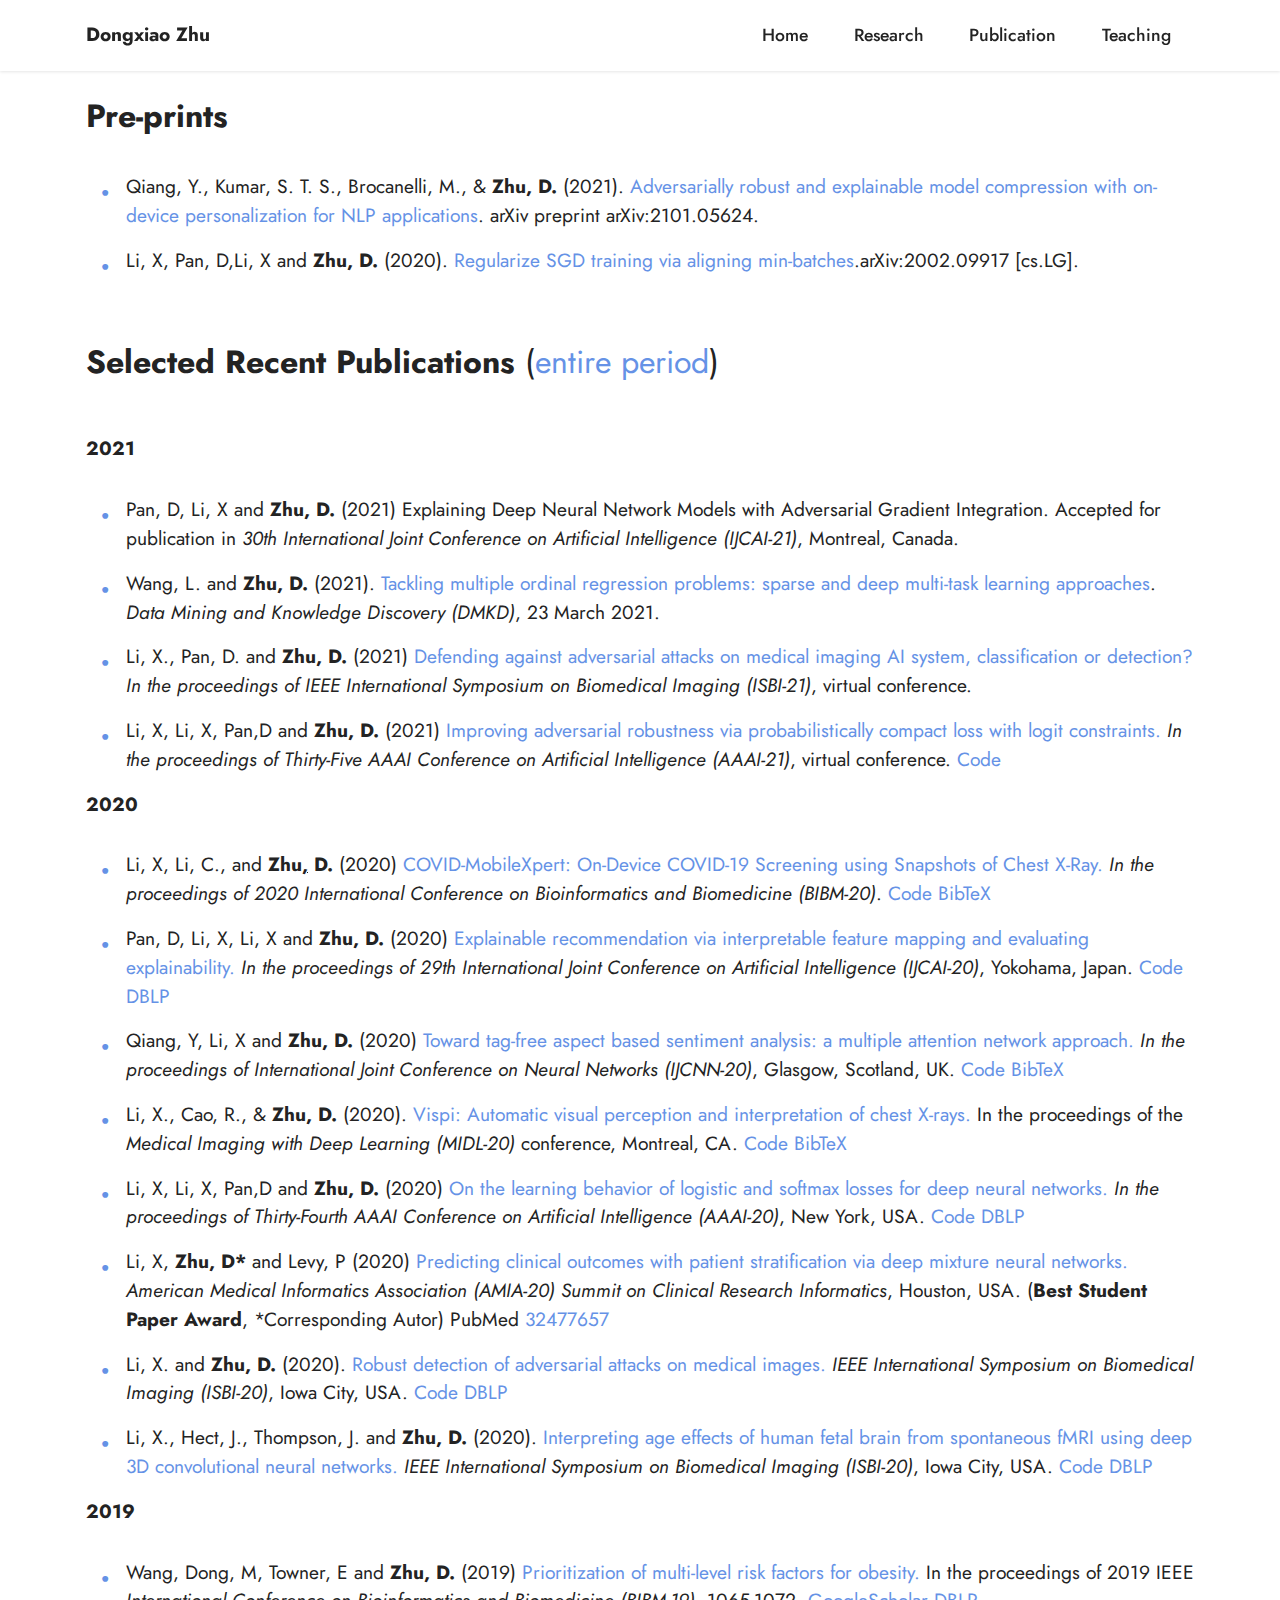
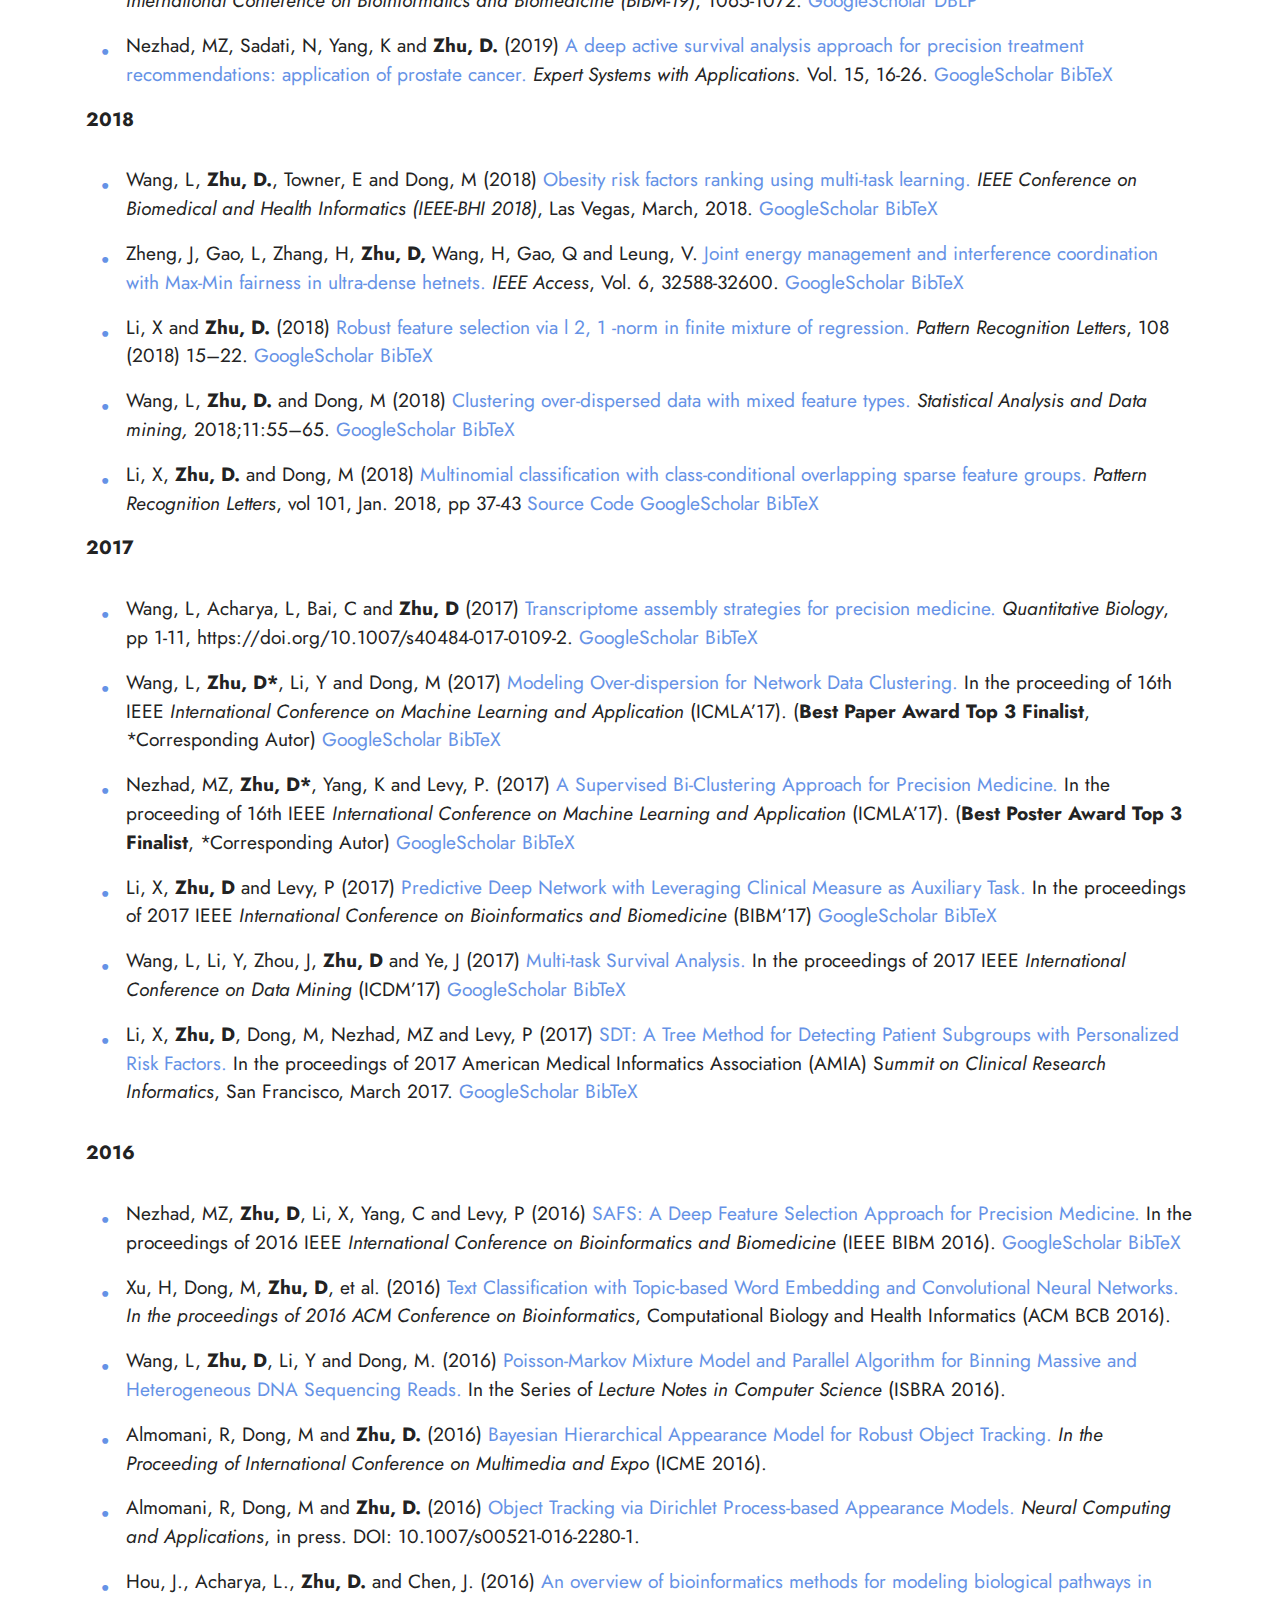
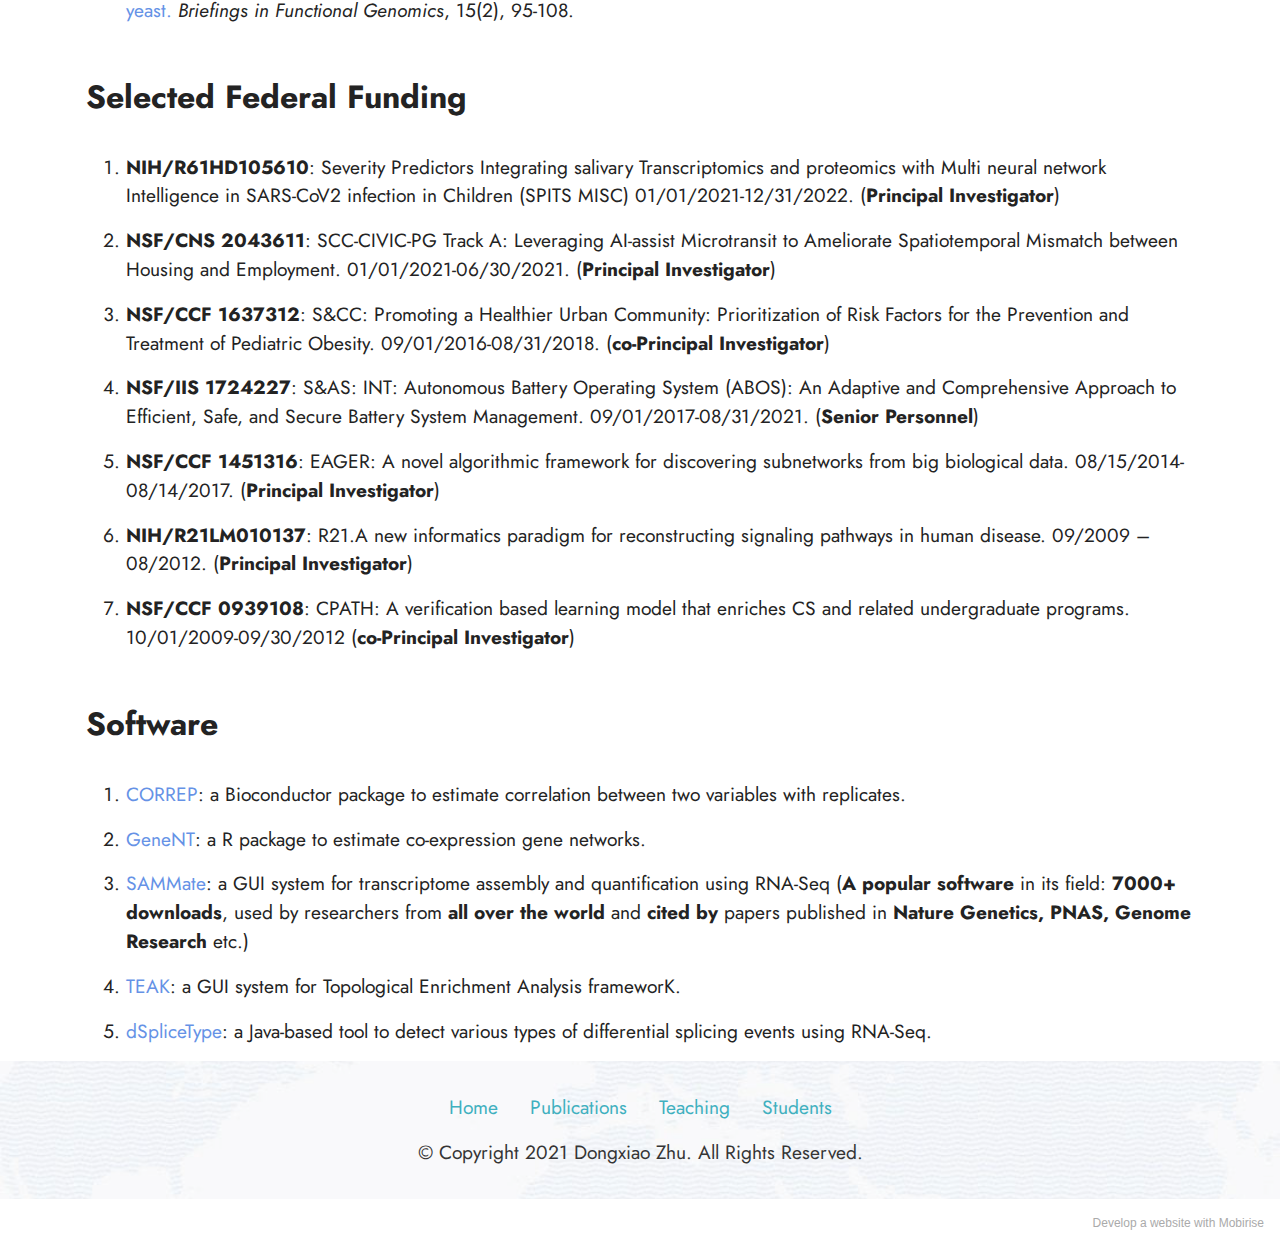
<file: publication.html>
<!DOCTYPE html>
<html  >
<head>
  <!-- Site made with Mobirise Website Builder v5.3.10, https://mobirise.com -->
  <meta charset="UTF-8">
  <meta http-equiv="X-UA-Compatible" content="IE=edge">
  <meta name="generator" content="Mobirise v5.3.10, mobirise.com">
  <meta name="viewport" content="width=device-width, initial-scale=1, minimum-scale=1">
  <link rel="shortcut icon" href="assets/images/logo.png" type="image/x-icon">
  <meta name="description" content="">
  
  
  <title>Publication</title>
  <link rel="stylesheet" href="assets/tether/tether.min.css">
  <link rel="stylesheet" href="assets/bootstrap/css/bootstrap.min.css">
  <link rel="stylesheet" href="assets/bootstrap/css/bootstrap-grid.min.css">
  <link rel="stylesheet" href="assets/bootstrap/css/bootstrap-reboot.min.css">
  <link rel="stylesheet" href="assets/dropdown/css/style.css">
  <link rel="stylesheet" href="assets/socicon/css/styles.css">
  <link rel="stylesheet" href="assets/theme/css/style.css">
  <link rel="preload" href="https://fonts.googleapis.com/css?family=Jost:100,200,300,400,500,600,700,800,900,100i,200i,300i,400i,500i,600i,700i,800i,900i&display=swap" as="style" onload="this.onload=null;this.rel='stylesheet'">
  <noscript><link rel="stylesheet" href="https://fonts.googleapis.com/css?family=Jost:100,200,300,400,500,600,700,800,900,100i,200i,300i,400i,500i,600i,700i,800i,900i&display=swap"></noscript>
  <link rel="preload" as="style" href="assets/mobirise/css/mbr-additional.css"><link rel="stylesheet" href="assets/mobirise/css/mbr-additional.css" type="text/css">
  
  
  
  
</head>
<body>
  
  <section class="menu menu1 cid-sDmoM1B40a" once="menu" id="menu1-9">
    

    <nav class="navbar navbar-dropdown navbar-fixed-top navbar-expand-lg">
        <div class="container">
            <div class="navbar-brand">
                
                <span class="navbar-caption-wrap"><a class="navbar-caption text-black text-primary display-7" href="index.html">Dongxiao Zhu</a></span>
            </div>
            <button class="navbar-toggler" type="button" data-toggle="collapse" data-target="#navbarSupportedContent" aria-controls="navbarNavAltMarkup" aria-expanded="false" aria-label="Toggle navigation">
                <div class="hamburger">
                    <span></span>
                    <span></span>
                    <span></span>
                    <span></span>
                </div>
            </button>
            <div class="collapse navbar-collapse" id="navbarSupportedContent">
                <ul class="navbar-nav nav-dropdown nav-right" data-app-modern-menu="true"><li class="nav-item"><a class="nav-link link text-black text-primary display-4" href="index.html#header11-6">Home</a></li><li class="nav-item"><a class="nav-link link text-black text-primary display-4" href="research.html">Research</a></li><li class="nav-item"><a class="nav-link link text-black text-primary display-4" href="publication.html">Publication</a></li>
                    <li class="nav-item"><a class="nav-link link text-black text-primary display-4" href="teaching.html">Teaching</a></li></ul>
                
                
            </div>
        </div>
    </nav>
</section>

<section class="content14 cid-sEd0S6bIpr" id="content14-c">
    
    
    
    <div class="container">
        <div class="row justify-content-center">
            <div class="col-md-12 col-lg-12">
                    <h3 class="mbr-section-title mbr-fonts-style mb-4 display-5">
                        <strong>Pre-prints</strong></h3>
                <ul class="list mbr-fonts-style display-7">
                    <li>Qiang, Y., Kumar, S. T. S., Brocanelli, M., &amp; <strong>Zhu, D.</strong>&nbsp;(2021). <a href="https://arxiv.org/pdf/2101.05624.pdf" class="text-primary">Adversarially robust and explainable model compression with on-device personalization for NLP applications</a>. arXiv preprint arXiv:2101.05624.</li><li>Li, X, Pan, D,Li, X and <strong>Zhu, D.</strong> (2020).<a href="https://dongxiaozhu.github.io/RegularizeMiniBatches.pdf" class="text-primary"> Regularize SGD training via aligning min-batches</a>.arXiv:2002.09917 [cs.LG].</li>
                </ul>
            </div>
        </div>
    </div>
</section>

<section class="content4 cid-sEeC349Mpv" id="content4-v">
    
    
    <div class="container">
        <div class="row justify-content-center">
            <div class="title col-md-12 col-lg-12">
                
                <h4 class="mbr-section-subtitle align-center mbr-fonts-style mb-4 display-5"><strong>Selected Recent Publications </strong>(<a href="https://dongxiaozhu.github.io/pubs.html" class="text-primary">entire period</a>)</h4>
                
            </div>
        </div>
    </div>
</section>

<section class="content14 cid-sEd1B7afTa" id="content14-d">
    
    
    
    <div class="container">
        <div class="row justify-content-center">
            <div class="col-md-12 col-lg-12">
                    <h3 class="mbr-section-title mbr-fonts-style mb-4 display-7"><strong>2021</strong></h3>
                <ul class="list mbr-fonts-style display-7">
                    <li>Pan, D, Li, X and <strong>Zhu, D.</strong> (2021) Explaining Deep Neural Network Models with Adversarial Gradient Integration. Accepted for publication in <em>30th International Joint Conference on Artificial Intelligence (IJCAI-21)</em>, Montreal, Canada.</li><li>Wang, L. and <strong>Zhu, D.</strong> (2021). <a href="https://link.springer.com/article/10.1007/s10618-021-00746-8?wt_mc=Internal.Event.1.SEM.ArticleAuthorOnlineFirst&utm_source=ArticleAuthorOnlineFirst&utm_medium=email&utm_content=AA_en_06082018&ArticleAuthorOnlineFirst_20210324" class="text-primary">Tackling multiple ordinal regression problems: sparse and deep multi-task learning approaches</a>.<em> Data Mining and Knowledge Discovery (DMKD)</em>, 23 March 2021.</li><li>Li, X., Pan, D. and <strong>Zhu, D.</strong>&nbsp;(2021) <a href="https://arxiv.org/pdf/2006.13555.pdf" class="text-primary">Defending against adversarial attacks on medical imaging AI system, classification or detection?</a> <em>In the proceedings of IEEE International Symposium on Biomedical Imaging (ISBI-21)</em>, virtual conference.</li><li>Li, X, Li, X, Pan,D and <strong>Zhu, D.</strong> (2021) <a href="https://arxiv.org/pdf/2012.07688.pdf" class="text-primary">Improving adversarial robustness via probabilistically compact loss with logit constraints.</a> <em>In the proceedings of Thirty-Five AAAI Conference on Artificial Intelligence (AAAI-21)</em>, virtual conference. <a href="https://github.com/xinli0928/PC-LC" class="text-primary">Code</a></li>
                </ul>
            </div>
        </div>
    </div>
</section>

<section class="content14 cid-sEd1FSCZhe" id="content14-e">
    
    
    
    <div class="container">
        <div class="row justify-content-center">
            <div class="col-md-12 col-lg-12">
                    <h3 class="mbr-section-title mbr-fonts-style mb-4 display-7">
                        <strong>2020</strong></h3>
                <ul class="list mbr-fonts-style display-7">
                    <li><span style="font-size: 1.2rem;">Li, X, Li, C., and <strong>Zhu<u>,</u> D.</strong> (2020) <a href="https://arxiv.org/abs/2004.03042" class="text-primary">COVID-MobileXpert: On-Device COVID-19 Screening using Snapshots of Chest X-Ray.</a> <em>In the proceedings of 2020 International Conference on Bioinformatics and Biomedicine (BIBM-20)</em>. <a href="https://github.com/xinli0928/COVID-Xray" class="text-primary">Code</a> <a href="https://arxiv.org/abs/2004.03042" class="text-primary">BibTeX</a></span><br></li><li>Pan, D, Li, X, Li, X and <strong>Zhu, D.</strong> (2020)<a href="https://www.ijcai.org/Proceedings/2020/0373.pdf" class="text-primary"> Explainable recommendation via interpretable feature mapping and evaluating explainability.</a> <em>In the proceedings of 29th International Joint Conference on Artificial Intelligence (IJCAI-20)</em>, Yokohama, Japan. <a href="https://github.com/pd90506/AMCF" class="text-primary">Code</a> <a href="https://dblp.org/rec/conf/ijcai/PanLLZ20.html?view=bibtex" class="text-primary">DBLP</a> 
</li><li>Qiang, Y, Li, X and <strong>Zhu, D.</strong> (2020) <a href="https://dongxiaozhu.github.io/IJCNN20-ABSA.pdf" class="text-primary">Toward tag-free aspect based sentiment analysis: a multiple attention network approach.</a>&nbsp;<em>In the proceedings of International Joint Conference on Neural Networks (IJCNN-20)</em>, Glasgow, Scotland, UK. <a href="https://github.com/qiangyao1988/Toward-tag-free-ABSA" class="text-primary">Code</a> <a href="https://scholar.googleusercontent.com/scholar.bib?q=info:va7jZJLJNgYJ:scholar.google.com/&output=citation&scisdr=CgWZAe5wELzGkK3sStg:AAGBfm0AAAAAX1TpUtgzmFpn2J7dr-L0tLAlepRBZ8hK&scisig=AAGBfm0AAAAAX1TpUoEgmuoYLpoXZrGUBKh6s4qMKbei&scisf=4&ct=citation&cd=-1&hl=en&scfhb=1" class="text-primary">BibTeX</a>
</li><li>Li, X., Cao, R., &amp; <strong>Zhu, D.</strong> (2020). <a href="https://arxiv.org/abs/1906.05190" class="text-primary">Vispi: Automatic visual perception and interpretation of chest X-rays.</a> In the proceedings of the <em>Medical Imaging with Deep Learning (MIDL-20)</em> conference, Montreal, CA. <a href="https://github.com/xinli0928/COVID-Xray" class="text-primary">Code </a><a href="https://openreview.net/forum?id=otswIbmgYA" class="text-primary">BibTeX</a>
</li><li>Li, X, Li, X, Pan,D and <strong>Zhu, D.</strong> (2020) <a href="https://aaai.org/ojs/index.php/AAAI/article/view/5907" class="text-primary">On the learning behavior of logistic and softmax losses for deep neural networks.</a> <em>In the proceedings of Thirty-Fourth AAAI Conference on Artificial Intelligence (AAAI-20)</em>, New York, USA. <a href="https://github.com/Dichoto/LGL-INR" class="text-primary">Code </a><a href="https://dblp.org/rec/conf/aaai/LiLPZ20.html?view=bibtex" class="text-primary">DBLP</a>
</li><li>Li, X,<strong> Zhu, D*</strong> and Levy, P (2020) <a href="https://www.ncbi.nlm.nih.gov/pmc/articles/PMC7233047/" class="text-primary">Predicting clinical outcomes with patient stratification via deep mixture neural networks.</a> <em>American Medical Informatics Association (AMIA-20) Summit on Clinical Research Informatics</em>, Houston, USA. (<strong>Best Student Paper Award</strong>, *Corresponding Autor) PubMed <a href="https://www.ncbi.nlm.nih.gov/pmc/articles/PMC7233047/" class="text-primary">32477657</a>
</li><li>Li, X. and <strong>Zhu, D.</strong> (2020). <a href="https://dongxiaozhu.github.io/ISBI_adversarial.pdf" class="text-primary">Robust detection of adversarial attacks on medical images.</a> <em>IEEE International Symposium on Biomedical Imaging (ISBI-20)</em>, Iowa City, USA. <a href="https://github.com/xinli0928/COVID-Xray" class="text-primary">Code </a><a href="https://dblp.org/rec/conf/isbi/LiZ20.html?view=bibtex" class="text-primary">DBLP</a>
</li><li>Li, X., Hect, J., Thompson, J. and <strong>Zhu, D.</strong> (2020). <a href="https://arxiv.org/abs/1906.03691" class="text-primary">Interpreting age effects of human fetal brain from spontaneous fMRI using deep 3D convolutional neural networks.</a> <em>IEEE International Symposium on Biomedical Imaging (ISBI-20)</em>, Iowa City, USA. <a href="https://github.com/xinli0928/COVID-Xray" class="text-primary">Code </a><a href="https://dblp.org/rec/conf/isbi/LiHTZ20.html?view=bibtex" class="text-primary">DBLP</a></li>
                </ul>
            </div>
        </div>
    </div>
</section>

<section class="content14 cid-sEd3ulAPso" id="content14-f">
    
    
    
    <div class="container">
        <div class="row justify-content-center">
            <div class="col-md-12 col-lg-12">
                    <h3 class="mbr-section-title mbr-fonts-style mb-4 display-7">
                        <strong>2019</strong></h3>
                <ul class="list mbr-fonts-style display-7">
                    <li>Wang, Dong, M, Towner, E and <strong>Zhu, D.</strong> (2019) <a href="https://dongxiaozhu.github.io/BIBM19-ObesityRiskFactors.pdf" class="text-primary">Prioritization of multi-level risk factors for obesity.</a> In the proceedings of 2019 IEEE <em>International Conference on Bioinformatics and Biomedicine (BIBM-19)</em>, 1065-1072. <a href="https://scholar.google.com/scholar?hl=en&as_sdt=0%2C23&q=Prioritization+of+Multi-Level+Risk+Factors+for+Obesity&btnG=" class="text-primary">GoogleScholar </a><a href="https://dblp.org/rec/conf/bibm/WangDTZ19.html?view=bibtex" class="text-primary">DBLP</a>
</li><li>Nezhad, MZ, Sadati, N, Yang, K and <strong>Zhu, D.</strong> (2019) <a href="https://dongxiaozhu.github.io/ESA19-ActiveLearningSurvival.pdf" class="text-primary">A deep active survival analysis approach for precision treatment recommendations: application of prostate cancer.</a> <em>Expert Systems with Applications.</em> Vol. 15, 16-26. <a href="https://scholar.google.com/scholar?hl=en&as_sdt=0%2C23&q=A+deep+active+survival+analysis+approach+for+precision+treatment+recommendations%3A+application+of+prostate+cancer&btnG=" class="text-primary">GoogleScholar </a><a href="https://scholar.googleusercontent.com/scholar.bib?q=info:QaKAP0cguOsJ:scholar.google.com/&output=citation&scisdr=CgWZAe5wEN2Bt7do2ZI:AAGBfm0AAAAAXkdtwZJAmBxJXIWwg9uV8pWA3n5S4y-0&scisig=AAGBfm0AAAAAXkdtwYUZrZyPsJ9-5GzpZsUPzZMoZ4W3&scisf=4&ct=citation&cd=-1&hl=en" class="text-primary">BibTeX</a></li>
                </ul>
            </div>
        </div>
    </div>
</section>

<section class="content14 cid-sEd3uKAesC" id="content14-g">
    
    
    
    <div class="container">
        <div class="row justify-content-center">
            <div class="col-md-12 col-lg-12">
                    <h3 class="mbr-section-title mbr-fonts-style mb-4 display-7">
                        <strong>2018</strong></h3>
                <ul class="list mbr-fonts-style display-7">
                    <li><span style="font-size: 1.2rem;">Wang, L, <strong>Zhu, D.</strong>, Towner, E and Dong, M (2018) <a href="https://dongxiaozhu.github.io/BHI18-ObesityRiskFactors.pdf" class="text-primary">Obesity risk factors ranking using multi-task learning.</a> <em>IEEE Conference on Biomedical and Health Informatics (IEEE-BHI 2018)</em>, Las Vegas, March, 2018. <a href="https://scholar.google.com/scholar?hl=en&as_sdt=0%2C23&q=Obesity+risk+factors+ranking+using+multi-task+learning&btnG=" class="text-primary">GoogleScholar </a><a href="https://scholar.googleusercontent.com/scholar.bib?q=info:ACsBTE4-lU8J:scholar.google.com/&output=citation&scisdr=CgWZAe5wEN2Bt7fx-wY:AAGBfm0AAAAAXkf04wb2ilcC0p9SvEn4bN-pRfDj05lq&scisig=AAGBfm0AAAAAXkf046ueDNYXxwlZF3sQRD-dukeTqO4U&scisf=4&ct=citation&cd=-1&hl=en" class="text-primary">BibTeX</a></span><br></li><li>Zheng, J, Gao, L, Zhang, H,<strong> Zhu, D,</strong> Wang, H, Gao, Q and Leung, V. <a href="https://dongxiaozhu.github.io/AccessMaxMin.pdf" class="text-primary">Joint energy management and interference coordination with Max-Min fairness in ultra-dense hetnets.</a> <em>IEEE Access</em>, Vol. 6, 32588-32600. <a href="https://scholar.google.com/scholar?hl=en&as_sdt=0%2C23&q=Joint+Energy+Management+and+Interference+Coordination+With+Max-Min+Fairness+in+Ultra-Dense+HetNets&btnG=" class="text-primary">GoogleScholar </a><a href="https://scholar.googleusercontent.com/scholar.bib?q=info:cHKtwhsJhqoJ:scholar.google.com/&output=citation&scisdr=CgWZAe5wEN2Bt7fwRkM:AAGBfm0AAAAAXkf1XkPDUfLYxIOj0FEDfzVO4IKXIopp&scisig=AAGBfm0AAAAAXkf1Xq8SgrpyvqpLZOQhbmohpK6HMaJI&scisf=4&ct=citation&cd=-1&hl=en" class="text-primary">BibTeX</a>
</li><li>Li, X and <strong>Zhu, D.</strong> (2018) <a href="https://dongxiaozhu.github.io/PRL18-FMR.pdf" class="text-primary">Robust feature selection via l 2, 1 -norm in finite mixture of regression.</a> <em>Pattern Recognition Letters</em>, 108 (2018) 15–22. <a href="https://scholar.google.com/scholar?q=Robust+feature+selection+via+l2%2C+1-norm+in+finite+mixture+of+regression." class="text-primary">GoogleScholar </a><a href="https://scholar.googleusercontent.com/scholar.bib?q=info:PHcJN0o5J2IJ:scholar.google.com/&output=citation&scisdr=CgWZAe5wEN2Bt7fyCJQ:AAGBfm0AAAAAXkf3EJSBQcMd8w1aKglahs4ffbnmxhMd&scisig=AAGBfm0AAAAAXkf3EEnN_xZOE4VtQE2RBF2N1TanNjxd&scisf=4&ct=citation&cd=-1&hl=en" class="text-primary">BibTeX</a>
</li><li>Wang, L, <strong>Zhu, D.</strong> and Dong, M (2018) <a href="https://dongxiaozhu.github.io/SAM18-Clustering.pdf" class="text-primary">Clustering over-dispersed data with mixed feature types.</a> <em>Statistical Analysis and Data mining,</em> 2018;11:55–65. <a href="https://scholar.google.com/scholar?hl=en&as_sdt=0%2C23&q=Clustering+over-dispersed+data+with+mixed+feature+types&btnG=" class="text-primary">GoogleScholar</a> <a href="https://scholar.googleusercontent.com/scholar.bib?q=info:Dea4eW0YruoJ:scholar.google.com/&output=citation&scisdr=CgWZAe5wEN2Bt7fy1cw:AAGBfm0AAAAAXkf3zcwRYLOnBNyOKQFPs3Ldok9l9xDo&scisig=AAGBfm0AAAAAXkf3zXcnUz5QVpLCA7aLwbNu7MbxtvUp&scisf=4&ct=citation&cd=-1&hl=en" class="text-primary">BibTeX</a>
</li><li>Li, X, <strong>Zhu, D.</strong> and Dong, M (2018) <a href="https://dongxiaozhu.github.io/PRL18-OverlappingLasso.pdf" class="text-primary">Multinomial classification with class-conditional overlapping sparse feature groups.</a> <em>Pattern Recognition Letters</em>, vol 101, Jan. 2018, pp 37-43 <a href="https://dongxiaozhu.github.io/CCSOGL%20Package.zip" class="text-primary">Source Code</a> <a href="https://scholar.google.com/scholar?hl=en&as_sdt=0%2C23&q=Multinomial+classification+with+class-conditional+overlapping+sparse+feature+groups.&btnG=" class="text-primary">GoogleScholar </a><a href="https://scholar.googleusercontent.com/scholar.bib?q=info:4hI6fSCpDaQJ:scholar.google.com/&output=citation&scisdr=CgWZAe5wEN2Bt7f9J3s:AAGBfm0AAAAAXkf4P3s8Yqykz_H8dcIJcjQuHPDDSF09&scisig=AAGBfm0AAAAAXkf4P9qRNPp800ioxHiKf4JYK62wJ9lD&scisf=4&ct=citation&cd=-1&hl=en" class="text-primary">BibTeX</a></li>
                </ul>
            </div>
        </div>
    </div>
</section>

<section class="content14 cid-sEd3PlQjRW" id="content14-h">
    
    
    
    <div class="container">
        <div class="row justify-content-center">
            <div class="col-md-12 col-lg-12">
                    <h3 class="mbr-section-title mbr-fonts-style mb-4 display-7">
                        <strong>2017</strong></h3>
                <ul class="list mbr-fonts-style display-7">
                    <li>Wang, L, Acharya, L, Bai, C and <strong>Zhu, D</strong> (2017) <a href="https://dongxiaozhu.github.io/QB17-TranscriptomeAssembly.pdf" class="text-primary">Transcriptome assembly strategies for precision medicine.</a> <em>Quantitative Biology</em>, pp 1-11, https://doi.org/10.1007/s40484-017-0109-2. <a href="https://scholar.google.com/scholar?hl=en&as_sdt=0%2C23&q=Transcriptome+assembly+strategies+for+precision+medicine&btnG=" class="text-primary">GoogleScholar </a><a href="https://scholar.googleusercontent.com/scholar.bib?q=info:CFwZcKv5ABEJ:scholar.google.com/&output=citation&scisdr=CgWZAe5wEN2Bt7f9tPo:AAGBfm0AAAAAXkf4rPrO2It-apsyUNEtWVXyF4fnioty&scisig=AAGBfm0AAAAAXkf4rJIzlD4KaM4omh0LL1vmJhyr6Mc0&scisf=4&ct=citation&cd=-1&hl=en" class="text-primary">BibTeX</a>
</li><li>Wang, L,<strong> Zhu, D*</strong>, Li, Y and Dong, M (2017) <a href="https://dongxiaozhu.github.io/ICMLA17.pdf" class="text-primary">Modeling Over-dispersion for Network Data Clustering.</a> In the proceeding of 16th IEEE <em>International Conference on Machine Learning and Application</em> (ICMLA’17). (<strong>Best Paper Award Top 3 Finalist</strong>, *Corresponding Autor) <a href="https://scholar.google.com/scholar?hl=en&as_sdt=0%2C23&q=Modeling+Over-dispersion+for+Network+Data+Clustering&btnG=" class="text-primary">GoogleScholar </a><a href="https://scholar.googleusercontent.com/scholar.bib?q=info:bueQ6sqXYEcJ:scholar.google.com/&output=citation&scisdr=CgWZAe5wEN2Bt7f8L0E:AAGBfm0AAAAAXkf5N0F95TrDTjtfo2A_zMs3f5bNVq0I&scisig=AAGBfm0AAAAAXkf5N5QbajERkitEESjgoWYGOrL7eyvM&scisf=4&ct=citation&cd=-1&hl=en" class="text-primary">BibTeX</a>
</li><li>Nezhad, MZ, <strong>Zhu, D*</strong>, Yang, K and Levy, P. (2017) <a href="https://dongxiaozhu.github.io/ICMLA17b.pdf" class="text-primary">A Supervised Bi-Clustering Approach for Precision Medicine.</a> In the proceeding of 16th IEEE <em>International Conference on Machine Learning and Application</em> (ICMLA’17).  (<strong>Best Poster Award Top 3 Finalist</strong>, *Corresponding Autor) <a href="https://scholar.google.com/scholar?hl=en&as_sdt=0%2C23&q=A+Supervised+Bi-Clustering+Approach+for+Precision+Medicine&btnG=" class="text-primary">GoogleScholar </a><a href="https://scholar.googleusercontent.com/scholar.bib?q=info:h_a6BP8NkUcJ:scholar.google.com/&output=citation&scisdr=CgWZAe5wEN2Bt7f_WxU:AAGBfm0AAAAAXkf6QxXgzQwYUZEI7WfMCjInLx1n6uXD&scisig=AAGBfm0AAAAAXkf6Q7RD8WUwjRLDjy4Ab4QSSlGVWZec&scisf=4&ct=citation&cd=-1&hl=en" class="text-primary">BibTeX</a>
</li><li>Li, X, <strong>Zhu, D</strong> and Levy, P (2017) <a href="https://dongxiaozhu.github.io/BIBM2017-AuxillaryRegularization.pdf" class="text-primary">Predictive Deep Network with Leveraging Clinical Measure as Auxiliary Task.</a> In the proceedings of 2017 IEEE <em>International Conference on Bioinformatics and Biomedicine</em> (BIBM’17) <a href="https://scholar.google.com/scholar?hl=en&as_sdt=0%2C23&q=Predictive+Deep+Network+with+Leveraging+Clinical+Measure+as+Auxiliary+Task&btnG=" class="text-primary">GoogleScholar </a><a href="https://scholar.googleusercontent.com/scholar.bib?q=info:WHmdSZk2pmEJ:scholar.google.com/&output=citation&scisdr=CgWZAe5wEN2Bt7f_ov0:AAGBfm0AAAAAXkf6uv0rkQqWw73c_QQ1sGwNHMXJzBRf&scisig=AAGBfm0AAAAAXkf6umrBRYTwbzHXD1KfeyqYea1ALS2z&scisf=4&ct=citation&cd=-1&hl=en" class="text-primary">BibTeX</a>
</li><li>Wang, L, Li, Y, Zhou, J, <strong>Zhu, D</strong> and Ye, J (2017) <a href="https://dongxiaozhu.github.io/ICDM17-Survival.pdf" class="text-primary">Multi-task Survival Analysis.</a> In the proceedings of 2017 IEEE <em>International Conference on Data Mining</em> (ICDM’17) <a href="https://scholar.google.com/scholar?cluster=1662190289556401335&hl=en&as_sdt=0,23" class="text-primary">GoogleScholar </a><a href="https://scholar.googleusercontent.com/scholar.bib?q=info:t-wc_kJJERcJ:scholar.google.com/&output=citation&scisdr=CgWZAe5wEN2Bt7f-WNM:AAGBfm0AAAAAXkf7QNOQMiegqfP007_QOG2M20j5yx8u&scisig=AAGBfm0AAAAAXkf7QDE1aaPCZHoHXPTeySdZtghqhbj7&scisf=4&ct=citation&cd=-1&hl=en&scfhb=1" class="text-primary">BibTeX</a>
</li><li>Li, X, <strong>Zhu, D</strong>, Dong, M, Nezhad, MZ and Levy, P (2017) <a href="https://www.ncbi.nlm.nih.gov/pubmed/28815129" class="text-primary">SDT: A Tree Method for Detecting Patient Subgroups with Personalized Risk Factors.</a> In the proceedings of 2017 American Medical Informatics Association (AMIA) S<em>ummit on Clinical Research Informatics</em>, San Francisco, March 2017. <a href="https://scholar.google.com/scholar?hl=en&as_sdt=0%2C23&q=SDT%3A+A+Tree+Method+for+Detecting+Patient+Subgroups+with+Personalized+Risk+Factors&btnG=" class="text-primary">GoogleScholar </a><a href="https://scholar.googleusercontent.com/scholar.bib?q=info:PZD4nIQ51a8J:scholar.google.com/&output=citation&scisdr=CgWZAe5wEN2Bt7f-kVI:AAGBfm0AAAAAXkf7iVL-KkAOmu-yKgtwoBzppVC4HZ_1&scisig=AAGBfm0AAAAAXkf7iRMK8v4QB50tvvRKZ86hPdrrBNM8&scisf=4&ct=citation&cd=-1&hl=en" class="text-primary">BibTeX</a></li>
                </ul>
            </div>
        </div>
    </div>
</section>

<section class="content14 cid-sEd3V5ksGi" id="content14-i">
    
    
    
    <div class="container">
        <div class="row justify-content-center">
            <div class="col-md-12 col-lg-12">
                    <h3 class="mbr-section-title mbr-fonts-style mb-4 display-7">
                        <strong>2016</strong></h3>
                <ul class="list mbr-fonts-style display-7">
                    <li>Nezhad, MZ, <strong>Zhu, D</strong>, Li, X, Yang, C and Levy, P (2016)  <a href="https://dongxiaozhu.github.io/BIBM16-SAFS.pdf" class="text-primary">SAFS: A Deep Feature Selection Approach for Precision Medicine.</a> In the proceedings of 2016 IEEE <em>International Conference on Bioinformatics and Biomedicine</em> (IEEE BIBM 2016). <a href="https://scholar.google.com/scholar?hl=en&as_sdt=0%2C23&q=SAFS%3A+A+Deep+Feature+Selection+Approach+for+Precision+Medicine&btnG=" class="text-primary">GoogleScholar </a><a href="https://scholar.googleusercontent.com/scholar.bib?q=info:RGb6qQzdsywJ:scholar.google.com/&output=citation&scisdr=CgWZAe5wEN2Bt7f5HtU:AAGBfm0AAAAAXkf8BtU91O0BTXm28QoPxj9ycZ3o426N&scisig=AAGBfm0AAAAAXkf8BkFtIQdKI8yrPiGGJurK9B9qM_nI&scisf=4&ct=citation&cd=-1&hl=en" class="text-primary">BibTeX</a>
</li><li>Xu, H, Dong, M, <strong>Zhu, D</strong>, et al. (2016) <a href="https://www.researchgate.net/publication/305773577_Text_Classification_with_Topic-based_Word_Embedding_and_Convolutional_Neural_Networks" class="text-primary">Text Classification with Topic-based Word Embedding and Convolutional Neural Networks.</a> <em>In the proceedings of 2016 ACM Conference on Bioinformatics</em>, Computational Biology and Health Informatics (ACM BCB 2016).
</li><li>Wang, L, <strong>Zhu, D</strong>, Li, Y and Dong, M. (2016) <a href="http://link.springer.com/chapter/10.1007%2F978-3-319-38782-6_2" class="text-primary">Poisson-Markov Mixture Model and Parallel Algorithm for Binning Massive and Heterogeneous DNA Sequencing Reads.</a> In the Series of <em>Lecture Notes in Computer Science</em> (ISBRA 2016).
</li><li>Almomani, R, Dong, M and <strong>Zhu, D.</strong> (2016) <a href="http://ieeexplore.ieee.org/document/7552909/" class="text-primary">Bayesian Hierarchical Appearance Model for Robust Object Tracking.</a> <em>In the Proceeding of International Conference on Multimedia and Expo</em> (ICME 2016).
</li><li>Almomani, R, Dong, M and <strong>Zhu, D.</strong> (2016) <a href="http://link.springer.com/article/10.1007/s00521-016-2280-1" class="text-primary">Object Tracking via Dirichlet Process-based Appearance Models.</a> <em>Neural Computing and Applications</em>, in press. DOI: 10.1007/s00521-016-2280-1.
</li><li>Hou, J., Acharya, L., <strong>Zhu, D.</strong> and Chen, J. (2016) <a href="https://academic.oup.com/bfg/article-abstract/15/2/95/2450501?redirectedFrom=PDF" class="text-primary">An overview of bioinformatics methods for modeling biological pathways in yeast.</a> <em>Briefings in Functional Genomics</em>, 15(2), 95-108.&nbsp;</li>
                </ul>
            </div>
        </div>
    </div>
</section>

<section class="content9 cid-sEeDxnp7co" id="content9-x">
    

    <div class="container">
        <div class="row justify-content-center">
            <div class="counter-container col-md-12 col-lg-12">
                <h4 class="mbr-section-title mbr-fonts-style mb-4 display-5"><strong>Selected Federal Funding</strong></h4>
                <div class="mbr-text mbr-fonts-style display-7">
                    <ol><li><strong>NIH/R61HD105610</strong>: Severity Predictors Integrating salivary Transcriptomics and proteomics with Multi neural network Intelligence in SARS-CoV2 infection in Children (SPITS MISC) 01/01/2021-12/31/2022. (<strong>Principal Investigator</strong>)
</li><li><strong>NSF/CNS 2043611</strong>: SCC-CIVIC-PG Track A: Leveraging AI-assist Microtransit to Ameliorate Spatiotemporal Mismatch between Housing and Employment. 01/01/2021-06/30/2021. (<strong>Principal Investigator</strong>)
</li><li><strong>NSF/CCF 1637312</strong>: S&amp;CC: Promoting a Healthier Urban Community: Prioritization of Risk Factors for the Prevention and Treatment of Pediatric Obesity. 09/01/2016-08/31/2018. (<strong>co-Principal Investigator</strong>)
</li><li><strong>NSF/IIS 1724227</strong>: S&amp;AS: INT: Autonomous Battery Operating System (ABOS): An Adaptive and Comprehensive Approach to Efficient, Safe, and Secure Battery System Management. 09/01/2017-08/31/2021. (<strong>Senior Personnel</strong>)
</li><li><strong>NSF/CCF 1451316</strong>: EAGER: A novel algorithmic framework for discovering subnetworks from big biological data. 08/15/2014-08/14/2017. (<strong>Principal Investigator</strong>)
</li><li><strong>NIH/R21LM010137</strong>: R21.A new informatics paradigm for reconstructing signaling pathways in human disease. 09/2009 – 08/2012. (<strong>Principal Investigator</strong>)
</li><li><strong>NSF/CCF 0939108</strong>: CPATH: A verification based learning model that enriches CS and related undergraduate programs. 10/01/2009-09/30/2012 (<strong>co-Principal Investigator</strong>)</li>
                    </ol>
                </div>
            </div>
        </div>
    </div>
</section>

<section class="content9 cid-sEeERsbCgQ" id="content9-y">
    

    <div class="container">
        <div class="row justify-content-center">
            <div class="counter-container col-md-12 col-lg-12">
                <h4 class="mbr-section-title mbr-fonts-style mb-4 display-5"><strong>Software</strong></h4>
                <div class="mbr-text mbr-fonts-style display-7">
                    <ol><li><a href="http://bioconductor.org/packages/devel/bioc/html/CORREP.html" class="text-primary">CORREP</a>: a Bioconductor package to estimate correlation between two variables with replicates.
</li><li><a href="http://cran.r-project.org/src/contrib/Archive/GeneNT/" class="text-primary">GeneNT</a>: a R package to estimate co-expression gene networks.
</li><li><a href="http://sammate.sourceforge.net/" class="text-primary">SAMMate</a>: a GUI system for transcriptome assembly and quantification using RNA-Seq (<strong>A popular software</strong> in its field: <strong>7000+ downloads</strong>, used by researchers from <strong>all over the world</strong> and <strong>cited by</strong> papers published in <strong>Nature Genetics, PNAS, Genome Research</strong> etc.)
</li><li><a href="http://code.google.com/p/teak/" class="text-primary">TEAK</a>: a GUI system for Topological Enrichment Analysis frameworK.
</li><li><a href="http://dsplicetype.sourceforge.net/" class="text-primary">dSpliceType</a>: a Java-based tool to detect various types of differential splicing events using RNA-Seq.</li>
                    </ol>
                </div>
            </div>
        </div>
    </div>
</section>

<section class="footer3 cid-sEd9n64OAA" once="footers" id="footer3-s">

    

    <div class="mbr-overlay" style="opacity: 0.4; background-color: rgb(255, 255, 255);"></div>

    <div class="container">
        <div class="media-container-row align-center mbr-white">
            <div class="row row-links">
                <ul class="foot-menu">
                    
                    
                    
                    
                    
                <li class="foot-menu-item mbr-fonts-style display-7"><a href="index.html" class="text-success">Home</a></li><li class="foot-menu-item mbr-fonts-style display-7"><a href="publications.html" class="text-success text-primary">Publications</a></li><li class="foot-menu-item mbr-fonts-style display-7"><a href="teaching.html" class="text-success text-primary">Teaching</a></li><li class="foot-menu-item mbr-fonts-style display-7"><a href="students.html" class="text-success text-primary">Students</a></li></ul>
            </div>
            
            <div class="row row-copirayt">
                <p class="mbr-text mb-0 mbr-fonts-style mbr-white align-center display-7">
                    © Copyright 2021 Dongxiao Zhu. All Rights Reserved.
                </p>
            </div>
        </div>
    </div>
</section><section style="background-color: #fff; font-family: -apple-system, BlinkMacSystemFont, 'Segoe UI', 'Roboto', 'Helvetica Neue', Arial, sans-serif; color:#aaa; font-size:12px; padding: 0; align-items: center; display: flex;"><a href="https://mobirise.site/t" style="flex: 1 1; height: 3rem; padding-left: 1rem;"></a><p style="flex: 0 0 auto; margin:0; padding-right:1rem;">Develop a <a href="https://mobirise.site/y" style="color:#aaa;">website</a> with Mobirise</p></section><script src="assets/web/assets/jquery/jquery.min.js"></script>  <script src="assets/popper/popper.min.js"></script>  <script src="assets/tether/tether.min.js"></script>  <script src="assets/bootstrap/js/bootstrap.min.js"></script>  <script src="assets/smoothscroll/smooth-scroll.js"></script>  <script src="assets/dropdown/js/nav-dropdown.js"></script>  <script src="assets/dropdown/js/navbar-dropdown.js"></script>  <script src="assets/touchswipe/jquery.touch-swipe.min.js"></script>  <script src="assets/theme/js/script.js"></script>  
  
  
</body>
</html>
</file>
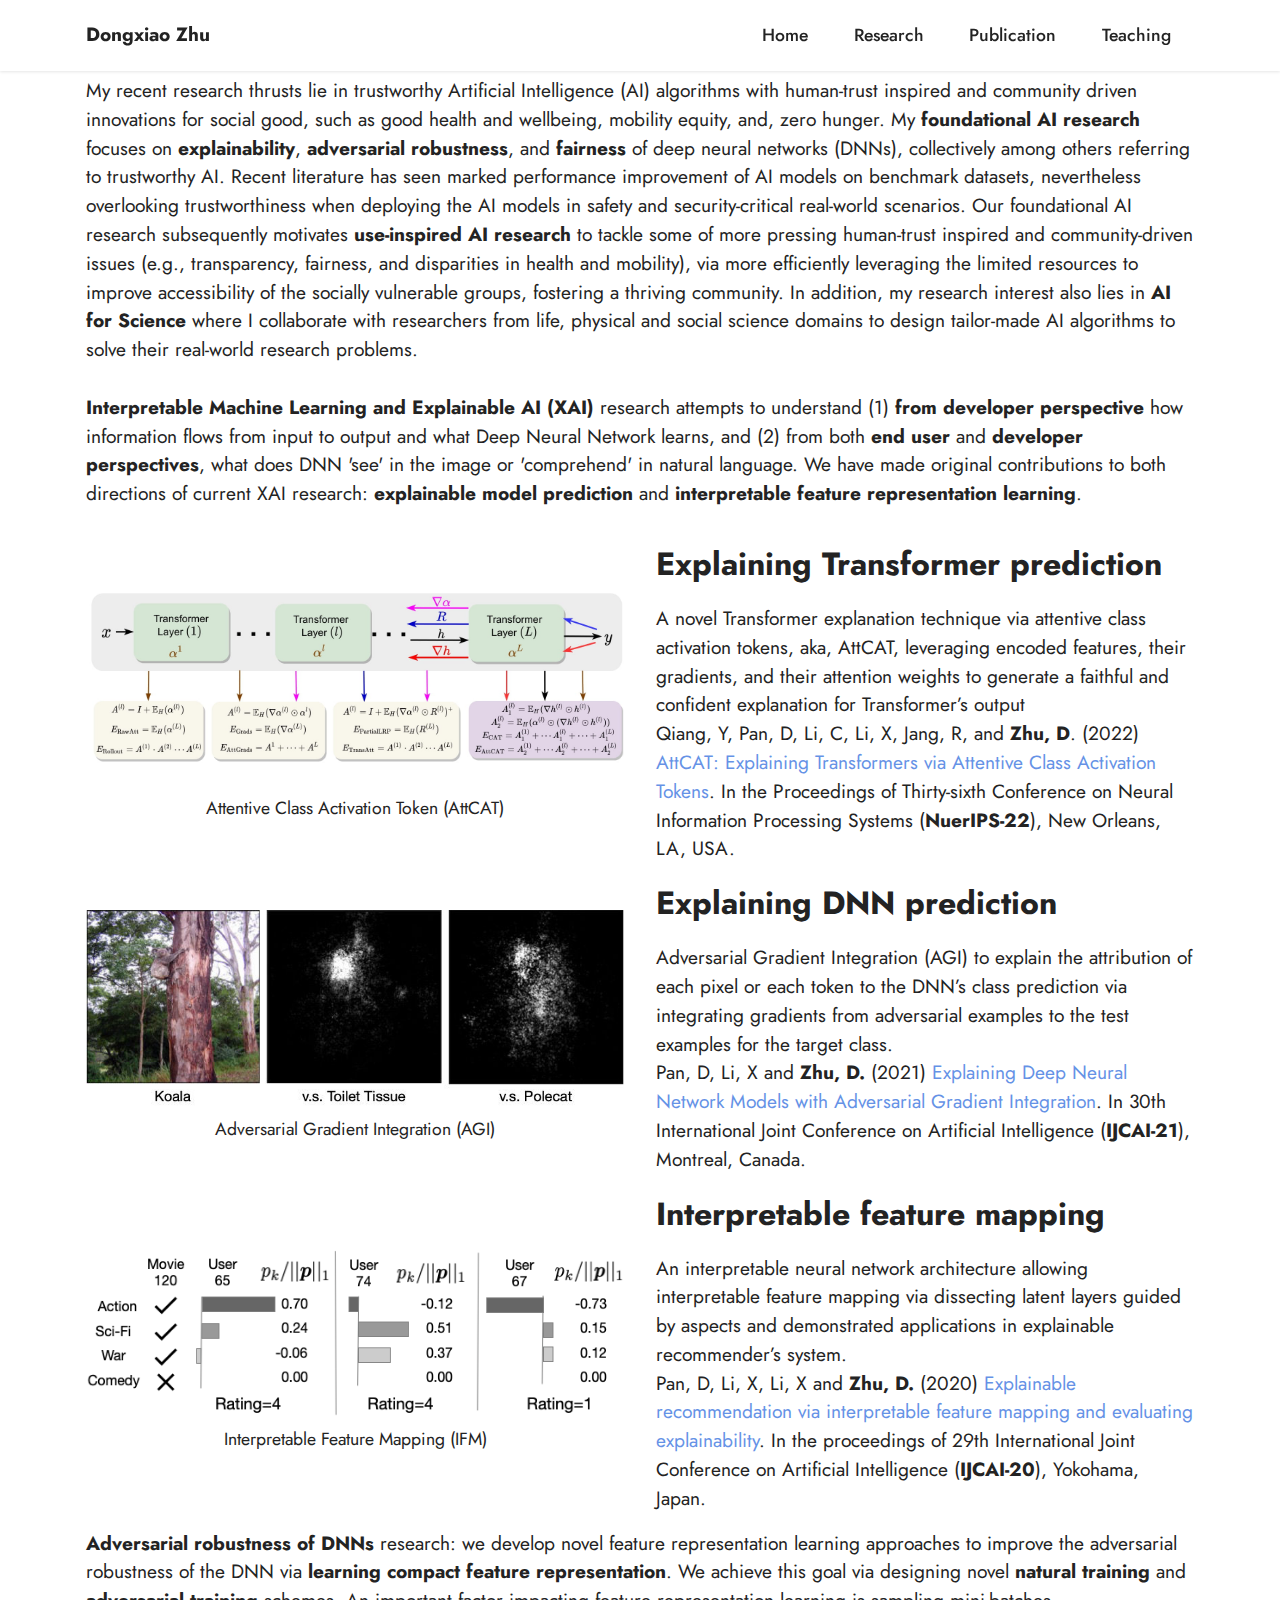
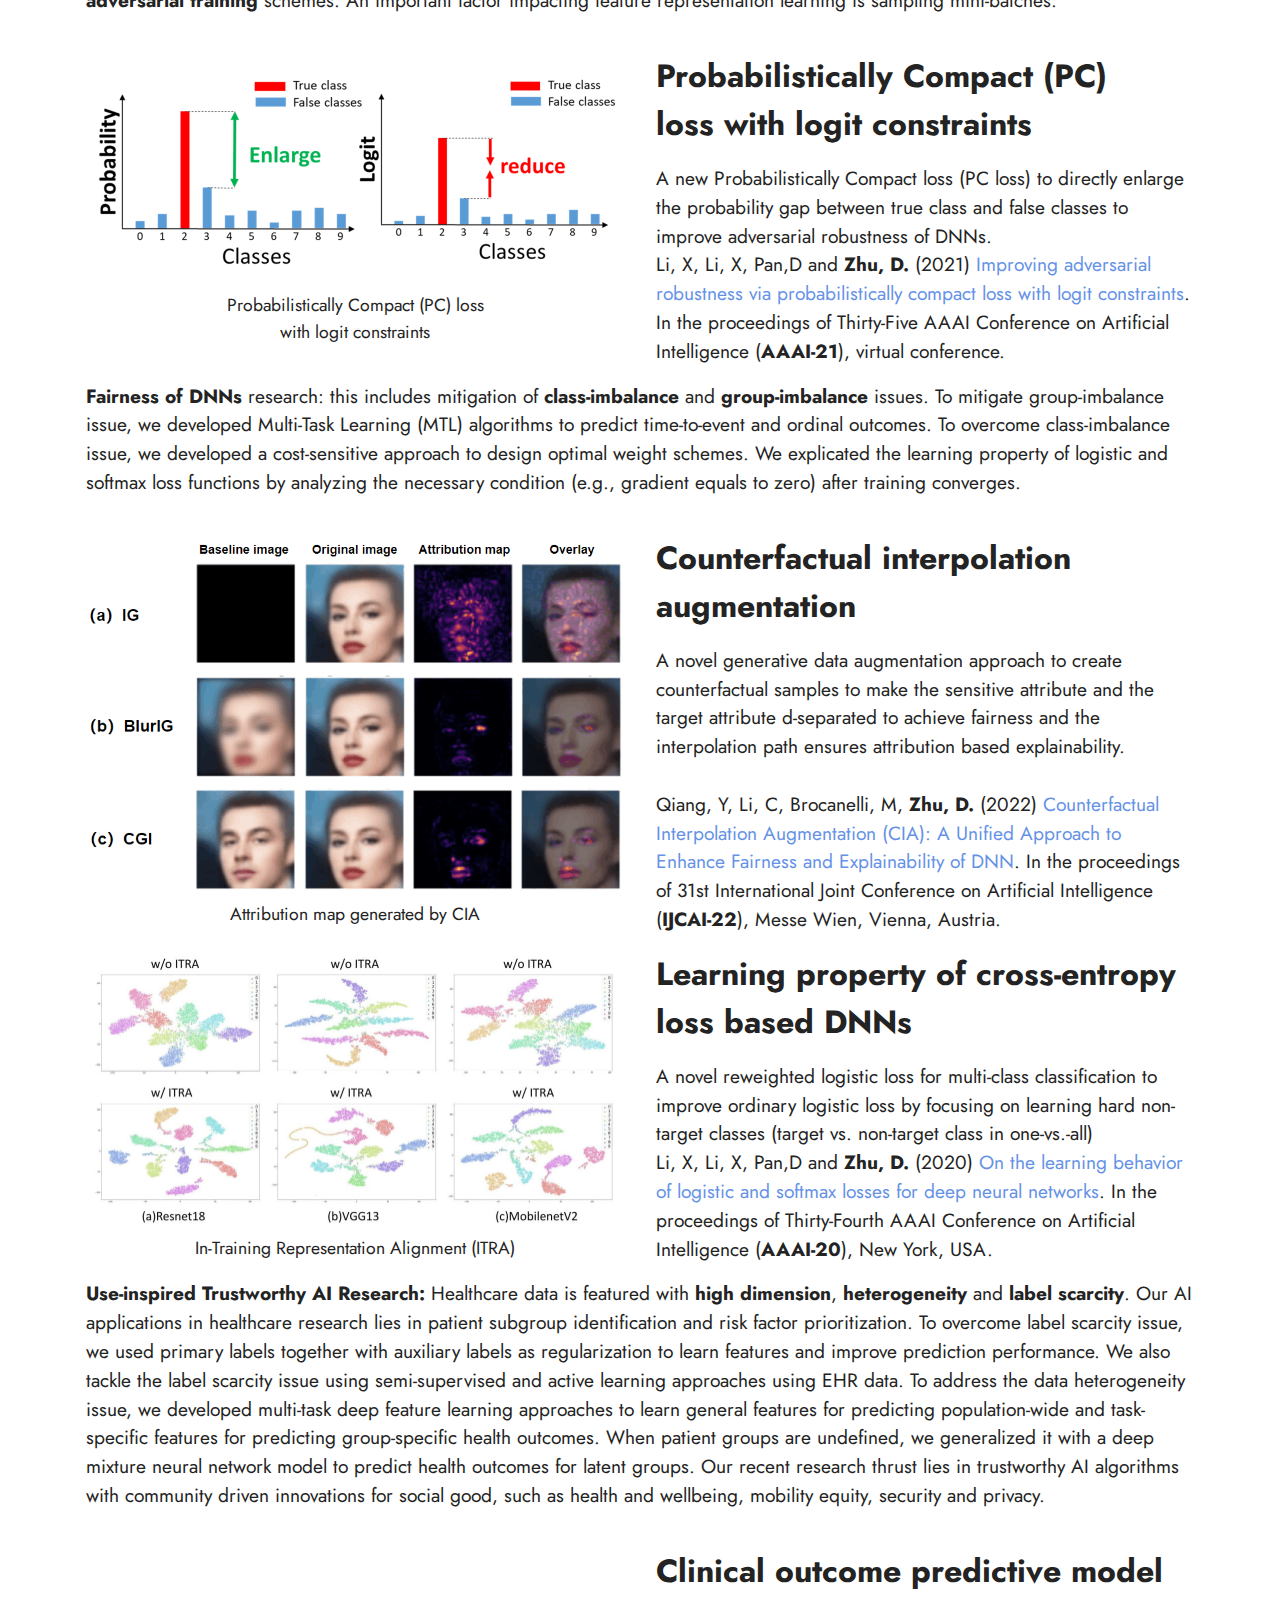
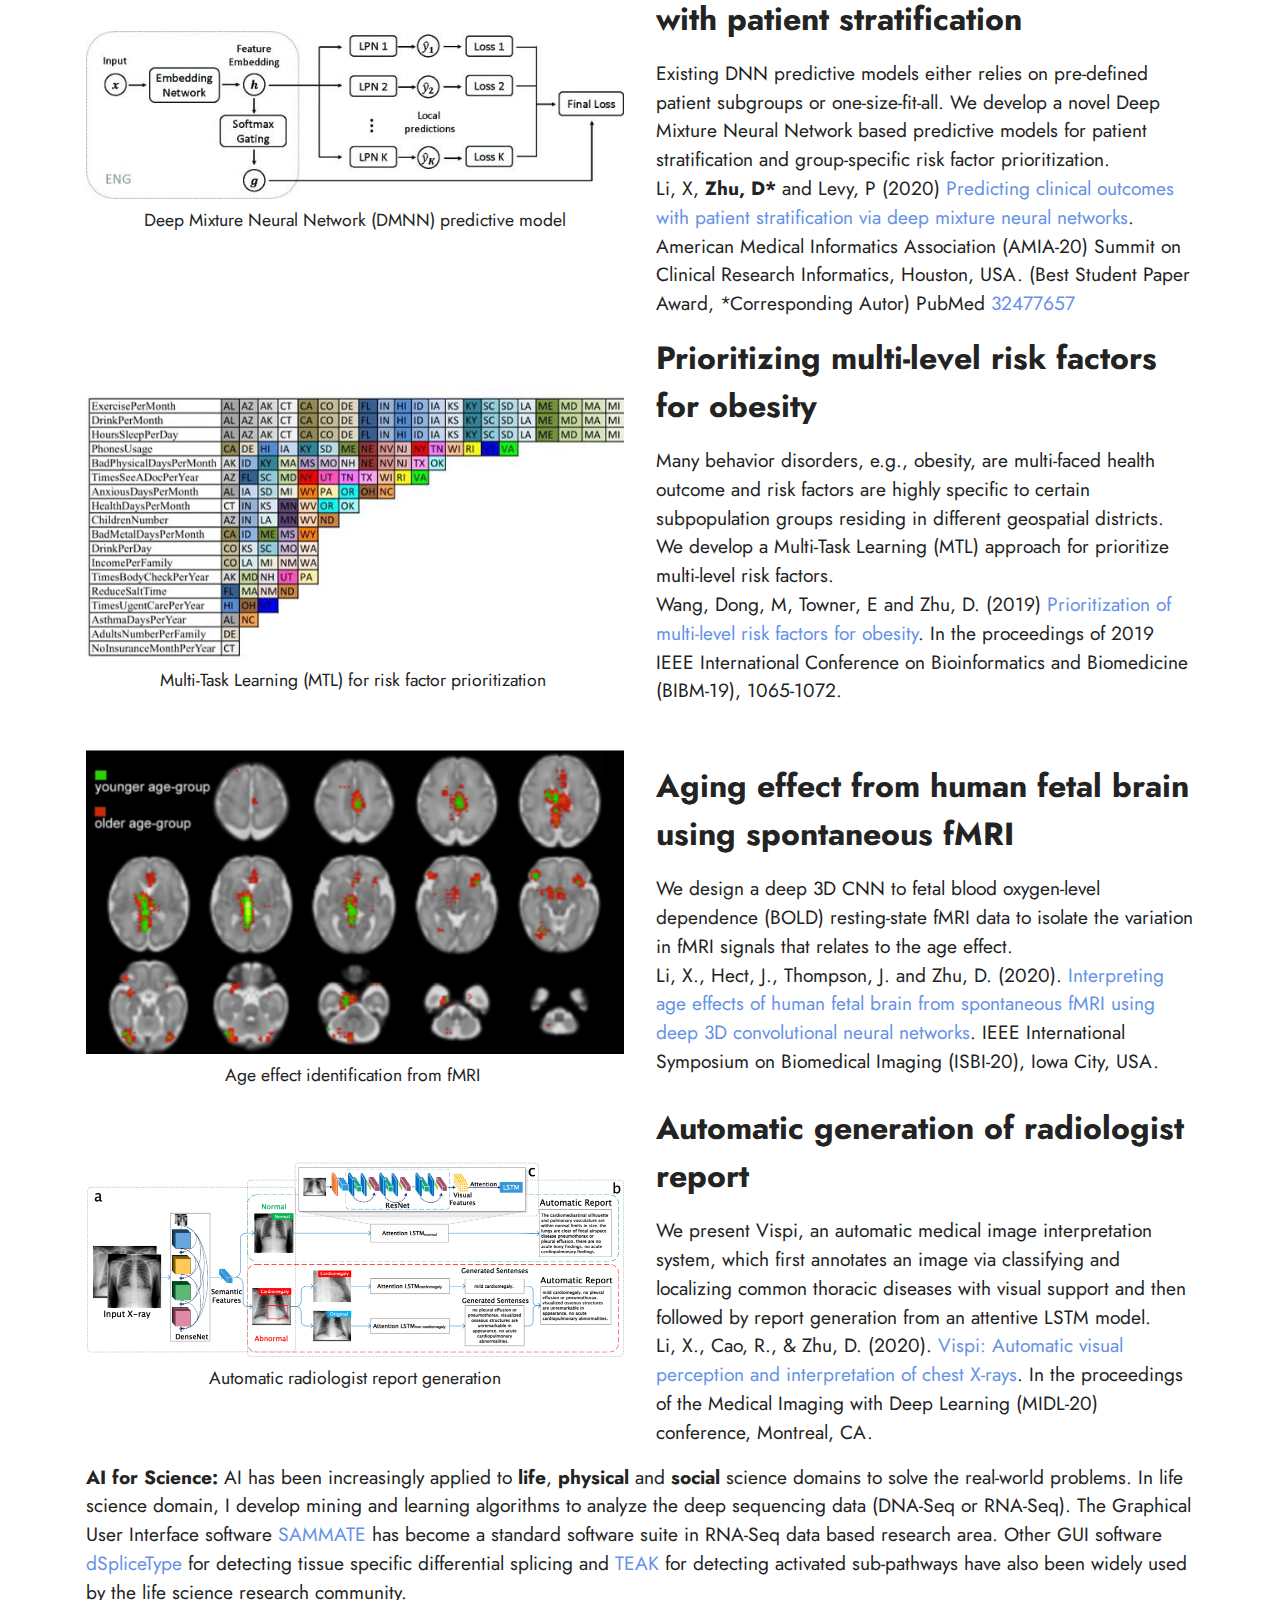
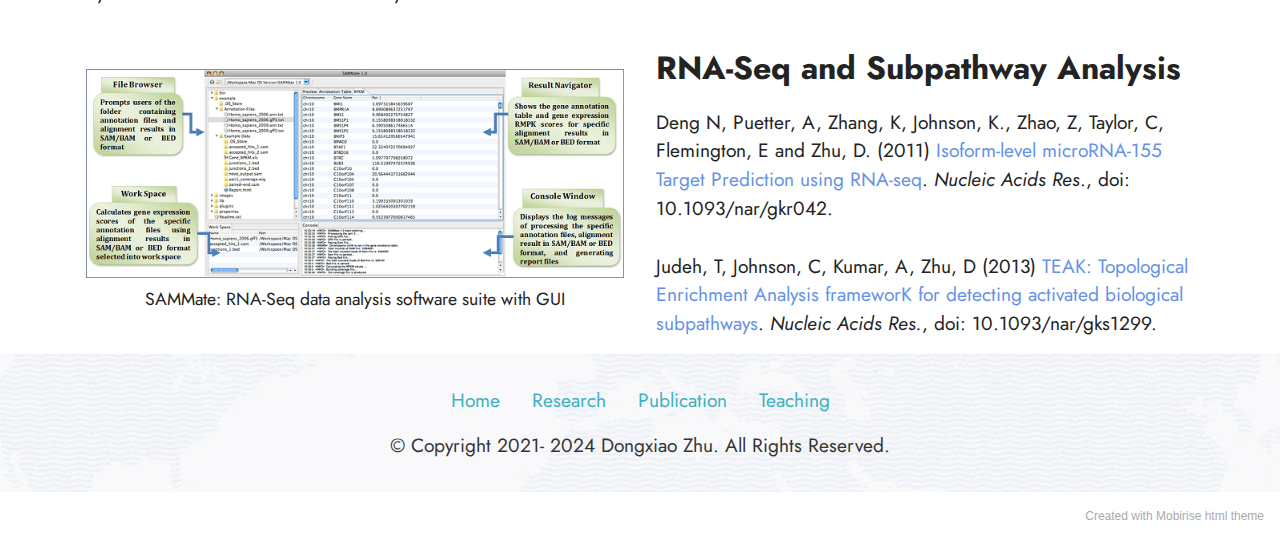
<file: research.html>
<!DOCTYPE html>
<html  >
<head>
  <!-- Site made with Mobirise Website Builder v5.3.10, https://mobirise.com -->
  <meta charset="UTF-8">
  <meta http-equiv="X-UA-Compatible" content="IE=edge">
  <meta name="generator" content="Mobirise v5.3.10, mobirise.com">
  <meta name="viewport" content="width=device-width, initial-scale=1, minimum-scale=1">
  <link rel="shortcut icon" href="assets/images/logo.png" type="image/x-icon">
  <meta name="description" content="">
  
  
  <title>Research</title>
  <link rel="stylesheet" href="assets/tether/tether.min.css">
  <link rel="stylesheet" href="assets/bootstrap/css/bootstrap.min.css">
  <link rel="stylesheet" href="assets/bootstrap/css/bootstrap-grid.min.css">
  <link rel="stylesheet" href="assets/bootstrap/css/bootstrap-reboot.min.css">
  <link rel="stylesheet" href="assets/dropdown/css/style.css">
  <link rel="stylesheet" href="assets/socicon/css/styles.css">
  <link rel="stylesheet" href="assets/theme/css/style.css">
  <link rel="preload" href="https://fonts.googleapis.com/css?family=Jost:100,200,300,400,500,600,700,800,900,100i,200i,300i,400i,500i,600i,700i,800i,900i&display=swap" as="style" onload="this.onload=null;this.rel='stylesheet'">
  <noscript><link rel="stylesheet" href="https://fonts.googleapis.com/css?family=Jost:100,200,300,400,500,600,700,800,900,100i,200i,300i,400i,500i,600i,700i,800i,900i&display=swap"></noscript>
  <link rel="preload" as="style" href="assets/mobirise/css/mbr-additional.css"><link rel="stylesheet" href="assets/mobirise/css/mbr-additional.css" type="text/css">
  
  
  
  
</head>
<body>
  
  <section class="menu menu1 cid-sDmoM1B40a" once="menu" id="menu1-b">
    

    <nav class="navbar navbar-dropdown navbar-fixed-top navbar-expand-lg">
        <div class="container">
            <div class="navbar-brand">
                
                <span class="navbar-caption-wrap"><a class="navbar-caption text-black text-primary display-7" href="index.html">Dongxiao Zhu</a></span>
            </div>
            <button class="navbar-toggler" type="button" data-toggle="collapse" data-target="#navbarSupportedContent" aria-controls="navbarNavAltMarkup" aria-expanded="false" aria-label="Toggle navigation">
                <div class="hamburger">
                    <span></span>
                    <span></span>
                    <span></span>
                    <span></span>
                </div>
            </button>
            <div class="collapse navbar-collapse" id="navbarSupportedContent">
                <ul class="navbar-nav nav-dropdown nav-right" data-app-modern-menu="true"><li class="nav-item"><a class="nav-link link text-black text-primary display-4" href="index.html#header11-6">Home</a></li><li class="nav-item"><a class="nav-link link text-black text-primary display-4" href="research.html">Research</a></li>
                    <li class="nav-item"><a class="nav-link link text-black text-primary display-4" href="publications.html">Publication</a></li>
                    <li class="nav-item"><a class="nav-link link text-black text-primary display-4" href="teaching.html">Teaching</a>
                    </li></ul>
                
                
            </div>
        </div>
    </nav>
</section>

<section class="content14 cid-sEd6OGNHu7" id="content14-p">
    
    
    
    <div class="container">
        <div class="row justify-content-center">
            <div class="col-md-12 col-lg-12">
                    <h3 class="mbr-section-title mbr-fonts-style mb-4 display-7">My recent research thrusts lie in trustworthy Artificial Intelligence (AI) algorithms with human-trust inspired and community driven innovations for social good, such as good health and wellbeing, mobility equity, and, zero hunger. My&nbsp;<strong>foundational AI research</strong> focuses on <strong>explainability</strong>, <strong>adversarial robustness</strong>, and <strong>fairness</strong> of deep neural networks (DNNs), collectively among others referring to trustworthy AI. Recent literature has seen marked performance improvement of AI models on benchmark datasets, nevertheless overlooking trustworthiness when deploying the AI models in safety and security-critical real-world scenarios. Our foundational AI research subsequently motivates&nbsp;<strong>use-inspired AI research</strong> to tackle some of more pressing human-trust inspired and community-driven issues (e.g., transparency, fairness, and disparities in health and mobility), via more efficiently leveraging the limited resources to improve accessibility of the socially vulnerable groups, fostering a thriving community. In addition, my research interest also lies in <strong>AI for Science</strong> where I collaborate with researchers from life, physical and social science domains to design tailor-made AI algorithms to solve their real-world research problems.&nbsp; &nbsp;<br><strong><br></strong><span style="font-size: 19.2px;"><strong>Interpretable Machine Learning and</strong></span><strong>&nbsp;Explainable AI (XAI)</strong> research attempts to understand (1)&nbsp;<strong>from developer perspective</strong> how information flows from input to output and what Deep Neural Network learns, and (2) from both <strong>end user</strong> and <strong>developer perspectives</strong>, what does DNN 'see' in the image or 'comprehend' in natural language. We have made original contributions to both directions of current XAI research: <strong>explainable model prediction</strong><span style="font-size: 1.2rem;"> and&nbsp;</span><strong>interpretable feature representation learning</strong><span style="font-size: 1.2rem;">.</span><div>
</div></h3>
                <ul class="list mbr-fonts-style display-4"></ul>
            </div>
        </div>
    </div>
</section>

<section class="image1 cid-thvtDTDnCV" id="image1-1y">
    

    

    <div class="container">
        <div class="row align-items-center">
            <div class="col-12 col-lg-6">
                <div class="image-wrapper">
                    <img src="assets/images/methods-1076x409.jpg" alt="Mobirise">
                    <p class="mbr-description mbr-fonts-style pt-2 align-center display-4">Attentive Class Activation Token (AttCAT)</p>
                </div>
            </div>
            <div class="col-12 col-lg">
                <div class="text-wrapper">
                    <h3 class="mbr-section-title mbr-fonts-style mb-3 display-5"><strong>Explaining Transformer prediction</strong></h3>
                    <p class="mbr-text mbr-fonts-style display-7">A novel Transformer explanation technique via attentive&nbsp;class activation tokens, aka, AttCAT, leveraging encoded features, their gradients, and their attention weights to generate a faithful and confident explanation for Transformer’s output<br>Qiang, Y, Pan, D, Li, C, Li, X, Jang, R, and <strong>Zhu, D</strong>. (2022) <a href="https://openreview.net/pdf?id=cA8Zor8wFr5" class="text-primary">AttCAT: Explaining Transformers via Attentive Class Activation Tokens</a>. In the Proceedings of Thirty-sixth Conference on Neural Information Processing Systems (<strong>NuerIPS-22</strong>), New Orleans, LA, USA.<br></p>
                </div>
            </div>
        </div>
    </div>
</section>

<section class="image1 cid-sEoldobSNS" id="image1-17">
    

    

    <div class="container">
        <div class="row align-items-center">
            <div class="col-12 col-lg-6">
                <div class="image-wrapper">
                    <a href="assets/files/ijcai21_CRC.pdf"><img src="assets/images/discrimnating-793x292.jpg" alt="Mobirise"></a>
                    <p class="mbr-description mbr-fonts-style pt-2 align-center display-4">Adversarial Gradient Integration (AGI)</p>
                </div>
            </div>
            <div class="col-12 col-lg">
                <div class="text-wrapper">
                    <h3 class="mbr-section-title mbr-fonts-style mb-3 display-5"><strong>Explaining DNN prediction</strong></h3>
                    <p class="mbr-text mbr-fonts-style display-7">Adversarial Gradient Integration (AGI) to explain the attribution of each pixel or each token to the DNN’s class prediction via integrating gradients from adversarial examples to the test examples for the target class.<br>Pan, D, Li, X and <strong>Zhu, D. </strong>(2021) <a href="assets/files/ijcai21_CRC.pdf" class="text-primary">Explaining Deep Neural Network Models with Adversarial Gradient Integration</a>. In 30th International Joint Conference on Artificial Intelligence (<strong>IJCAI-21</strong>), Montreal, Canada.<br></p>
                </div>
            </div>
        </div>
    </div>
</section>

<section class="image1 cid-sEoj0IDD8I" id="image1-16">
    

    

    <div class="container">
        <div class="row align-items-center">
            <div class="col-12 col-lg-6">
                <div class="image-wrapper">
                    <a href="https://www.ijcai.org/proceedings/2020/373"><img src="assets/images/explain-ex-625x195.png" alt="Mobirise"></a>
                    <p class="mbr-description mbr-fonts-style pt-2 align-center display-4">Interpretable Feature Mapping (IFM)</p>
                </div>
            </div>
            <div class="col-12 col-lg">
                <div class="text-wrapper">
                    <h3 class="mbr-section-title mbr-fonts-style mb-3 display-5"><strong>Interpretable feature mapping</strong></h3>
                    <p class="mbr-text mbr-fonts-style display-7">An interpretable neural network architecture allowing interpretable feature mapping via dissecting latent layers guided by aspects and demonstrated applications in explainable recommender’s system.<br>Pan, D, Li, X, Li, X and <strong>Zhu, D.</strong> (2020) <a href="https://www.ijcai.org/Proceedings/2020/0373.pdf" class="text-primary">Explainable recommendation via interpretable feature mapping and evaluating explainability</a>. In the proceedings of 29th International Joint Conference on Artificial Intelligence (<strong>IJCAI-20</strong>), Yokohama, Japan.&nbsp;<br></p>
                </div>
            </div>
        </div>
    </div>
</section>

<section class="content14 cid-sEooiDLZnC" id="content14-18">
    
    
    
    <div class="container">
        <div class="row justify-content-center">
            <div class="col-md-12 col-lg-12">
                    <h3 class="mbr-section-title mbr-fonts-style mb-4 display-7"><strong>Adversarial robustness of DNNs </strong>research: we develop novel feature representation learning approaches to improve the adversarial robustness of the DNN via <strong>learning compact feature representation</strong>. We achieve this goal via designing novel <strong>natural training</strong> and <strong>adversarial training</strong> schemes. An important factor impacting feature representation learning is sampling mini-batches.</h3>
                <ul class="list mbr-fonts-style display-4"></ul>
            </div>
        </div>
    </div>
</section>

<section class="image1 cid-sEopdyQtEz" id="image1-19">
    

    

    <div class="container">
        <div class="row align-items-center">
            <div class="col-12 col-lg-6">
                <div class="image-wrapper">
                    <a href="https://ojs.aaai.org/index.php/AAAI/article/view/17030/16837"><img src="assets/images/picture4-1076x424.png" alt="Mobirise"></a>
                    <p class="mbr-description mbr-fonts-style pt-2 align-center display-4">Probabilistically Compact (PC) loss
<br>with logit constraints</p>
                </div>
            </div>
            <div class="col-12 col-lg">
                <div class="text-wrapper">
                    <h3 class="mbr-section-title mbr-fonts-style mb-3 display-5"><strong>Probabilistically Compact (PC) loss&nbsp;</strong><strong>with logit constraints</strong></h3>
                    <p class="mbr-text mbr-fonts-style display-7">A new Probabilistically Compact loss (PC loss) to directly enlarge the probability gap between true class and false classes to improve adversarial robustness of DNNs.
<br>Li, X, Li, X, Pan,D and <strong>Zhu, D.</strong> (2021) <a href="https://ojs.aaai.org/index.php/AAAI/article/view/17030" class="text-primary">Improving adversarial robustness via probabilistically compact loss with logit constraints</a>. In the proceedings of Thirty-Five AAAI Conference on Artificial Intelligence (<strong>AAAI-21</strong>), virtual conference.&nbsp;<br></p>
                </div>
            </div>
        </div>
    </div>
</section>

<section class="content14 cid-sEoz0piasa" id="content14-1b">
    
    
    
    <div class="container">
        <div class="row justify-content-center">
            <div class="col-md-12 col-lg-12">
                    <h3 class="mbr-section-title mbr-fonts-style mb-4 display-7"><strong>Fairness of DNNs </strong>research: this includes mitigation of <strong>class-imbalance</strong> and <strong>group-imbalance</strong> issues. To mitigate group-imbalance issue, we developed Multi-Task Learning (MTL) algorithms to predict time-to-event and ordinal outcomes. To overcome class-imbalance issue, we developed a cost-sensitive approach to design optimal weight schemes. We explicated the learning property of logistic and softmax loss functions by analyzing the necessary condition (e.g., gradient equals to zero) after training converges.</h3>
                <ul class="list mbr-fonts-style display-4"></ul>
            </div>
        </div>
    </div>
</section>

<section class="image1 cid-t3JQn0HtFs" id="image1-1m">
    

    

    <div class="container">
        <div class="row align-items-center">
            <div class="col-12 col-lg-6">
                <div class="image-wrapper">
                    <img src="assets/images/celeba-787x516.png" alt="Mobirise">
                    <p class="mbr-description mbr-fonts-style pt-2 align-center display-4">Attribution map generated by CIA</p>
                </div>
            </div>
            <div class="col-12 col-lg">
                <div class="text-wrapper">
                    <h3 class="mbr-section-title mbr-fonts-style mb-3 display-5"><strong>Counterfactual interpolation augmentation&nbsp;</strong></h3>
                    <p class="mbr-text mbr-fonts-style display-7">A novel generative data augmentation approach to create counterfactual samples to make the sensitive attribute and the target attribute d-separated to achieve fairness and the interpolation path ensures attribution based explainability.&nbsp;<br><br>Qiang, Y, Li, C, Brocanelli, M, <strong>Zhu, D.</strong> (2022) <a href="https://www.ijcai.org/proceedings/2022/0103.pdf" class="text-primary">Counterfactual Interpolation Augmentation (CIA): A Unified Approach to Enhance Fairness and Explainability of DNN</a>. In the proceedings of 31st International Joint Conference on Artificial Intelligence (<strong>IJCAI-22</strong>), Messe Wien, Vienna, Austria.<br></p>
                </div>
            </div>
        </div>
    </div>
</section>

<section class="image1 cid-sEopevIV1t" id="image1-1a">
    

    

    <div class="container">
        <div class="row align-items-center">
            <div class="col-12 col-lg-6">
                <div class="image-wrapper">
                    <a href="https://ojs.aaai.org//index.php/AAAI/article/view/5907"><img src="assets/images/cifartsne-1-1076x551.jpg" alt="Mobirise"></a>
                    <p class="mbr-description mbr-fonts-style pt-2 align-center display-4">In-Training Representation Alignment (ITRA)</p>
                </div>
            </div>
            <div class="col-12 col-lg">
                <div class="text-wrapper">
                    <h3 class="mbr-section-title mbr-fonts-style mb-3 display-5"><strong>Learning property of cross-entropy loss based DNNs</strong></h3>
                    <p class="mbr-text mbr-fonts-style display-7">A novel reweighted logistic loss for multi-class classification to improve ordinary logistic loss by focusing on learning hard non-target classes (target vs. non-target class in one-vs.-all) <br>Li, X, Li, X, Pan,D and <strong>Zhu, D.</strong> (2020) <a href="https://ojs.aaai.org//index.php/AAAI/article/view/5907" class="text-primary">On the learning behavior of logistic and softmax losses for deep neural networks</a>. In the proceedings of Thirty-Fourth AAAI Conference on Artificial Intelligence (<strong>AAAI-20</strong>), New York, USA.&nbsp;<br></p>
                </div>
            </div>
        </div>
    </div>
</section>

<section class="content14 cid-sEoeeScyM9" id="content14-13">
    
    
    
    <div class="container">
        <div class="row justify-content-center">
            <div class="col-md-12 col-lg-12">
                    <h3 class="mbr-section-title mbr-fonts-style mb-4 display-7"><strong>Use-inspired Trustworthy AI Research: </strong>Healthcare data is featured with <strong>high dimension</strong>, <strong>heterogeneity</strong> and <strong>label scarcity</strong>. Our AI applications in healthcare research lies in patient subgroup identification and risk factor prioritization. To overcome label scarcity issue, we used primary labels together with auxiliary labels as regularization to learn features and improve prediction performance. We also tackle the label scarcity issue using semi-supervised and active learning approaches using EHR data. To address the data heterogeneity issue, we developed multi-task deep feature learning approaches to learn general features for predicting population-wide and task-specific features for predicting group-specific health outcomes. When patient groups are undefined, we generalized it with a deep mixture neural network model to predict health outcomes for latent groups. Our recent research thrust lies in trustworthy AI algorithms with community driven innovations for social good, such as health and wellbeing, mobility equity, security and privacy.</h3>
                <ul class="list mbr-fonts-style display-4"></ul>
            </div>
        </div>
    </div>
</section>

<section class="image1 cid-sEunmEIQBF" id="image1-1c">
    

    

    <div class="container">
        <div class="row align-items-center">
            <div class="col-12 col-lg-6">
                <div class="image-wrapper">
                    <a href="https://www.ncbi.nlm.nih.gov/pmc/articles/PMC7233047/"><img src="assets/images/3269941f3-641x201.jpg" alt="Mobirise"></a>
                    <p class="mbr-description mbr-fonts-style pt-2 align-center display-4">Deep Mixture Neural Network (DMNN) predictive model</p>
                </div>
            </div>
            <div class="col-12 col-lg">
                <div class="text-wrapper">
                    <h3 class="mbr-section-title mbr-fonts-style mb-3 display-5"><strong>Clinical outcome predictive model with patient stratification</strong></h3>
                    <p class="mbr-text mbr-fonts-style display-7">Existing DNN predictive models either relies on pre-defined patient subgroups or one-size-fit-all. We develop a novel Deep Mixture Neural Network based predictive models for patient stratification and group-specific risk factor prioritization.&nbsp;<br>Li, X, <strong>Zhu, D*</strong> and Levy, P (2020) <a href="https://www.ncbi.nlm.nih.gov/pmc/articles/PMC7233047/" class="text-primary">Predicting clinical outcomes with patient stratification via deep mixture neural networks</a>. American Medical Informatics Association (AMIA-20) Summit on Clinical Research Informatics, Houston, USA. (Best Student Paper Award, *Corresponding Autor) PubMed <a href="https://www.ncbi.nlm.nih.gov/pmc/articles/PMC7233047/" class="text-primary">32477657</a><br></p>
                </div>
            </div>
        </div>
    </div>
</section>

<section class="image1 cid-sEunnrAxQ1" id="image1-1d">
    

    

    <div class="container">
        <div class="row align-items-center">
            <div class="col-12 col-lg-6">
                <div class="image-wrapper">
                    <a href="https://dongxiaozhu.github.io/BIBM19-ObesityRiskFactors.pdf"><img src="assets/images/picture1-647x342.jpg" alt="Mobirise"></a>
                    <p class="mbr-description mbr-fonts-style pt-2 align-center display-4">Multi-Task Learning (MTL) for risk factor prioritization&nbsp;</p>
                </div>
            </div>
            <div class="col-12 col-lg">
                <div class="text-wrapper">
                    <h3 class="mbr-section-title mbr-fonts-style mb-3 display-5"><strong>Prioritizing multi-level risk factors for obesity</strong></h3>
                    <p class="mbr-text mbr-fonts-style display-7">Many behavior disorders, e.g., obesity, are multi-faced health outcome and risk factors are highly specific to certain subpopulation groups residing in different geospatial districts. We develop a Multi-Task Learning (MTL) approach for prioritize multi-level risk factors.&nbsp;<br>Wang, Dong, M, Towner, E and Zhu, D. (2019) <a href="https://dongxiaozhu.github.io/BIBM19-ObesityRiskFactors.pdf" class="text-primary">Prioritization of multi-level risk factors for obesity</a>. In the proceedings of 2019 IEEE International Conference on Bioinformatics and Biomedicine (BIBM-19), 1065-1072.<br><br></p>
                </div>
            </div>
        </div>
    </div>
</section>

<section class="image1 cid-sEunoqMluM" id="image1-1e">
    

    

    <div class="container">
        <div class="row align-items-center">
            <div class="col-12 col-lg-6">
                <div class="image-wrapper">
                    <a href="https://arxiv.org/pdf/1906.03691.pdf"><img src="assets/images/picture2-623x352.png" alt="Mobirise"></a>
                    <p class="mbr-description mbr-fonts-style pt-2 align-center display-4">Age effect identification from fMRI&nbsp;</p>
                </div>
            </div>
            <div class="col-12 col-lg">
                <div class="text-wrapper">
                    <h3 class="mbr-section-title mbr-fonts-style mb-3 display-5"><strong>Aging effect from human fetal brain using spontaneous fMRI</strong></h3>
                    <p class="mbr-text mbr-fonts-style display-7">We design a deep 3D CNN to fetal blood oxygen-level dependence (BOLD) resting-state fMRI data to isolate the variation in fMRI signals that relates to the age effect.<br>Li, X., Hect, J., Thompson, J. and Zhu, D. (2020). <a href="https://arxiv.org/pdf/1906.03691.pdf" class="text-primary">Interpreting age effects of human fetal brain from spontaneous fMRI using deep 3D convolutional neural networks</a>. IEEE International Symposium on Biomedical Imaging (ISBI-20), Iowa City, USA.<br></p>
                </div>
            </div>
        </div>
    </div>
</section>

<section class="image1 cid-sEuE6mpyn9" id="image1-1f">
    

    

    <div class="container">
        <div class="row align-items-center">
            <div class="col-12 col-lg-6">
                <div class="image-wrapper">
                    <a href="https://openreview.net/forum?id=otswIbmgYA"><img src="assets/images/frameworkv6-1076x395.png" alt="Mobirise"></a>
                    <p class="mbr-description mbr-fonts-style pt-2 align-center display-4">Automatic radiologist report generation</p>
                </div>
            </div>
            <div class="col-12 col-lg">
                <div class="text-wrapper">
                    <h3 class="mbr-section-title mbr-fonts-style mb-3 display-5"><strong>Automatic generation of radiologist report</strong></h3>
                    <p class="mbr-text mbr-fonts-style display-7">We present Vispi, an automatic medical image interpretation system, which first annotates an image via classifying and localizing common thoracic diseases with visual support and then followed by report generation from an attentive LSTM model.  <br>Li, X., Cao, R., &amp; Zhu, D. (2020). <a href="https://openreview.net/forum?id=otswIbmgYA" class="text-primary">Vispi: Automatic visual perception and interpretation of chest X-rays</a>. In the proceedings of the Medical Imaging with Deep Learning (MIDL-20) conference, Montreal, CA.<br></p>
                </div>
            </div>
        </div>
    </div>
</section>

<section class="content14 cid-tdsxc3BTBY" id="content14-1r">
    
    
    
    <div class="container">
        <div class="row justify-content-center">
            <div class="col-md-12 col-lg-12">
                    <h3 class="mbr-section-title mbr-fonts-style mb-4 display-7"><strong>AI for Science: </strong>AI has been increasingly applied to <strong>life</strong>, <strong>physical</strong> and <strong>social</strong> science domains to solve the real-world problems. In life science domain, I develop mining and learning algorithms to analyze the deep sequencing data (DNA-Seq or RNA-Seq). The Graphical User Interface software <a href="http://sammate.sourceforge.net/" class="text-primary">SAMMATE</a> has become a standard software suite in RNA-Seq data based research area. Other GUI software <a href="http://dsplicetype.sourceforge.net/" class="text-primary">dSpliceType</a>&nbsp;for detecting tissue specific differential splicing and <a href="https://code.google.com/archive/p/teak/" class="text-primary">TEAK</a> for detecting activated sub-pathways have also been widely used by the life science research community.&nbsp; &nbsp; &nbsp;</h3>
                <ul class="list mbr-fonts-style display-4"></ul>
            </div>
        </div>
    </div>
</section>

<section class="image1 cid-tdsCMhhsbx" id="image1-1t">
    

    

    <div class="container">
        <div class="row align-items-center">
            <div class="col-12 col-lg-6">
                <div class="image-wrapper">
                    <a href="http://sammate.sourceforge.net/"><img src="assets/images/sammate-small-672x261.png" alt="Mobirise"></a>
                    <p class="mbr-description mbr-fonts-style pt-2 align-center display-4">SAMMate: RNA-Seq data analysis software suite with GUI</p>
                </div>
            </div>
            <div class="col-12 col-lg">
                <div class="text-wrapper">
                    <h3 class="mbr-section-title mbr-fonts-style mb-3 display-5"><strong>RNA-Seq and Subpathway Analysis</strong></h3>
                    <p class="mbr-text mbr-fonts-style display-7">Deng N, Puetter, A, Zhang, K, Johnson, K., Zhao, Z, Taylor, C, Flemington, E and Zhu, D. (2011) <a href="https://academic.oup.com/nar/article/39/9/e61/1254609?login=false" class="text-primary">Isoform-level microRNA-155 Target Prediction using RNA-seq</a>. <em>Nucleic Acids Res</em>., doi: 10.1093/nar/gkr042.  
<br>
<br>Judeh, T, Johnson, C, Kumar, A, Zhu, D (2013) <a href="https://academic.oup.com/nar/article/41/3/1425/2903069?login=false" class="text-primary">TEAK: Topological Enrichment Analysis frameworK for detecting activated biological subpathways</a>. <em>Nucleic Acids Res.</em>, doi: 10.1093/nar/gks1299.<br></p>
                </div>
            </div>
        </div>
    </div>
</section>

<section class="footer3 cid-sEd9n64OAA" once="footers" id="footer3-s">

    

    <div class="mbr-overlay" style="opacity: 0.4; background-color: rgb(255, 255, 255);"></div>

    <div class="container">
        <div class="media-container-row align-center mbr-white">
            <div class="row row-links">
                <ul class="foot-menu">
                    
                    
                    
                    
                    
                <li class="foot-menu-item mbr-fonts-style display-7"><a href="index.html" class="text-success">Home</a></li><li class="foot-menu-item mbr-fonts-style display-7"><a href="publications.html" class="text-success text-primary">Research</a></li><li class="foot-menu-item mbr-fonts-style display-7"><a href="teaching.html" class="text-success text-primary">Publication</a></li><li class="foot-menu-item mbr-fonts-style display-7"><a href="students.html" class="text-success text-primary">Teaching</a></li></ul>
            </div>
            
            <div class="row row-copirayt">
                <p class="mbr-text mb-0 mbr-fonts-style mbr-white align-center display-7">
                    © Copyright 2021- 2024 Dongxiao Zhu. All Rights Reserved.
                </p>
            </div>
        </div>
    </div>
</section><section style="background-color: #fff; font-family: -apple-system, BlinkMacSystemFont, 'Segoe UI', 'Roboto', 'Helvetica Neue', Arial, sans-serif; color:#aaa; font-size:12px; padding: 0; align-items: center; display: flex;"><a href="https://mobirise.site/w" style="flex: 1 1; height: 3rem; padding-left: 1rem;"></a><p style="flex: 0 0 auto; margin:0; padding-right:1rem;"><a href="https://mobirise.site/t" style="color:#aaa;">Created</a> with Mobirise html theme</p></section><script src="assets/web/assets/jquery/jquery.min.js"></script>  <script src="assets/popper/popper.min.js"></script>  <script src="assets/tether/tether.min.js"></script>  <script src="assets/bootstrap/js/bootstrap.min.js"></script>  <script src="assets/smoothscroll/smooth-scroll.js"></script>  <script src="assets/dropdown/js/nav-dropdown.js"></script>  <script src="assets/dropdown/js/navbar-dropdown.js"></script>  <script src="assets/touchswipe/jquery.touch-swipe.min.js"></script>  <script src="assets/theme/js/script.js"></script>  
  
  
</body>
</html>
</file>
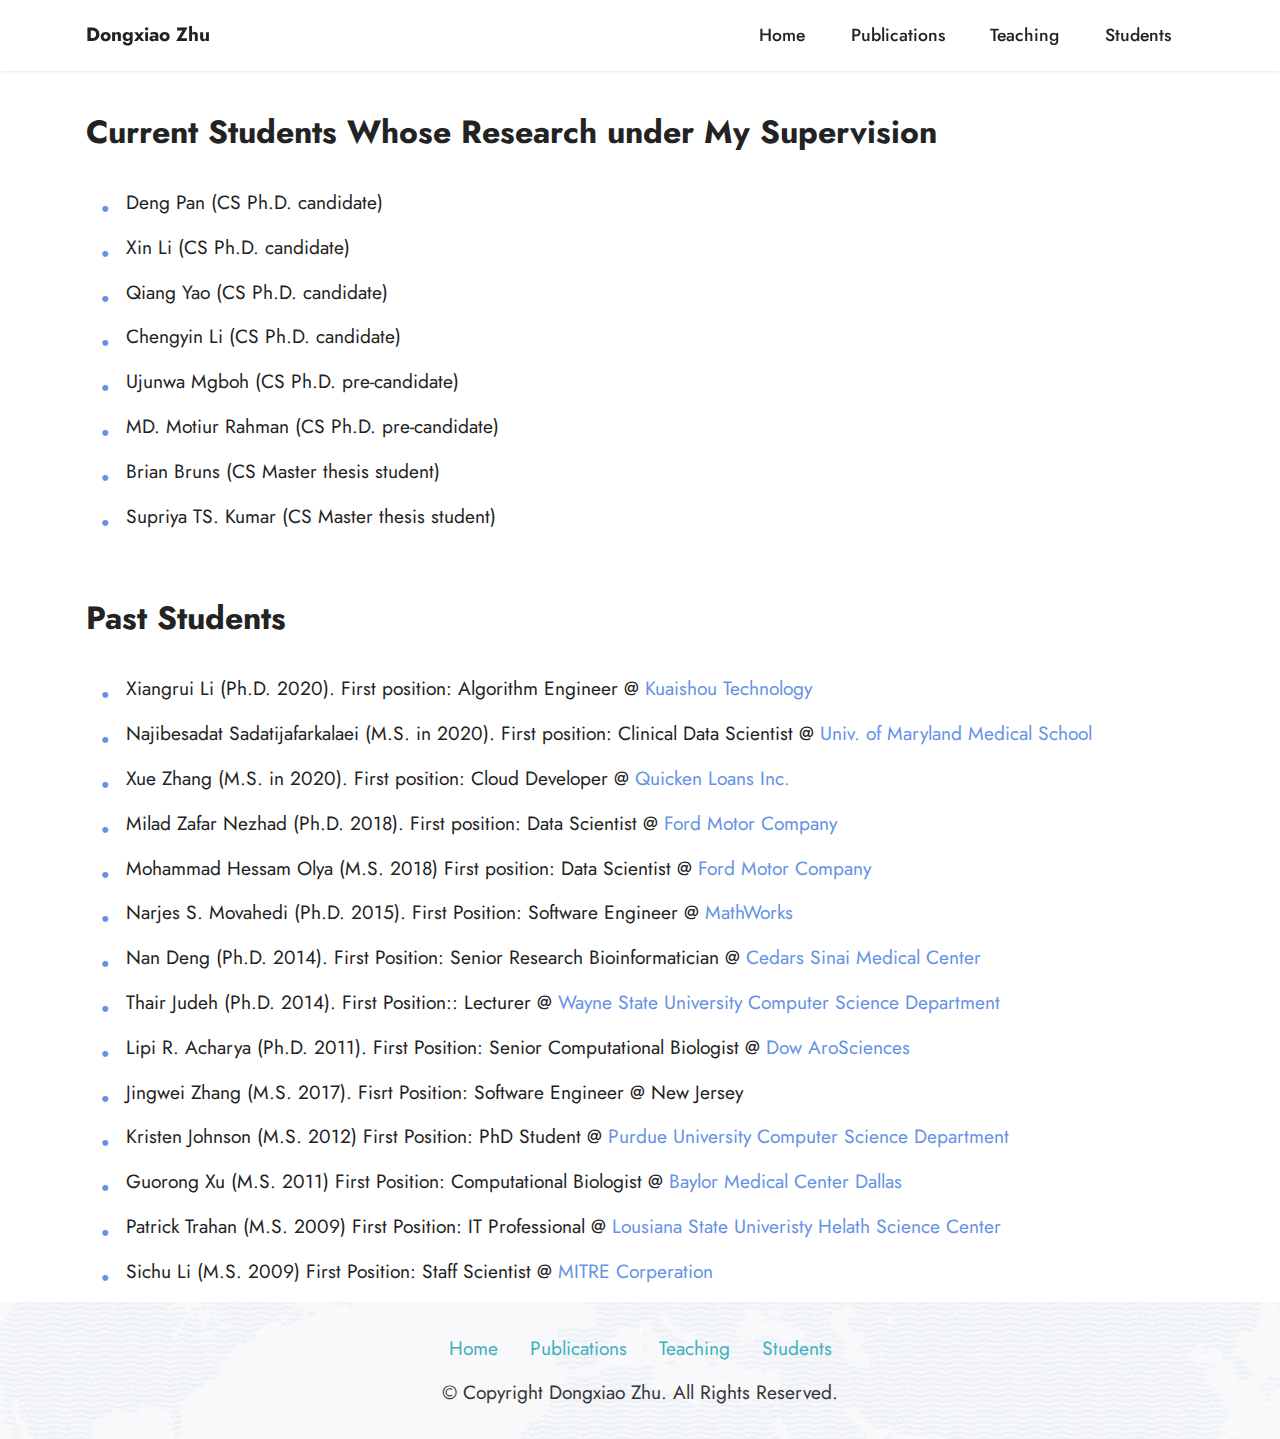
<file: students.html>
<!DOCTYPE html>
<html  >
<head>
  <!-- Site made with Mobirise Website Builder v5.3.10, https://mobirise.com -->
  <meta charset="UTF-8">
  <meta http-equiv="X-UA-Compatible" content="IE=edge">
  <meta name="generator" content="Mobirise v5.3.10, mobirise.com">
  <meta name="viewport" content="width=device-width, initial-scale=1, minimum-scale=1">
  <link rel="shortcut icon" href="assets/images/logo.png" type="image/x-icon">
  <meta name="description" content="">
  
  
  <title>Students</title>
  <link rel="stylesheet" href="assets/tether/tether.min.css">
  <link rel="stylesheet" href="assets/bootstrap/css/bootstrap.min.css">
  <link rel="stylesheet" href="assets/bootstrap/css/bootstrap-grid.min.css">
  <link rel="stylesheet" href="assets/bootstrap/css/bootstrap-reboot.min.css">
  <link rel="stylesheet" href="assets/dropdown/css/style.css">
  <link rel="stylesheet" href="assets/socicon/css/styles.css">
  <link rel="stylesheet" href="assets/theme/css/style.css">
  <link rel="preload" href="https://fonts.googleapis.com/css?family=Jost:100,200,300,400,500,600,700,800,900,100i,200i,300i,400i,500i,600i,700i,800i,900i&display=swap" as="style" onload="this.onload=null;this.rel='stylesheet'">
  <noscript><link rel="stylesheet" href="https://fonts.googleapis.com/css?family=Jost:100,200,300,400,500,600,700,800,900,100i,200i,300i,400i,500i,600i,700i,800i,900i&display=swap"></noscript>
  <link rel="preload" as="style" href="assets/mobirise/css/mbr-additional.css"><link rel="stylesheet" href="assets/mobirise/css/mbr-additional.css" type="text/css">
  
  
  
  
</head>
<body>
  
  <section class="menu menu1 cid-sDmoM1B40a" once="menu" id="menu1-b">
    

    <nav class="navbar navbar-dropdown navbar-fixed-top navbar-expand-lg">
        <div class="container">
            <div class="navbar-brand">
                
                <span class="navbar-caption-wrap"><a class="navbar-caption text-black text-primary display-7" href="index.html">Dongxiao Zhu</a></span>
            </div>
            <button class="navbar-toggler" type="button" data-toggle="collapse" data-target="#navbarSupportedContent" aria-controls="navbarNavAltMarkup" aria-expanded="false" aria-label="Toggle navigation">
                <div class="hamburger">
                    <span></span>
                    <span></span>
                    <span></span>
                    <span></span>
                </div>
            </button>
            <div class="collapse navbar-collapse" id="navbarSupportedContent">
                <ul class="navbar-nav nav-dropdown nav-right" data-app-modern-menu="true"><li class="nav-item"><a class="nav-link link text-black text-primary display-4" href="index.html#header11-6">Home</a></li><li class="nav-item"><a class="nav-link link text-black text-primary display-4" href="publications.html">Publications</a></li>
                    <li class="nav-item"><a class="nav-link link text-black text-primary display-4" href="teaching.html">Teaching</a></li>
                    <li class="nav-item"><a class="nav-link link text-black text-primary display-4" href="students.html">Students</a>
                    </li></ul>
                
                
            </div>
        </div>
    </nav>
</section>

<section class="content14 cid-sEd6OEdQZM" id="content14-o">
    
    
    
    <div class="container">
        <div class="row justify-content-center">
            <div class="col-md-12 col-lg-12">
                    <h3 class="mbr-section-title mbr-fonts-style mb-4 display-5"><strong>Current Students Whose Research under My Supervision</strong></h3>
                <ul class="list mbr-fonts-style display-7">
                    <li>Deng Pan (CS Ph.D. candidate)
</li><li>Xin Li (CS Ph.D. candidate)
</li><li>Qiang Yao (CS Ph.D. candidate)
</li><li>Chengyin Li (CS Ph.D. candidate)
</li><li>Ujunwa Mgboh (CS Ph.D. pre-candidate)
</li><li>MD. Motiur Rahman (CS Ph.D. pre-candidate)
</li><li>Brian Bruns (CS Master thesis student)
</li><li>Supriya TS. Kumar (CS Master thesis student)</li>
                </ul>
            </div>
        </div>
    </div>
</section>

<section class="content14 cid-sEd6OGNHu7" id="content14-p">
    
    
    
    <div class="container">
        <div class="row justify-content-center">
            <div class="col-md-12 col-lg-12">
                    <h3 class="mbr-section-title mbr-fonts-style mb-4 display-5"><strong>Past Students</strong></h3>
                <ul class="list mbr-fonts-style display-7">
                    <li>Xiangrui Li (Ph.D. 2020). First position: Algorithm Engineer @ <a href="https://www.kuaishou.com/en" class="text-primary">Kuaishou Technology</a>
</li><li>Najibesadat Sadatijafarkalaei (M.S. in 2020). First position: Clinical Data Scientist @ <a href="https://www.medschool.umaryland.edu/" class="text-primary">Univ. of Maryland Medical School</a>
</li><li>Xue Zhang (M.S. in 2020). First position: Cloud Developer @ <a href="https://www.quickenloans.com/" class="text-primary">Quicken Loans Inc.</a>
</li><li>Milad Zafar Nezhad (Ph.D. 2018). First position: Data Scientist @ <a href="https://www.ford.com/" class="text-primary">Ford Motor Company</a>
</li><li>Mohammad Hessam Olya (M.S. 2018) First position: Data Scientist @ <a href="https://www.ford.com/" class="text-primary">Ford Motor Company</a>
</li><li>Narjes S. Movahedi (Ph.D. 2015). First Position: Software Engineer @ <a href="http://www.mathworks.com/" class="text-primary">MathWorks</a>
</li><li>Nan Deng (Ph.D. 2014). First Position: Senior Research Bioinformatician @ <a href="http://www.cedars-sinai.edu/Patients/Programs-and-Services/Samuel-Oschin-Comprehensive-Cancer-Institute-/Research-and-Clinical-Trials/Biostatistics-and-Bioinformatics-Research-Center/Current-Members.aspx" class="text-primary">Cedars Sinai Medical Center</a>
</li><li>Thair Judeh (Ph.D. 2014). First Position:: Lecturer @ <a href="http://engineering.wayne.edu/cs/" class="text-primary">Wayne State University Computer Science Department</a>
</li><li>Lipi R. Acharya (Ph.D. 2011). First Position: Senior Computational Biologist @<a href="http://www.dowagro.com/" class="text-primary"> Dow AroSciences</a> 
</li><li>Jingwei Zhang (M.S. 2017). Fisrt Position: Software Engineer @ New Jersey 
</li><li>Kristen Johnson (M.S. 2012) First Position: PhD Student @ <a href="https://www.cs.purdue.edu/" class="text-primary">Purdue University Computer Science Department</a>
</li><li>Guorong Xu (M.S. 2011) First Position: Computational Biologist @ <a href="http://www.baylorhealth.com/Pages/Default.aspx" class="text-primary">Baylor Medical Center Dallas</a> 
</li><li>Patrick Trahan (M.S. 2009) First Position: IT Professional @ <a href="http://www.lsuhsc.edu/" class="text-primary">Lousiana State Univeristy Helath Science Center</a>
</li><li>Sichu Li (M.S. 2009) First Position: Staff Scientist @ <a href="http://www.mitre.org/" class="text-primary">MITRE Corperation&nbsp;</a></li>
                </ul>
            </div>
        </div>
    </div>
</section>

<section class="footer3 cid-sEd9n64OAA" once="footers" id="footer3-s">

    

    <div class="mbr-overlay" style="opacity: 0.4; background-color: rgb(255, 255, 255);"></div>

    <div class="container">
        <div class="media-container-row align-center mbr-white">
            <div class="row row-links">
                <ul class="foot-menu">
                    
                    
                    
                    
                    
                <li class="foot-menu-item mbr-fonts-style display-7"><a href="index.html" class="text-success">Home</a></li><li class="foot-menu-item mbr-fonts-style display-7"><a href="publications.html" class="text-success text-primary">Publications</a></li><li class="foot-menu-item mbr-fonts-style display-7"><a href="teaching.html" class="text-success text-primary">Teaching</a></li><li class="foot-menu-item mbr-fonts-style display-7"><a href="students.html" class="text-success text-primary">Students</a></li></ul>
            </div>
            
            <div class="row row-copirayt">
                <p class="mbr-text mb-0 mbr-fonts-style mbr-white align-center display-7">
                    © Copyright Dongxiao Zhu. All Rights Reserved.
                </p>
            </div>
        </div>
    </div>
</section>
  
  
</body>
</html>
</file>
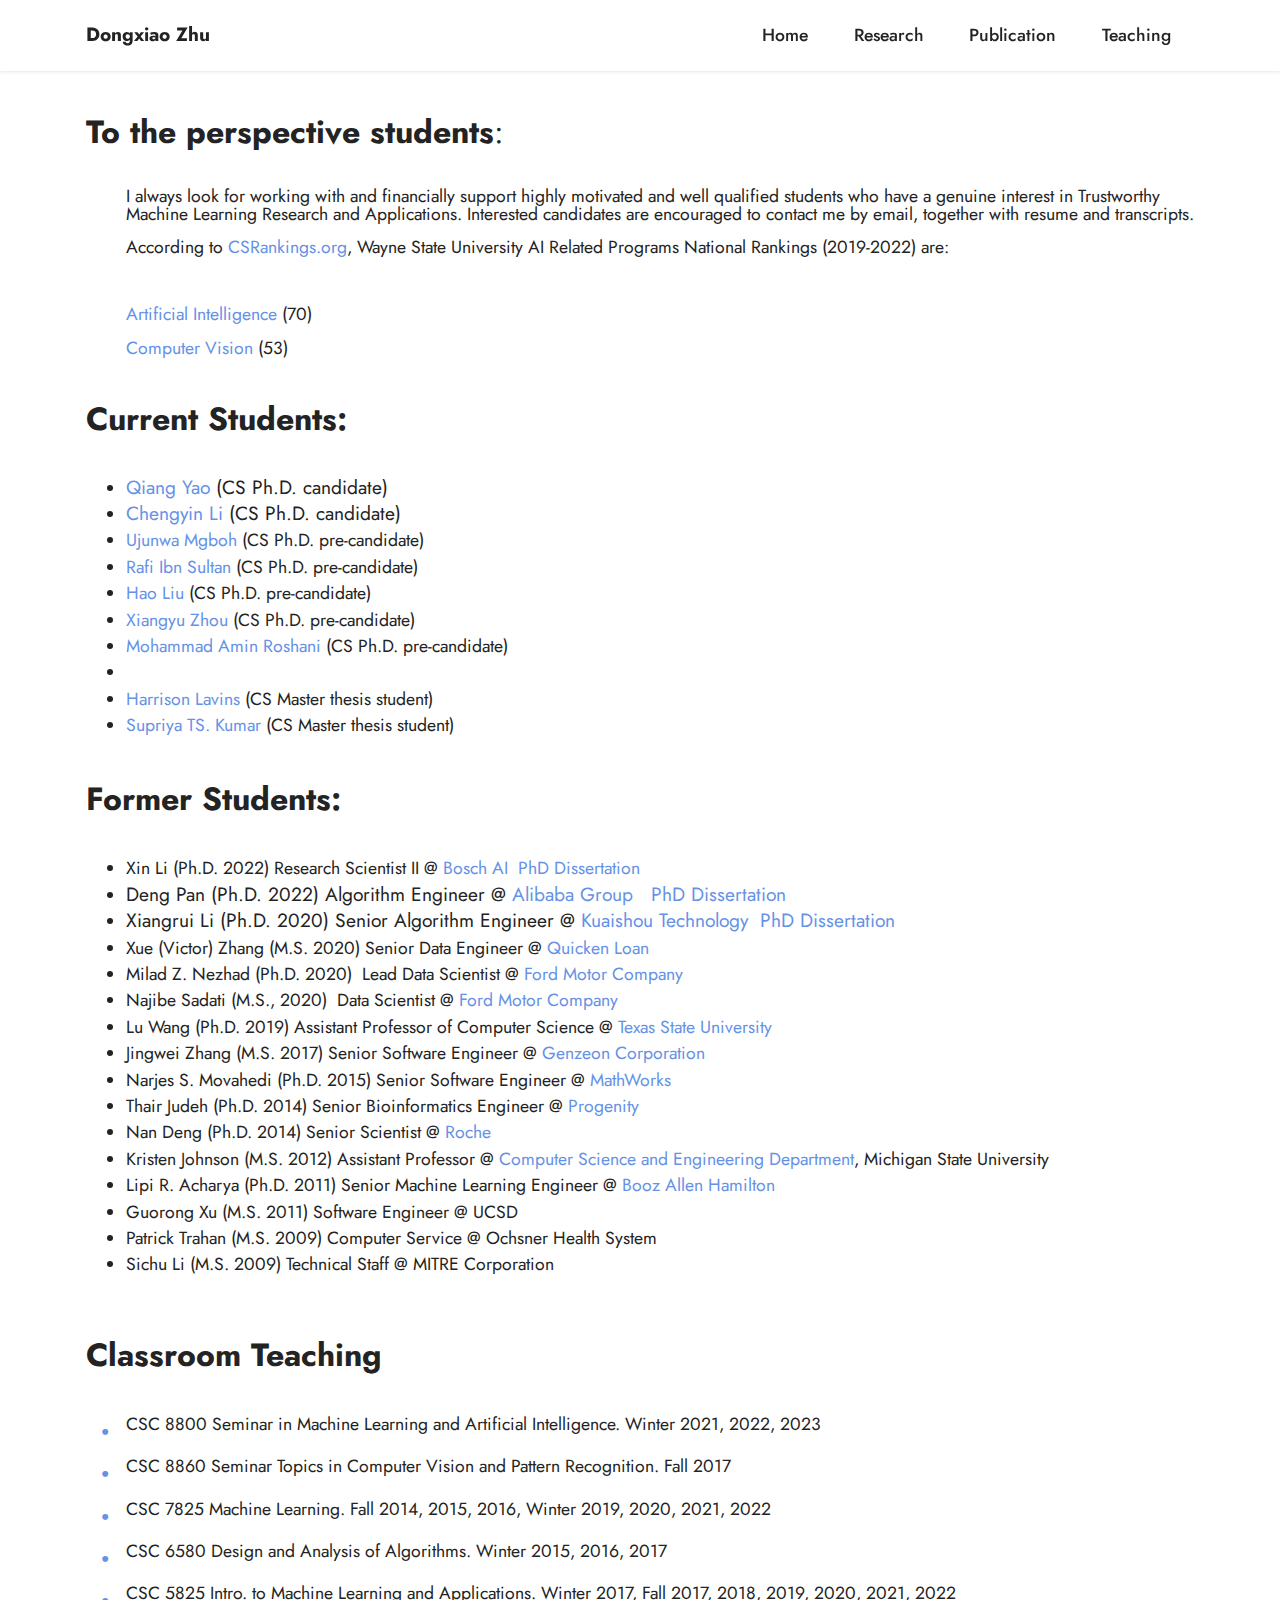
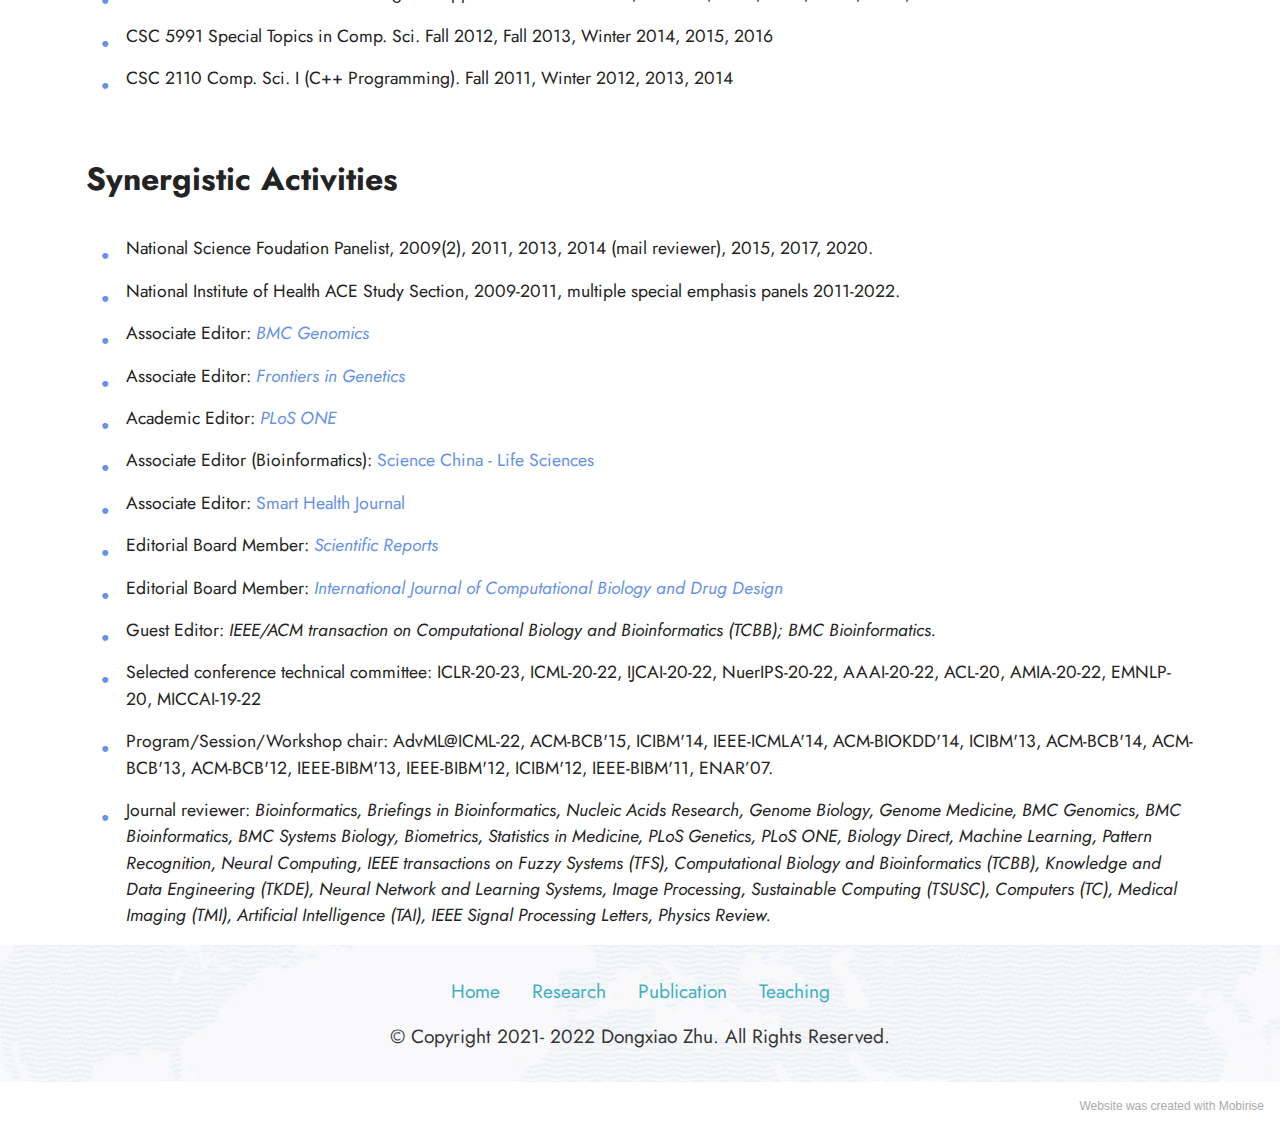
<file: teaching.html>
<!DOCTYPE html>
<html  >
<head>
  <!-- Site made with Mobirise Website Builder v5.3.10, https://mobirise.com -->
  <meta charset="UTF-8">
  <meta http-equiv="X-UA-Compatible" content="IE=edge">
  <meta name="generator" content="Mobirise v5.3.10, mobirise.com">
  <meta name="viewport" content="width=device-width, initial-scale=1, minimum-scale=1">
  <link rel="shortcut icon" href="assets/images/logo.png" type="image/x-icon">
  <meta name="description" content="">
  
  
  <title>Teaching</title>
  <link rel="stylesheet" href="assets/tether/tether.min.css">
  <link rel="stylesheet" href="assets/bootstrap/css/bootstrap.min.css">
  <link rel="stylesheet" href="assets/bootstrap/css/bootstrap-grid.min.css">
  <link rel="stylesheet" href="assets/bootstrap/css/bootstrap-reboot.min.css">
  <link rel="stylesheet" href="assets/dropdown/css/style.css">
  <link rel="stylesheet" href="assets/socicon/css/styles.css">
  <link rel="stylesheet" href="assets/theme/css/style.css">
  <link rel="preload" href="https://fonts.googleapis.com/css?family=Jost:100,200,300,400,500,600,700,800,900,100i,200i,300i,400i,500i,600i,700i,800i,900i&display=swap" as="style" onload="this.onload=null;this.rel='stylesheet'">
  <noscript><link rel="stylesheet" href="https://fonts.googleapis.com/css?family=Jost:100,200,300,400,500,600,700,800,900,100i,200i,300i,400i,500i,600i,700i,800i,900i&display=swap"></noscript>
  <link rel="preload" as="style" href="assets/mobirise/css/mbr-additional.css"><link rel="stylesheet" href="assets/mobirise/css/mbr-additional.css" type="text/css">
  
  
  
  
</head>
<body>
  
  <section class="menu menu1 cid-sDmoM1B40a" once="menu" id="menu1-a">
    

    <nav class="navbar navbar-dropdown navbar-fixed-top navbar-expand-lg">
        <div class="container">
            <div class="navbar-brand">
                
                <span class="navbar-caption-wrap"><a class="navbar-caption text-black text-primary display-7" href="index.html">Dongxiao Zhu</a></span>
            </div>
            <button class="navbar-toggler" type="button" data-toggle="collapse" data-target="#navbarSupportedContent" aria-controls="navbarNavAltMarkup" aria-expanded="false" aria-label="Toggle navigation">
                <div class="hamburger">
                    <span></span>
                    <span></span>
                    <span></span>
                    <span></span>
                </div>
            </button>
            <div class="collapse navbar-collapse" id="navbarSupportedContent">
                <ul class="navbar-nav nav-dropdown nav-right" data-app-modern-menu="true"><li class="nav-item"><a class="nav-link link text-black text-primary display-4" href="index.html#header11-6">Home</a></li><li class="nav-item"><a class="nav-link link text-black text-primary display-4" href="research.html">Research</a></li>
                    <li class="nav-item"><a class="nav-link link text-black text-primary display-4" href="publications.html">Publication</a></li>
                    <li class="nav-item"><a class="nav-link link text-black text-primary display-4" href="teaching.html">Teaching</a>
                    </li></ul>
                
                
            </div>
        </div>
    </nav>
</section>

<section class="content14 cid-tbtHuKXUL7" id="content14-1q">
    
    
    
    <div class="container">
        <div class="row justify-content-center">
            <div class="col-md-12 col-lg-12">
                    <h3 class="mbr-section-title mbr-fonts-style mb-4 display-5"><strong><br></strong><strong>To the perspective students</strong>:<br></h3>
                <ul class="list mbr-fonts-style display-4"><p>I always look for working with and financially support highly motivated and well qualified students who have a genuine interest in Trustworthy Machine Learning Research and Applications. Interested candidates are encouraged to contact me by email, together with resume and transcripts.</p><p>According to <a href="http://csrankings.org/#/index?ai&vision&mlmining&nlp&ir&us" class="text-primary">CSRankings.org</a>, Wayne State University AI Related Programs National Rankings (2019-2022) are:</p><p><br></p><p> </p><p><a href="http://csrankings.org/#/fromyear/2019/toyear/2022/index?ai&us" class="text-primary">Artificial Intelligence</a> (70)&nbsp;</p><p><a href="http://csrankings.org/#/fromyear/2019/toyear/2022/index?vision&us" class="text-primary">Computer Vision</a> (53)&nbsp;</p></ul>
            </div>
        </div>
    </div>
</section>

<section class="content14 cid-sEob2GmQrM" id="content14-11">
    
    
    
    <div class="container">
        <div class="row justify-content-center">
            <div class="col-md-12 col-lg-12">
                    <h3 class="mbr-section-title mbr-fonts-style mb-4 display-5"><strong>Current Students:</strong></h3>
                <ul class="list mbr-fonts-style display-4">
                    <li><span style="font-size: 1.2rem;"><a href="https://sites.google.com/view/mlpa/mainpage/members" class="text-primary">Qiang Yao</a> (CS Ph.D. candidate)</span></li><li><span style="font-size: 1.2rem;"><a href="https://chengyinlee.github.io/" class="text-primary">Chengyin Li</a> (CS Ph.D. candidate)</span><br></li><li><a href="https://www.linkedin.com/in/ujunwa-mgboh-420495198/" class="text-primary">Ujunwa Mgboh</a> (CS Ph.D. pre-candidate)
</li><li><a href="https://www.linkedin.com/in/rafi-ibn-sultan/" class="text-primary">Rafi Ibn Sultan</a> (CS Ph.D. pre-candidate)</li><li><a href="https://www.linkedin.com/in/hao-liu-a72ab2248/" class="text-primary">Hao Liu</a> (CS Ph.D. pre-candidate)</li><li><a href="https://sites.google.com/view/mlpa/mainpage/members" class="text-primary">Xiangyu Zhou</a> (CS Ph.D. pre-candidate)</li><li><a href="https://sites.google.com/view/mlpa/mainpage/members" class="text-primary">Mohammad Amin Roshani</a> (CS Ph.D. pre-candidate)&nbsp;</li><li>
</li><li><a href="https://www.linkedin.com/in/harrison-lavins/" class="text-primary">Harrison Lavins</a> (CS Master thesis student)
</li><li><a href="https://www.linkedin.com/in/supriya-t-s-kumar/" class="text-primary">Supriya TS. Kumar</a> (CS Master thesis student)</li>
                </ul>
            </div>
        </div>
    </div>
</section>

<section class="content14 cid-sMNTE1E8g2" id="content14-1i">
    
    
    
    <div class="container">
        <div class="row justify-content-center">
            <div class="col-md-12 col-lg-12">
                    <h3 class="mbr-section-title mbr-fonts-style mb-4 display-5"><strong>Former Students:</strong></h3>
                <ul class="list mbr-fonts-style display-4">
                    <li>Xin Li (Ph.D. 2022) Research Scientist II @ <a href="https://www.bosch-ai.com/" class="text-primary" target="_blank">Bosch AI</a>&nbsp; <a href="assets/files/PhD_dissertation_Final.pdf" class="text-primary">PhD Dissertation</a>&nbsp;</li><li><span style="font-size: 1.2rem;">Deng Pan (Ph.D. 2022) Algorithm Engineer @ </span><a href="https://www.alibabagroup.com/en/global/home" class="text-primary" style="font-size: 1.2rem; background-color: rgb(255, 255, 255);">Alibaba Group</a><span style="font-size: 1.2rem;">&nbsp; &nbsp;</span><a href="assets/files/PanDdissertation.pdf" class="text-primary" style="font-size: 1.2rem; background-color: rgb(255, 255, 255);">PhD Dissertation</a><span style="font-size: 1.2rem;">&nbsp;</span><br></li><li><span style="font-size: 1.2rem;">Xiangrui Li (Ph.D. 2020) Senior Algorithm Engineer @ <a href="https://www.kuaishou.com/" class="text-primary">Kuaishou Technology</a>&nbsp;&nbsp;<a href="assets/files/LiXiangDissertation.pdf" class="text-primary">PhD Dissertation</a></span><br></li><li>Xue (Victor) Zhang (M.S. 2020) Senior Data Engineer @ <a href="https://www.quickenloans.com/" class="text-primary">Quicken Loan</a>
</li><li>Milad Z. Nezhad (Ph.D. 2020)&nbsp; Lead Data Scientist @ <a href="https://www.ford.com/" class="text-primary">Ford Motor Company</a></li><li>Najibe Sadati (M.S., 2020)&nbsp; Data Scientist @ <a href="https://www.ford.com/" class="text-primary">Ford Motor Company</a></li><li>Lu Wang (Ph.D. 2019) Assistant Professor of Computer Science @ <a href="https://www.txst.edu/" class="text-primary">Texas State University</a></li><li>Jingwei Zhang (M.S. 2017) Senior Software Engineer @ <a href="https://www.genzeon.com/" class="text-primary">Genzeon Corporation</a></li><li>Narjes S. Movahedi (Ph.D. 2015) Senior Software Engineer @ <a href="https://www.mathworks.com/" class="text-primary">MathWorks</a>
</li><li>Thair Judeh (Ph.D. 2014) Senior Bioinformatics Engineer @ <a href="https://www.progenity.com/" class="text-primary">Progenity</a>
</li><li>Nan Deng (Ph.D. 2014) Senior Scientist @ <a href="https://www.roche.com/" class="text-primary">Roche</a>
</li><li>Kristen Johnson (M.S. 2012) Assistant Professor @ <a href="https://www.cse.msu.edu/" class="text-primary">Computer Science and Engineering Department</a>, Michigan State University
</li><li>Lipi R. Acharya (Ph.D. 2011) Senior Machine Learning Engineer @ <a href="https://www.boozallen.com/" class="text-primary">Booz Allen Hamilton</a>
</li><li>Guorong Xu (M.S. 2011) Software Engineer @ UCSD
</li><li>Patrick Trahan (M.S. 2009) Computer Service @ Ochsner Health System
</li><li>Sichu Li (M.S. 2009) Technical Staff @ MITRE Corporation</li>
                </ul>
            </div>
        </div>
    </div>
</section>

<section class="content14 cid-sEd8axccBP" id="content14-r">
    
    
    
    <div class="container">
        <div class="row justify-content-center">
            <div class="col-md-12 col-lg-12">
                    <h3 class="mbr-section-title mbr-fonts-style mb-4 display-5"><strong>Classroom Teaching&nbsp;</strong></h3>
                <ul class="list mbr-fonts-style display-4">
                    <li>CSC 8800 Seminar in Machine Learning and Artificial Intelligence. Winter 2021, 2022, 2023</li><li>CSC 8860 Seminar Topics in Computer Vision and Pattern Recognition. Fall 2017
</li><li>CSC 7825 Machine Learning. Fall 2014, 2015, 2016, Winter 2019, 2020, 2021, 2022</li><li>CSC 6580 Design and Analysis of Algorithms. Winter 2015, 2016, 2017
</li><li>CSC 5825 Intro. to Machine Learning and Applications. Winter 2017, Fall 2017, 2018, 2019, 2020, 2021, 2022</li><li>CSC 5991 Special Topics in Comp. Sci. Fall 2012, Fall 2013, Winter 2014, 2015, 2016
</li><li>CSC 2110 Comp. Sci. I (C++ Programming). Fall 2011, Winter 2012, 2013, 2014&nbsp;</li>
                </ul>
            </div>
        </div>
    </div>
</section>

<section class="content14 cid-sEd8abgmqK" id="content14-q">
    
    
    
    <div class="container">
        <div class="row justify-content-center">
            <div class="col-md-12 col-lg-12">
                    <h3 class="mbr-section-title mbr-fonts-style mb-4 display-5"><strong>Synergistic Activities</strong></h3>
                <ul class="list mbr-fonts-style display-4">
                    <li>National Science Foudation Panelist, 2009(2), 2011, 2013, 2014 (mail reviewer), 2015, 2017, 2020.  
</li><li>National Institute of Health ACE Study Section, 2009-2011, multiple special emphasis panels 2011-2022.
</li><li>Associate Editor: <a href="http://www.biomedcentral.com/bmcgenomics" class="text-primary"><em>BMC Genomics</em></a>
</li><li>Associate Editor: <a href="http://www.frontiersin.org/genetics" class="text-primary"><em>Frontiers in Genetics</em></a>
</li><li>Academic Editor: <em><a href="http://www.plosone.org/" class="text-primary"><i>PLoS ONE</i></a> 
</em></li><li>Associate Editor (Bioinformatics): <em><a href="http://www.springer.com/life+sciences/journal/11427" class="text-primary">Science China - Life Sciences</a></em></li><li>Associate Editor: <em><a href="https://www.sciencedirect.com/journal/smart-health" class="text-primary">Smart Health Journal</a></em></li><li>Editorial Board Member: <a href="https://www.nature.com/srep/" class="text-primary"><em>Scientific Reports</em></a>
</li><li>Editorial Board Member: <em><a href="http://www.inderscience.com/jhome.php?jcode=IJCBDD" class="text-primary"><i>International Journal of Computational Biology and Drug Design</i></a>
</em></li><li>Guest Editor: <em>IEEE/ACM transaction on Computational Biology and Bioinformatics (TCBB); BMC Bioinformatics.
</em></li><li>Selected conference technical committee: ICLR-20-23, ICML-20-22, IJCAI-20-22, NuerIPS-20-22, AAAI-20-22, ACL-20, AMIA-20-22, EMNLP-20, MICCAI-19-22</li><li>Program/Session/Workshop chair: AdvML@ICML-22, ACM-BCB'15, ICIBM'14, IEEE-ICMLA'14, ACM-BIOKDD'14, ICIBM'13, ACM-BCB'14, ACM-BCB'13, ACM-BCB'12, IEEE-BIBM'13, IEEE-BIBM'12, ICIBM'12, IEEE-BIBM'11, ENAR’07.
</li><li>Journal reviewer: <em>Bioinformatics, Briefings in Bioinformatics, Nucleic Acids Research, Genome Biology, Genome Medicine, BMC Genomics, BMC Bioinformatics, BMC Systems Biology, Biometrics, Statistics in Medicine, PLoS Genetics, PLoS ONE, Biology Direct, Machine Learning, Pattern Recognition, Neural Computing, IEEE transactions on Fuzzy Systems (TFS), Computational Biology and Bioinformatics (TCBB),  Knowledge and Data Engineering (TKDE), Neural Network and Learning Systems, Image Processing, Sustainable Computing (TSUSC), Computers (TC), Medical Imaging (TMI), Artificial Intelligence (TAI), IEEE Signal Processing Letters, Physics Review.</em></li>
                </ul>
            </div>
        </div>
    </div>
</section>

<section class="footer3 cid-sEd9n64OAA" once="footers" id="footer3-s">

    

    <div class="mbr-overlay" style="opacity: 0.4; background-color: rgb(255, 255, 255);"></div>

    <div class="container">
        <div class="media-container-row align-center mbr-white">
            <div class="row row-links">
                <ul class="foot-menu">
                    
                    
                    
                    
                    
                <li class="foot-menu-item mbr-fonts-style display-7"><a href="index.html" class="text-success">Home</a></li><li class="foot-menu-item mbr-fonts-style display-7"><a href="publications.html" class="text-success text-primary">Research</a></li><li class="foot-menu-item mbr-fonts-style display-7"><a href="teaching.html" class="text-success text-primary">Publication</a></li><li class="foot-menu-item mbr-fonts-style display-7"><a href="students.html" class="text-success text-primary">Teaching</a></li></ul>
            </div>
            
            <div class="row row-copirayt">
                <p class="mbr-text mb-0 mbr-fonts-style mbr-white align-center display-7">
                    © Copyright 2021- 2022 Dongxiao Zhu. All Rights Reserved.
                </p>
            </div>
        </div>
    </div>
</section><section style="background-color: #fff; font-family: -apple-system, BlinkMacSystemFont, 'Segoe UI', 'Roboto', 'Helvetica Neue', Arial, sans-serif; color:#aaa; font-size:12px; padding: 0; align-items: center; display: flex;"><a href="https://mobirise.site/m" style="flex: 1 1; height: 3rem; padding-left: 1rem;"></a><p style="flex: 0 0 auto; margin:0; padding-right:1rem;">Website <a href="https://mobirise.site/f" style="color:#aaa;">was created</a> with Mobirise</p></section><script src="assets/web/assets/jquery/jquery.min.js"></script>  <script src="assets/popper/popper.min.js"></script>  <script src="assets/tether/tether.min.js"></script>  <script src="assets/bootstrap/js/bootstrap.min.js"></script>  <script src="assets/smoothscroll/smooth-scroll.js"></script>  <script src="assets/dropdown/js/nav-dropdown.js"></script>  <script src="assets/dropdown/js/navbar-dropdown.js"></script>  <script src="assets/touchswipe/jquery.touch-swipe.min.js"></script>  <script src="assets/theme/js/script.js"></script>  
  
  
</body>
</html>
</file>
<file: assets/dropdown/css/style.css>
.navbar-dropdown {
  left: 0;
  padding: 0;
  position: absolute;
  right: 0;
  top: 0;
  transition: all 0.45s ease;
  z-index: 1030;
  background: #282828; }
  .navbar-dropdown .navbar-logo {
    margin-right: 0.8rem;
    transition: margin 0.3s ease-in-out;
    vertical-align: middle; }
    .navbar-dropdown .navbar-logo img {
      height: 3.125rem;
      transition: all 0.3s ease-in-out; }
    .navbar-dropdown .navbar-logo.mbr-iconfont {
      font-size: 3.125rem;
      line-height: 3.125rem; }
  .navbar-dropdown .navbar-caption {
    font-weight: 700;
    white-space: normal;
    vertical-align: -4px;
    line-height: 3.125rem !important; }
    .navbar-dropdown .navbar-caption, .navbar-dropdown .navbar-caption:hover {
      color: inherit;
      text-decoration: none; }
  .navbar-dropdown .mbr-iconfont + .navbar-caption {
    vertical-align: -1px; }
  .navbar-dropdown.navbar-fixed-top {
    position: fixed; }
  .navbar-dropdown .navbar-brand span {
    vertical-align: -4px; }
  .navbar-dropdown.bg-color.transparent {
    background: none; }
  .navbar-dropdown.navbar-short .navbar-brand {
    padding: 0.625rem 0; }
    .navbar-dropdown.navbar-short .navbar-brand span {
      vertical-align: -1px; }
  .navbar-dropdown.navbar-short .navbar-caption {
    line-height: 2.375rem !important;
    vertical-align: -2px; }
  .navbar-dropdown.navbar-short .navbar-logo {
    margin-right: 0.5rem; }
    .navbar-dropdown.navbar-short .navbar-logo img {
      height: 2.375rem; }
    .navbar-dropdown.navbar-short .navbar-logo.mbr-iconfont {
      font-size: 2.375rem;
      line-height: 2.375rem; }
  .navbar-dropdown.navbar-short .mbr-table-cell {
    height: 3.625rem; }
  .navbar-dropdown .navbar-close {
    left: 0.6875rem;
    position: fixed;
    top: 0.75rem;
    z-index: 1000; }
  .navbar-dropdown .hamburger-icon {
    content: "";
    display: inline-block;
    vertical-align: middle;
    width: 16px;
    -webkit-box-shadow: 0 -6px 0 1px #282828,0 0 0 1px #282828,0 6px 0 1px #282828;
    -moz-box-shadow: 0 -6px 0 1px #282828,0 0 0 1px #282828,0 6px 0 1px #282828;
    box-shadow: 0 -6px 0 1px #282828,0 0 0 1px #282828,0 6px 0 1px #282828; }

.dropdown-menu .dropdown-toggle[data-toggle="dropdown-submenu"]::after {
  border-bottom: 0.35em solid transparent;
  border-left: 0.35em solid;
  border-right: 0;
  border-top: 0.35em solid transparent;
  margin-left: 0.3rem; }

.dropdown-menu .dropdown-item:focus {
  outline: 0; }

.nav-dropdown {
  font-size: 0.75rem;
  font-weight: 500;
  height: auto !important; }
  .nav-dropdown .nav-btn {
    padding-left: 1rem; }
  .nav-dropdown .link {
    margin: .667em 1.667em;
    font-weight: 500;
    padding: 0;
    transition: color .2s ease-in-out; }
    .nav-dropdown .link.dropdown-toggle {
      margin-right: 2.583em; }
      .nav-dropdown .link.dropdown-toggle::after {
        margin-left: .25rem;
        border-top: 0.35em solid;
        border-right: 0.35em solid transparent;
        border-left: 0.35em solid transparent;
        border-bottom: 0; }
      .nav-dropdown .link.dropdown-toggle[aria-expanded="true"] {
        margin: 0;
        padding: 0.667em 3.263em  0.667em 1.667em; }
  .nav-dropdown .link::after,
  .nav-dropdown .dropdown-item::after {
    color: inherit; }
  .nav-dropdown .btn {
    font-size: 0.75rem;
    font-weight: 700;
    letter-spacing: 0;
    margin-bottom: 0;
    padding-left: 1.25rem;
    padding-right: 1.25rem; }
  .nav-dropdown .dropdown-menu {
    border-radius: 0;
    border: 0;
    left: 0;
    margin: 0;
    padding-bottom: 1.25rem;
    padding-top: 1.25rem;
    position: relative; }
  .nav-dropdown .dropdown-submenu {
    margin-left: 0.125rem;
    top: 0; }
  .nav-dropdown .dropdown-item {
    font-weight: 500;
    line-height: 2;
    padding: 0.3846em 4.615em 0.3846em 1.5385em;
    position: relative;
    transition: color .2s ease-in-out, background-color .2s ease-in-out; }
    .nav-dropdown .dropdown-item::after {
      margin-top: -0.3077em;
      position: absolute;
      right: 1.1538em;
      top: 50%; }
    .nav-dropdown .dropdown-item:focus, .nav-dropdown .dropdown-item:hover {
      background: none; }

@media (max-width: 767px) {
  .nav-dropdown.navbar-toggleable-sm {
    bottom: 0;
    display: none;
    left: 0;
    overflow-x: hidden;
    position: fixed;
    top: 0;
    transform: translateX(-100%);
    -ms-transform: translateX(-100%);
    -webkit-transform: translateX(-100%);
    width: 18.75rem;
    z-index: 999; } }
.nav-dropdown.navbar-toggleable-xl {
  bottom: 0;
  display: none;
  left: 0;
  overflow-x: hidden;
  position: fixed;
  top: 0;
  transform: translateX(-100%);
  -ms-transform: translateX(-100%);
  -webkit-transform: translateX(-100%);
  width: 18.75rem;
  z-index: 999; }

.nav-dropdown-sm {
  display: block !important;
  overflow-x: hidden;
  overflow: auto;
  padding-top: 3.875rem; }
  .nav-dropdown-sm::after {
    content: "";
    display: block;
    height: 3rem;
    width: 100%; }
  .nav-dropdown-sm.collapse.in ~ .navbar-close {
    display: block !important; }
  .nav-dropdown-sm.collapsing, .nav-dropdown-sm.collapse.in {
    transform: translateX(0);
    -ms-transform: translateX(0);
    -webkit-transform: translateX(0);
    transition: all 0.25s ease-out;
    -webkit-transition: all 0.25s ease-out;
    background: #282828; }
  .nav-dropdown-sm.collapsing[aria-expanded="false"] {
    transform: translateX(-100%);
    -ms-transform: translateX(-100%);
    -webkit-transform: translateX(-100%); }
  .nav-dropdown-sm .nav-item {
    display: block;
    margin-left: 0 !important;
    padding-left: 0; }
  .nav-dropdown-sm .link,
  .nav-dropdown-sm .dropdown-item {
    border-top: 1px dotted rgba(255, 255, 255, 0.1);
    font-size: 0.8125rem;
    line-height: 1.6;
    margin: 0 !important;
    padding: 0.875rem 2.4rem 0.875rem 1.5625rem !important;
    position: relative;
    white-space: normal; }
    .nav-dropdown-sm .link:focus, .nav-dropdown-sm .link:hover,
    .nav-dropdown-sm .dropdown-item:focus,
    .nav-dropdown-sm .dropdown-item:hover {
      background: rgba(0, 0, 0, 0.2) !important;
      color: #c0a375; }
  .nav-dropdown-sm .nav-btn {
    position: relative;
    padding: 1.5625rem 1.5625rem 0 1.5625rem; }
    .nav-dropdown-sm .nav-btn::before {
      border-top: 1px dotted rgba(255, 255, 255, 0.1);
      content: "";
      left: 0;
      position: absolute;
      top: 0;
      width: 100%; }
    .nav-dropdown-sm .nav-btn + .nav-btn {
      padding-top: 0.625rem; }
      .nav-dropdown-sm .nav-btn + .nav-btn::before {
        display: none; }
  .nav-dropdown-sm .btn {
    padding: 0.625rem 0; }
  .nav-dropdown-sm .dropdown-toggle[data-toggle="dropdown-submenu"]::after {
    margin-left: .25rem;
    border-top: 0.35em solid;
    border-right: 0.35em solid transparent;
    border-left: 0.35em solid transparent;
    border-bottom: 0; }
  .nav-dropdown-sm .dropdown-toggle[data-toggle="dropdown-submenu"][aria-expanded="true"]::after {
    border-top: 0;
    border-right: 0.35em solid transparent;
    border-left: 0.35em solid transparent;
    border-bottom: 0.35em solid; }
  .nav-dropdown-sm .dropdown-menu {
    margin: 0;
    padding: 0;
    position: relative;
    top: 0;
    left: 0;
    width: 100%;
    border: 0;
    float: none;
    border-radius: 0;
    background: none; }
  .nav-dropdown-sm .dropdown-submenu {
    left: 100%;
    margin-left: 0.125rem;
    margin-top: -1.25rem;
    top: 0; }

.navbar-toggleable-sm .nav-dropdown .dropdown-menu {
  position: absolute; }

.navbar-toggleable-sm .nav-dropdown .dropdown-submenu {
  left: 100%;
  margin-left: 0.125rem;
  margin-top: -1.25rem;
  top: 0; }

.navbar-toggleable-sm.opened .nav-dropdown .dropdown-menu {
  position: relative; }

.navbar-toggleable-sm.opened .nav-dropdown .dropdown-submenu {
  left: 0;
  margin-left: 00rem;
  margin-top: 0rem;
  top: 0; }

.is-builder .nav-dropdown.collapsing {
  transition: none !important; }

/*# sourceMappingURL=style.css.map */
</file>
<file: assets/socicon/css/styles.css>
@charset "UTF-8";

@font-face {
  font-family: 'Socicon';
  src:  url('../fonts/socicon.eot');
  src:  url('../fonts/socicon.eot?#iefix') format('embedded-opentype'),
    url('../fonts/socicon.woff2') format('woff2'),
    url('../fonts/socicon.ttf') format('truetype'),
    url('../fonts/socicon.woff') format('woff'),
    url('../fonts/socicon.svg#socicon') format('svg');
  font-weight: normal;
  font-style: normal;
  font-display: swap;
}

[data-icon]:before {
  font-family: "socicon" !important;
  content: attr(data-icon);
  font-style: normal !important;
  font-weight: normal !important;
  font-variant: normal !important;
  text-transform: none !important;
  speak: none;
  line-height: 1;
  -webkit-font-smoothing: antialiased;
  -moz-osx-font-smoothing: grayscale;
}

[class^="socicon-"], [class*=" socicon-"] {
  /* use !important to prevent issues with browser extensions that change fonts */
  font-family: 'Socicon' !important;
  speak: none;
  font-style: normal;
  font-weight: normal;
  font-variant: normal;
  text-transform: none;
  line-height: 1;

  /* Better Font Rendering =========== */
  -webkit-font-smoothing: antialiased;
  -moz-osx-font-smoothing: grayscale;
}

.socicon-eitaa:before {
  content: "\e97c";
}
.socicon-soroush:before {
  content: "\e97d";
}
.socicon-bale:before {
  content: "\e97e";
}
.socicon-zazzle:before {
  content: "\e97b";
}
.socicon-society6:before {
  content: "\e97a";
}
.socicon-redbubble:before {
  content: "\e979";
}
.socicon-avvo:before {
  content: "\e978";
}
.socicon-stitcher:before {
  content: "\e977";
}
.socicon-googlehangouts:before {
  content: "\e974";
}
.socicon-dlive:before {
  content: "\e975";
}
.socicon-vsco:before {
  content: "\e976";
}
.socicon-flipboard:before {
  content: "\e973";
}
.socicon-ubuntu:before {
  content: "\e958";
}
.socicon-artstation:before {
  content: "\e959";
}
.socicon-invision:before {
  content: "\e95a";
}
.socicon-torial:before {
  content: "\e95b";
}
.socicon-collectorz:before {
  content: "\e95c";
}
.socicon-seenthis:before {
  content: "\e95d";
}
.socicon-googleplaymusic:before {
  content: "\e95e";
}
.socicon-debian:before {
  content: "\e95f";
}
.socicon-filmfreeway:before {
  content: "\e960";
}
.socicon-gnome:before {
  content: "\e961";
}
.socicon-itchio:before {
  content: "\e962";
}
.socicon-jamendo:before {
  content: "\e963";
}
.socicon-mix:before {
  content: "\e964";
}
.socicon-sharepoint:before {
  content: "\e965";
}
.socicon-tinder:before {
  content: "\e966";
}
.socicon-windguru:before {
  content: "\e967";
}
.socicon-cdbaby:before {
  content: "\e968";
}
.socicon-elementaryos:before {
  content: "\e969";
}
.socicon-stage32:before {
  content: "\e96a";
}
.socicon-tiktok:before {
  content: "\e96b";
}
.socicon-gitter:before {
  content: "\e96c";
}
.socicon-letterboxd:before {
  content: "\e96d";
}
.socicon-threema:before {
  content: "\e96e";
}
.socicon-splice:before {
  content: "\e96f";
}
.socicon-metapop:before {
  content: "\e970";
}
.socicon-naver:before {
  content: "\e971";
}
.socicon-remote:before {
  content: "\e972";
}
.socicon-internet:before {
  content: "\e957";
}
.socicon-moddb:before {
  content: "\e94b";
}
.socicon-indiedb:before {
  content: "\e94c";
}
.socicon-traxsource:before {
  content: "\e94d";
}
.socicon-gamefor:before {
  content: "\e94e";
}
.socicon-pixiv:before {
  content: "\e94f";
}
.socicon-myanimelist:before {
  content: "\e950";
}
.socicon-blackberry:before {
  content: "\e951";
}
.socicon-wickr:before {
  content: "\e952";
}
.socicon-spip:before {
  content: "\e953";
}
.socicon-napster:before {
  content: "\e954";
}
.socicon-beatport:before {
  content: "\e955";
}
.socicon-hackerone:before {
  content: "\e956";
}
.socicon-hackernews:before {
  content: "\e946";
}
.socicon-smashwords:before {
  content: "\e947";
}
.socicon-kobo:before {
  content: "\e948";
}
.socicon-bookbub:before {
  content: "\e949";
}
.socicon-mailru:before {
  content: "\e94a";
}
.socicon-gitlab:before {
  content: "\e945";
}
.socicon-instructables:before {
  content: "\e944";
}
.socicon-portfolio:before {
  content: "\e943";
}
.socicon-codered:before {
  content: "\e940";
}
.socicon-origin:before {
  content: "\e941";
}
.socicon-nextdoor:before {
  content: "\e942";
}
.socicon-udemy:before {
  content: "\e93f";
}
.socicon-livemaster:before {
  content: "\e93e";
}
.socicon-crunchbase:before {
  content: "\e93b";
}
.socicon-homefy:before {
  content: "\e93c";
}
.socicon-calendly:before {
  content: "\e93d";
}
.socicon-realtor:before {
  content: "\e90f";
}
.socicon-tidal:before {
  content: "\e910";
}
.socicon-qobuz:before {
  content: "\e911";
}
.socicon-natgeo:before {
  content: "\e912";
}
.socicon-mastodon:before {
  content: "\e913";
}
.socicon-unsplash:before {
  content: "\e914";
}
.socicon-homeadvisor:before {
  content: "\e915";
}
.socicon-angieslist:before {
  content: "\e916";
}
.socicon-codepen:before {
  content: "\e917";
}
.socicon-slack:before {
  content: "\e918";
}
.socicon-openaigym:before {
  content: "\e919";
}
.socicon-logmein:before {
  content: "\e91a";
}
.socicon-fiverr:before {
  content: "\e91b";
}
.socicon-gotomeeting:before {
  content: "\e91c";
}
.socicon-aliexpress:before {
  content: "\e91d";
}
.socicon-guru:before {
  content: "\e91e";
}
.socicon-appstore:before {
  content: "\e91f";
}
.socicon-homes:before {
  content: "\e920";
}
.socicon-zoom:before {
  content: "\e921";
}
.socicon-alibaba:before {
  content: "\e922";
}
.socicon-craigslist:before {
  content: "\e923";
}
.socicon-wix:before {
  content: "\e924";
}
.socicon-redfin:before {
  content: "\e925";
}
.socicon-googlecalendar:before {
  content: "\e926";
}
.socicon-shopify:before {
  content: "\e927";
}
.socicon-freelancer:before {
  content: "\e928";
}
.socicon-seedrs:before {
  content: "\e929";
}
.socicon-bing:before {
  content: "\e92a";
}
.socicon-doodle:before {
  content: "\e92b";
}
.socicon-bonanza:before {
  content: "\e92c";
}
.socicon-squarespace:before {
  content: "\e92d";
}
.socicon-toptal:before {
  content: "\e92e";
}
.socicon-gust:before {
  content: "\e92f";
}
.socicon-ask:before {
  content: "\e930";
}
.socicon-trulia:before {
  content: "\e931";
}
.socicon-loomly:before {
  content: "\e932";
}
.socicon-ghost:before {
  content: "\e933";
}
.socicon-upwork:before {
  content: "\e934";
}
.socicon-fundable:before {
  content: "\e935";
}
.socicon-booking:before {
  content: "\e936";
}
.socicon-googlemaps:before {
  content: "\e937";
}
.socicon-zillow:before {
  content: "\e938";
}
.socicon-niconico:before {
  content: "\e939";
}
.socicon-toneden:before {
  content: "\e93a";
}
.socicon-augment:before {
  content: "\e908";
}
.socicon-bitbucket:before {
  content: "\e909";
}
.socicon-fyuse:before {
  content: "\e90a";
}
.socicon-yt-gaming:before {
  content: "\e90b";
}
.socicon-sketchfab:before {
  content: "\e90c";
}
.socicon-mobcrush:before {
  content: "\e90d";
}
.socicon-microsoft:before {
  content: "\e90e";
}
.socicon-pandora:before {
  content: "\e907";
}
.socicon-messenger:before {
  content: "\e906";
}
.socicon-gamewisp:before {
  content: "\e905";
}
.socicon-bloglovin:before {
  content: "\e904";
}
.socicon-tunein:before {
  content: "\e903";
}
.socicon-gamejolt:before {
  content: "\e901";
}
.socicon-trello:before {
  content: "\e902";
}
.socicon-spreadshirt:before {
  content: "\e900";
}
.socicon-500px:before {
  content: "\e000";
}
.socicon-8tracks:before {
  content: "\e001";
}
.socicon-airbnb:before {
  content: "\e002";
}
.socicon-alliance:before {
  content: "\e003";
}
.socicon-amazon:before {
  content: "\e004";
}
.socicon-amplement:before {
  content: "\e005";
}
.socicon-android:before {
  content: "\e006";
}
.socicon-angellist:before {
  content: "\e007";
}
.socicon-apple:before {
  content: "\e008";
}
.socicon-appnet:before {
  content: "\e009";
}
.socicon-baidu:before {
  content: "\e00a";
}
.socicon-bandcamp:before {
  content: "\e00b";
}
.socicon-battlenet:before {
  content: "\e00c";
}
.socicon-mixer:before {
  content: "\e00d";
}
.socicon-bebee:before {
  content: "\e00e";
}
.socicon-bebo:before {
  content: "\e00f";
}
.socicon-behance:before {
  content: "\e010";
}
.socicon-blizzard:before {
  content: "\e011";
}
.socicon-blogger:before {
  content: "\e012";
}
.socicon-buffer:before {
  content: "\e013";
}
.socicon-chrome:before {
  content: "\e014";
}
.socicon-coderwall:before {
  content: "\e015";
}
.socicon-curse:before {
  content: "\e016";
}
.socicon-dailymotion:before {
  content: "\e017";
}
.socicon-deezer:before {
  content: "\e018";
}
.socicon-delicious:before {
  content: "\e019";
}
.socicon-deviantart:before {
  content: "\e01a";
}
.socicon-diablo:before {
  content: "\e01b";
}
.socicon-digg:before {
  content: "\e01c";
}
.socicon-discord:before {
  content: "\e01d";
}
.socicon-disqus:before {
  content: "\e01e";
}
.socicon-douban:before {
  content: "\e01f";
}
.socicon-draugiem:before {
  content: "\e020";
}
.socicon-dribbble:before {
  content: "\e021";
}
.socicon-drupal:before {
  content: "\e022";
}
.socicon-ebay:before {
  content: "\e023";
}
.socicon-ello:before {
  content: "\e024";
}
.socicon-endomodo:before {
  content: "\e025";
}
.socicon-envato:before {
  content: "\e026";
}
.socicon-etsy:before {
  content: "\e027";
}
.socicon-facebook:before {
  content: "\e028";
}
.socicon-feedburner:before {
  content: "\e029";
}
.socicon-filmweb:before {
  content: "\e02a";
}
.socicon-firefox:before {
  content: "\e02b";
}
.socicon-flattr:before {
  content: "\e02c";
}
.socicon-flickr:before {
  content: "\e02d";
}
.socicon-formulr:before {
  content: "\e02e";
}
.socicon-forrst:before {
  content: "\e02f";
}
.socicon-foursquare:before {
  content: "\e030";
}
.socicon-friendfeed:before {
  content: "\e031";
}
.socicon-github:before {
  content: "\e032";
}
.socicon-goodreads:before {
  content: "\e033";
}
.socicon-google:before {
  content: "\e034";
}
.socicon-googlescholar:before {
  content: "\e035";
}
.socicon-googlegroups:before {
  content: "\e036";
}
.socicon-googlephotos:before {
  content: "\e037";
}
.socicon-googleplus:before {
  content: "\e038";
}
.socicon-grooveshark:before {
  content: "\e039";
}
.socicon-hackerrank:before {
  content: "\e03a";
}
.socicon-hearthstone:before {
  content: "\e03b";
}
.socicon-hellocoton:before {
  content: "\e03c";
}
.socicon-heroes:before {
  content: "\e03d";
}
.socicon-smashcast:before {
  content: "\e03e";
}
.socicon-horde:before {
  content: "\e03f";
}
.socicon-houzz:before {
  content: "\e040";
}
.socicon-icq:before {
  content: "\e041";
}
.socicon-identica:before {
  content: "\e042";
}
.socicon-imdb:before {
  content: "\e043";
}
.socicon-instagram:before {
  content: "\e044";
}
.socicon-issuu:before {
  content: "\e045";
}
.socicon-istock:before {
  content: "\e046";
}
.socicon-itunes:before {
  content: "\e047";
}
.socicon-keybase:before {
  content: "\e048";
}
.socicon-lanyrd:before {
  content: "\e049";
}
.socicon-lastfm:before {
  content: "\e04a";
}
.socicon-line:before {
  content: "\e04b";
}
.socicon-linkedin:before {
  content: "\e04c";
}
.socicon-livejournal:before {
  content: "\e04d";
}
.socicon-lyft:before {
  content: "\e04e";
}
.socicon-macos:before {
  content: "\e04f";
}
.socicon-mail:before {
  content: "\e050";
}
.socicon-medium:before {
  content: "\e051";
}
.socicon-meetup:before {
  content: "\e052";
}
.socicon-mixcloud:before {
  content: "\e053";
}
.socicon-modelmayhem:before {
  content: "\e054";
}
.socicon-mumble:before {
  content: "\e055";
}
.socicon-myspace:before {
  content: "\e056";
}
.socicon-newsvine:before {
  content: "\e057";
}
.socicon-nintendo:before {
  content: "\e058";
}
.socicon-npm:before {
  content: "\e059";
}
.socicon-odnoklassniki:before {
  content: "\e05a";
}
.socicon-openid:before {
  content: "\e05b";
}
.socicon-opera:before {
  content: "\e05c";
}
.socicon-outlook:before {
  content: "\e05d";
}
.socicon-overwatch:before {
  content: "\e05e";
}
.socicon-patreon:before {
  content: "\e05f";
}
.socicon-paypal:before {
  content: "\e060";
}
.socicon-periscope:before {
  content: "\e061";
}
.socicon-persona:before {
  content: "\e062";
}
.socicon-pinterest:before {
  content: "\e063";
}
.socicon-play:before {
  content: "\e064";
}
.socicon-player:before {
  content: "\e065";
}
.socicon-playstation:before {
  content: "\e066";
}
.socicon-pocket:before {
  content: "\e067";
}
.socicon-qq:before {
  content: "\e068";
}
.socicon-quora:before {
  content: "\e069";
}
.socicon-raidcall:before {
  content: "\e06a";
}
.socicon-ravelry:before {
  content: "\e06b";
}
.socicon-reddit:before {
  content: "\e06c";
}
.socicon-renren:before {
  content: "\e06d";
}
.socicon-researchgate:before {
  content: "\e06e";
}
.socicon-residentadvisor:before {
  content: "\e06f";
}
.socicon-reverbnation:before {
  content: "\e070";
}
.socicon-rss:before {
  content: "\e071";
}
.socicon-sharethis:before {
  content: "\e072";
}
.socicon-skype:before {
  content: "\e073";
}
.socicon-slideshare:before {
  content: "\e074";
}
.socicon-smugmug:before {
  content: "\e075";
}
.socicon-snapchat:before {
  content: "\e076";
}
.socicon-songkick:before {
  content: "\e077";
}
.socicon-soundcloud:before {
  content: "\e078";
}
.socicon-spotify:before {
  content: "\e079";
}
.socicon-stackexchange:before {
  content: "\e07a";
}
.socicon-stackoverflow:before {
  content: "\e07b";
}
.socicon-starcraft:before {
  content: "\e07c";
}
.socicon-stayfriends:before {
  content: "\e07d";
}
.socicon-steam:before {
  content: "\e07e";
}
.socicon-storehouse:before {
  content: "\e07f";
}
.socicon-strava:before {
  content: "\e080";
}
.socicon-streamjar:before {
  content: "\e081";
}
.socicon-stumbleupon:before {
  content: "\e082";
}
.socicon-swarm:before {
  content: "\e083";
}
.socicon-teamspeak:before {
  content: "\e084";
}
.socicon-teamviewer:before {
  content: "\e085";
}
.socicon-technorati:before {
  content: "\e086";
}
.socicon-telegram:before {
  content: "\e087";
}
.socicon-tripadvisor:before {
  content: "\e088";
}
.socicon-tripit:before {
  content: "\e089";
}
.socicon-triplej:before {
  content: "\e08a";
}
.socicon-tumblr:before {
  content: "\e08b";
}
.socicon-twitch:before {
  content: "\e08c";
}
.socicon-twitter:before {
  content: "\e08d";
}
.socicon-uber:before {
  content: "\e08e";
}
.socicon-ventrilo:before {
  content: "\e08f";
}
.socicon-viadeo:before {
  content: "\e090";
}
.socicon-viber:before {
  content: "\e091";
}
.socicon-viewbug:before {
  content: "\e092";
}
.socicon-vimeo:before {
  content: "\e093";
}
.socicon-vine:before {
  content: "\e094";
}
.socicon-vkontakte:before {
  content: "\e095";
}
.socicon-warcraft:before {
  content: "\e096";
}
.socicon-wechat:before {
  content: "\e097";
}
.socicon-weibo:before {
  content: "\e098";
}
.socicon-whatsapp:before {
  content: "\e099";
}
.socicon-wikipedia:before {
  content: "\e09a";
}
.socicon-windows:before {
  content: "\e09b";
}
.socicon-wordpress:before {
  content: "\e09c";
}
.socicon-wykop:before {
  content: "\e09d";
}
.socicon-xbox:before {
  content: "\e09e";
}
.socicon-xing:before {
  content: "\e09f";
}
.socicon-yahoo:before {
  content: "\e0a0";
}
.socicon-yammer:before {
  content: "\e0a1";
}
.socicon-yandex:before {
  content: "\e0a2";
}
.socicon-yelp:before {
  content: "\e0a3";
}
.socicon-younow:before {
  content: "\e0a4";
}
.socicon-youtube:before {
  content: "\e0a5";
}
.socicon-zapier:before {
  content: "\e0a6";
}
.socicon-zerply:before {
  content: "\e0a7";
}
.socicon-zomato:before {
  content: "\e0a8";
}
.socicon-zynga:before {
  content: "\e0a9";
}
</file>
<file: assets/theme/css/style.css>
@charset "UTF-8";
section {
  background-color: #ffffff;
}

body {
  font-style: normal;
  line-height: 1.5;
  font-weight: 400;
  color: #232323;
  position: relative;
}

section,
.container,
.container-fluid {
  position: relative;
  word-wrap: break-word;
}

a.mbr-iconfont:hover {
  text-decoration: none;
}

.article .lead p,
.article .lead ul,
.article .lead ol,
.article .lead pre,
.article .lead blockquote {
  margin-bottom: 0;
}

a {
  font-style: normal;
  font-weight: 400;
  cursor: pointer;
}
a, a:hover {
  text-decoration: none;
}

.mbr-section-title {
  font-style: normal;
  line-height: 1.3;
}

.mbr-section-subtitle {
  line-height: 1.3;
}

.mbr-text {
  font-style: normal;
  line-height: 1.7;
}

h1,
h2,
h3,
h4,
h5,
h6,
.display-1,
.display-2,
.display-4,
.display-5,
.display-7,
span,
p,
a {
  line-height: 1;
  word-break: break-word;
  word-wrap: break-word;
  font-weight: 400;
}

b,
strong {
  font-weight: bold;
}

input:-webkit-autofill, input:-webkit-autofill:hover, input:-webkit-autofill:focus, input:-webkit-autofill:active {
  transition-delay: 9999s;
  -webkit-transition-property: background-color, color;
  transition-property: background-color, color;
}

textarea[type=hidden] {
  display: none;
}

section {
  background-position: 50% 50%;
  background-repeat: no-repeat;
  background-size: cover;
}
section .mbr-background-video,
section .mbr-background-video-preview {
  position: absolute;
  bottom: 0;
  left: 0;
  right: 0;
  top: 0;
}

.hidden {
  visibility: hidden;
}

.mbr-z-index20 {
  z-index: 20;
}

/*! Base colors */
.mbr-white {
  color: #ffffff;
}

.mbr-black {
  color: #111111;
}

.mbr-bg-white {
  background-color: #ffffff;
}

.mbr-bg-black {
  background-color: #000000;
}

/*! Text-aligns */
.align-left {
  text-align: left;
}

.align-center {
  text-align: center;
}

.align-right {
  text-align: right;
}

/*! Font-weight  */
.mbr-light {
  font-weight: 300;
}

.mbr-regular {
  font-weight: 400;
}

.mbr-semibold {
  font-weight: 500;
}

.mbr-bold {
  font-weight: 700;
}

/*! Media  */
.media-content {
  flex-basis: 100%;
}

.media-container-row {
  display: flex;
  flex-direction: row;
  flex-wrap: wrap;
  justify-content: center;
  align-content: center;
  align-items: start;
}
.media-container-row .media-size-item {
  width: 400px;
}

.media-container-column {
  display: flex;
  flex-direction: column;
  flex-wrap: wrap;
  justify-content: center;
  align-content: center;
  align-items: stretch;
}
.media-container-column > * {
  width: 100%;
}

@media (min-width: 992px) {
  .media-container-row {
    flex-wrap: nowrap;
  }
}
figure {
  margin-bottom: 0;
  overflow: hidden;
}

figure[mbr-media-size] {
  transition: width 0.1s;
}

img,
iframe {
  display: block;
  width: 100%;
}

.card {
  background-color: transparent;
  border: none;
}

.card-box {
  width: 100%;
}

.card-img {
  text-align: center;
  flex-shrink: 0;
  -webkit-flex-shrink: 0;
}

.media {
  max-width: 100%;
  margin: 0 auto;
}

.mbr-figure {
  align-self: center;
}

.media-container > div {
  max-width: 100%;
}

.mbr-figure img,
.card-img img {
  width: 100%;
}

@media (max-width: 991px) {
  .media-size-item {
    width: auto !important;
  }

  .media {
    width: auto;
  }

  .mbr-figure {
    width: 100% !important;
  }
}
/*! Buttons */
.mbr-section-btn {
  margin-left: -0.6rem;
  margin-right: -0.6rem;
  font-size: 0;
}

.btn {
  font-weight: 600;
  border-width: 1px;
  font-style: normal;
  margin: 0.6rem 0.6rem;
  white-space: normal;
  transition: all 0.2s ease-in-out;
  display: inline-flex;
  align-items: center;
  justify-content: center;
  word-break: break-word;
}

.btn-sm {
  font-weight: 600;
  letter-spacing: 0px;
  transition: all 0.3s ease-in-out;
}

.btn-md {
  font-weight: 600;
  letter-spacing: 0px;
  transition: all 0.3s ease-in-out;
}

.btn-lg {
  font-weight: 600;
  letter-spacing: 0px;
  transition: all 0.3s ease-in-out;
}

.btn-form {
  margin: 0;
}
.btn-form:hover {
  cursor: pointer;
}

nav .mbr-section-btn {
  margin-left: 0rem;
  margin-right: 0rem;
}

/*! Btn icon margin */
.btn .mbr-iconfont,
.btn.btn-sm .mbr-iconfont {
  order: 1;
  cursor: pointer;
  margin-left: 0.5rem;
  vertical-align: sub;
}

.btn.btn-md .mbr-iconfont,
.btn.btn-md .mbr-iconfont {
  margin-left: 0.8rem;
}

.mbr-regular {
  font-weight: 400;
}

.mbr-semibold {
  font-weight: 500;
}

.mbr-bold {
  font-weight: 700;
}

[type=submit] {
  -webkit-appearance: none;
}

/*! Full-screen */
.mbr-fullscreen .mbr-overlay {
  min-height: 100vh;
}

.mbr-fullscreen {
  display: flex;
  display: -moz-flex;
  display: -ms-flex;
  display: -o-flex;
  align-items: center;
  min-height: 100vh;
  padding-top: 3rem;
  padding-bottom: 3rem;
}

/*! Map */
.map {
  height: 25rem;
  position: relative;
}
.map iframe {
  width: 100%;
  height: 100%;
}

/*! Scroll to top arrow */
.mbr-arrow-up {
  bottom: 25px;
  right: 90px;
  position: fixed;
  text-align: right;
  z-index: 5000;
  color: #ffffff;
  font-size: 22px;
}

.mbr-arrow-up a {
  background: rgba(0, 0, 0, 0.2);
  border-radius: 50%;
  color: #fff;
  display: inline-block;
  height: 60px;
  width: 60px;
  border: 2px solid #fff;
  outline-style: none !important;
  position: relative;
  text-decoration: none;
  transition: all 0.3s ease-in-out;
  cursor: pointer;
  text-align: center;
}
.mbr-arrow-up a:hover {
  background-color: rgba(0, 0, 0, 0.4);
}
.mbr-arrow-up a i {
  line-height: 60px;
}

.mbr-arrow-up-icon {
  display: block;
  color: #fff;
}

.mbr-arrow-up-icon::before {
  content: "›";
  display: inline-block;
  font-family: serif;
  font-size: 22px;
  line-height: 1;
  font-style: normal;
  position: relative;
  top: 6px;
  left: -4px;
  transform: rotate(-90deg);
}

/*! Arrow Down */
.mbr-arrow {
  position: absolute;
  bottom: 45px;
  left: 50%;
  width: 60px;
  height: 60px;
  cursor: pointer;
  background-color: rgba(80, 80, 80, 0.5);
  border-radius: 50%;
  transform: translateX(-50%);
}
@media (max-width: 767px) {
  .mbr-arrow {
    display: none;
  }
}
.mbr-arrow > a {
  display: inline-block;
  text-decoration: none;
  outline-style: none;
  -webkit-animation: arrowdown 1.7s ease-in-out infinite;
          animation: arrowdown 1.7s ease-in-out infinite;
  color: #ffffff;
}
.mbr-arrow > a > i {
  position: absolute;
  top: -2px;
  left: 15px;
  font-size: 2rem;
}

#scrollToTop a i::before {
  content: "";
  position: absolute;
  display: block;
  border-bottom: 2.5px solid #fff;
  border-left: 2.5px solid #fff;
  width: 27.8%;
  height: 27.8%;
  left: 50%;
  top: 51%;
  transform: translateY(-30%) translateX(-50%) rotate(135deg);
}

@keyframes arrowdown {
  0% {
    transform: translateY(0px);
  }
  50% {
    transform: translateY(-5px);
  }
  100% {
    transform: translateY(0px);
  }
}
@-webkit-keyframes arrowdown {
  0% {
    transform: translateY(0px);
  }
  50% {
    transform: translateY(-5px);
  }
  100% {
    transform: translateY(0px);
  }
}
@media (max-width: 500px) {
  .mbr-arrow-up {
    left: 0;
    right: 0;
    text-align: center;
  }
}
/*Gradients animation*/
@keyframes gradient-animation {
  from {
    background-position: 0% 100%;
    -webkit-animation-timing-function: ease-in-out;
            animation-timing-function: ease-in-out;
  }
  to {
    background-position: 100% 0%;
    -webkit-animation-timing-function: ease-in-out;
            animation-timing-function: ease-in-out;
  }
}
@-webkit-keyframes gradient-animation {
  from {
    background-position: 0% 100%;
    -webkit-animation-timing-function: ease-in-out;
            animation-timing-function: ease-in-out;
  }
  to {
    background-position: 100% 0%;
    -webkit-animation-timing-function: ease-in-out;
            animation-timing-function: ease-in-out;
  }
}
.bg-gradient {
  background-size: 200% 200%;
  animation: gradient-animation 5s infinite alternate;
  -webkit-animation: gradient-animation 5s infinite alternate;
}

.menu .navbar-brand {
  display: -webkit-flex;
}
.menu .navbar-brand span {
  display: flex;
  display: -webkit-flex;
}
.menu .navbar-brand .navbar-caption-wrap {
  display: -webkit-flex;
}
.menu .navbar-brand .navbar-logo img {
  display: -webkit-flex;
  width: auto;
}
@media (min-width: 768px) and (max-width: 991px) {
  .menu .navbar-toggleable-sm .navbar-nav {
    display: -ms-flexbox;
  }
}
@media (max-width: 991px) {
  .menu .navbar-collapse {
    max-height: 93.5vh;
  }
  .menu .navbar-collapse.show {
    overflow: auto;
  }
}
@media (min-width: 992px) {
  .menu .navbar-nav.nav-dropdown {
    display: -webkit-flex;
  }
  .menu .navbar-toggleable-sm .navbar-collapse {
    display: -webkit-flex !important;
  }
  .menu .collapsed .navbar-collapse {
    max-height: 93.5vh;
  }
  .menu .collapsed .navbar-collapse.show {
    overflow: auto;
  }
}
@media (max-width: 767px) {
  .menu .navbar-collapse {
    max-height: 80vh;
  }
}

.nav-link .mbr-iconfont {
  margin-right: 0.5rem;
}

.navbar {
  display: -webkit-flex;
  -webkit-flex-wrap: wrap;
  -webkit-align-items: center;
  -webkit-justify-content: space-between;
}

.navbar-collapse {
  -webkit-flex-basis: 100%;
  -webkit-flex-grow: 1;
  -webkit-align-items: center;
}

.nav-dropdown .link {
  padding: 0.667em 1.667em !important;
  margin: 0 !important;
}

.nav {
  display: -webkit-flex;
  -webkit-flex-wrap: wrap;
}

.row {
  display: -webkit-flex;
  -webkit-flex-wrap: wrap;
}

.justify-content-center {
  -webkit-justify-content: center;
}

.form-inline {
  display: -webkit-flex;
}

.card-wrapper {
  -webkit-flex: 1;
}

.carousel-control {
  z-index: 10;
  display: -webkit-flex;
}

.carousel-controls {
  display: -webkit-flex;
}

.media {
  display: -webkit-flex;
}

.form-group:focus {
  outline: none;
}

.jq-selectbox__select {
  padding: 7px 0;
  position: relative;
}

.jq-selectbox__dropdown {
  overflow: hidden;
  border-radius: 10px;
  position: absolute;
  top: 100%;
  left: 0 !important;
  width: 100% !important;
}

.jq-selectbox__trigger-arrow {
  right: 0;
  transform: translateY(-50%);
}

.jq-selectbox li {
  padding: 1.07em 0.5em;
}

input[type=range] {
  padding-left: 0 !important;
  padding-right: 0 !important;
}

.modal-dialog,
.modal-content {
  height: 100%;
}

.modal-dialog .carousel-inner {
  height: calc(100vh - 1.75rem);
}
@media (max-width: 575px) {
  .modal-dialog .carousel-inner {
    height: calc(100vh - 1rem);
  }
}

.carousel-item {
  text-align: center;
}

.carousel-item img {
  margin: auto;
}

.navbar-toggler {
  align-self: flex-start;
  padding: 0.25rem 0.75rem;
  font-size: 1.25rem;
  line-height: 1;
  background: transparent;
  border: 1px solid transparent;
  border-radius: 0.25rem;
}

.navbar-toggler:focus,
.navbar-toggler:hover {
  text-decoration: none;
}

.navbar-toggler-icon {
  display: inline-block;
  width: 1.5em;
  height: 1.5em;
  vertical-align: middle;
  content: "";
  background: no-repeat center center;
  background-size: 100% 100%;
}

.navbar-toggler-left {
  position: absolute;
  left: 1rem;
}

.navbar-toggler-right {
  position: absolute;
  right: 1rem;
}

.card-img {
  width: auto;
}

.menu .navbar.collapsed:not(.beta-menu) {
  flex-direction: column;
}

.carousel-item.active,
.carousel-item-next,
.carousel-item-prev {
  display: flex;
}

.note-air-layout .dropup .dropdown-menu,
.note-air-layout .navbar-fixed-bottom .dropdown .dropdown-menu {
  bottom: initial !important;
}

html,
body {
  height: auto;
  min-height: 100vh;
}

.dropup .dropdown-toggle::after {
  display: none;
}

.form-asterisk {
  font-family: initial;
  position: absolute;
  top: -2px;
  font-weight: normal;
}

.form-control-label {
  position: relative;
  cursor: pointer;
  margin-bottom: 0.357em;
  padding: 0;
}

.alert {
  color: #ffffff;
  border-radius: 0;
  border: 0;
  font-size: 1.1rem;
  line-height: 1.5;
  margin-bottom: 1.875rem;
  padding: 1.25rem;
  position: relative;
  text-align: center;
}
.alert.alert-form::after {
  background-color: inherit;
  bottom: -7px;
  content: "";
  display: block;
  height: 14px;
  left: 50%;
  margin-left: -7px;
  position: absolute;
  transform: rotate(45deg);
  width: 14px;
}

.form-control {
  background-color: #ffffff;
  background-clip: border-box;
  color: #232323;
  line-height: 1rem !important;
  height: auto;
  padding: 0.6rem 1.2rem;
  transition: border-color 0.25s ease 0s;
  border: 1px solid transparent !important;
  border-radius: 4px;
  box-shadow: rgba(0, 0, 0, 0.07) 0px 1px 1px 0px, rgba(0, 0, 0, 0.07) 0px 1px 3px 0px, rgba(0, 0, 0, 0.03) 0px 0px 0px 1px;
}
.form-active .form-control:invalid {
  border-color: red;
}

form .row {
  margin-left: -0.6rem;
  margin-right: -0.6rem;
}
form .row [class*=col] {
  padding-left: 0.6rem;
  padding-right: 0.6rem;
}

form .mbr-section-btn {
  margin: 0;
  padding-left: 0.6rem;
  padding-right: 0.6rem;
}

form .btn {
  display: flex;
  padding: 0.6rem 1.2rem;
  margin: 0;
}

form .form-check-input {
  margin-top: 0.5;
}

textarea.form-control {
  line-height: 1.5rem !important;
}

.form-group {
  margin-bottom: 1.2rem;
}

.form-control,
form .btn {
  min-height: 48px;
}

.gdpr-block label span.textGDPR input[name=gdpr] {
  top: 7px;
}

.form-control:focus {
  box-shadow: none;
}

:focus {
  outline: none;
}

.mbr-overlay {
  background-color: #000;
  bottom: 0;
  left: 0;
  opacity: 0.5;
  position: absolute;
  right: 0;
  top: 0;
  z-index: 0;
  pointer-events: none;
}

blockquote {
  font-style: italic;
  padding: 3rem;
  font-size: 1.09rem;
  position: relative;
  border-left: 3px solid;
}

ul,
ol,
pre,
blockquote {
  margin-bottom: 2.3125rem;
}

.mt-4 {
  margin-top: 2rem !important;
}

.mb-4 {
  margin-bottom: 2rem !important;
}

@media (min-width: 992px) {
  .container {
    padding-left: 16px;
    padding-right: 16px;
  }

  .row {
    margin-left: -16px;
    margin-right: -16px;
  }
  .row > [class*=col] {
    padding-left: 16px;
    padding-right: 16px;
  }
}
@media (min-width: 768px) {
  .container-fluid {
    padding-left: 32px;
    padding-right: 32px;
  }
}
@media (min-width: 768px) and (max-width: 991px) {
  .mbr-container {
    padding-left: 32px;
    padding-right: 32px;
  }
}
@media (max-width: 767px) {
  .mbr-container {
    padding-left: 16px;
    padding-right: 16px;
  }
}
.card-wrapper,
.item-wrapper {
  overflow: hidden;
}

.app-video-wrapper > img {
  opacity: 1;
}.engine {
	position: absolute;
	text-indent: -2400px;
	text-align: center;
	padding: 0;
	top: 0;
	left: -2400px;
}
</file>
<file: assets/mobirise/css/mbr-additional.css>
body {
  font-family: Jost;
}
.display-1 {
  font-family: 'Jost', sans-serif;
  font-size: 4.6rem;
  line-height: 1.1;
}
.display-1 > .mbr-iconfont {
  font-size: 5.75rem;
}
.display-2 {
  font-family: 'Jost', sans-serif;
  font-size: 3rem;
  line-height: 1.1;
}
.display-2 > .mbr-iconfont {
  font-size: 3.75rem;
}
.display-4 {
  font-family: 'Jost', sans-serif;
  font-size: 1.1rem;
  line-height: 1.5;
}
.display-4 > .mbr-iconfont {
  font-size: 1.375rem;
}
.display-5 {
  font-family: 'Jost', sans-serif;
  font-size: 2rem;
  line-height: 1.5;
}
.display-5 > .mbr-iconfont {
  font-size: 2.5rem;
}
.display-7 {
  font-family: 'Jost', sans-serif;
  font-size: 1.2rem;
  line-height: 1.5;
}
.display-7 > .mbr-iconfont {
  font-size: 1.5rem;
}
/* ---- Fluid typography for mobile devices ---- */
/* 1.4 - font scale ratio ( bootstrap == 1.42857 ) */
/* 100vw - current viewport width */
/* (48 - 20)  48 == 48rem == 768px, 20 == 20rem == 320px(minimal supported viewport) */
/* 0.65 - min scale variable, may vary */
@media (max-width: 992px) {
  .display-1 {
    font-size: 3.68rem;
  }
}
@media (max-width: 768px) {
  .display-1 {
    font-size: 3.22rem;
    font-size: calc( 2.26rem + (4.6 - 2.26) * ((100vw - 20rem) / (48 - 20)));
    line-height: calc( 1.1 * (2.26rem + (4.6 - 2.26) * ((100vw - 20rem) / (48 - 20))));
  }
  .display-2 {
    font-size: 2.4rem;
    font-size: calc( 1.7rem + (3 - 1.7) * ((100vw - 20rem) / (48 - 20)));
    line-height: calc( 1.3 * (1.7rem + (3 - 1.7) * ((100vw - 20rem) / (48 - 20))));
  }
  .display-4 {
    font-size: 0.88rem;
    font-size: calc( 1.0350000000000001rem + (1.1 - 1.0350000000000001) * ((100vw - 20rem) / (48 - 20)));
    line-height: calc( 1.4 * (1.0350000000000001rem + (1.1 - 1.0350000000000001) * ((100vw - 20rem) / (48 - 20))));
  }
  .display-5 {
    font-size: 1.6rem;
    font-size: calc( 1.35rem + (2 - 1.35) * ((100vw - 20rem) / (48 - 20)));
    line-height: calc( 1.4 * (1.35rem + (2 - 1.35) * ((100vw - 20rem) / (48 - 20))));
  }
  .display-7 {
    font-size: 0.96rem;
    font-size: calc( 1.07rem + (1.2 - 1.07) * ((100vw - 20rem) / (48 - 20)));
    line-height: calc( 1.4 * (1.07rem + (1.2 - 1.07) * ((100vw - 20rem) / (48 - 20))));
  }
}
/* Buttons */
.btn {
  padding: 0.6rem 1.2rem;
  border-radius: 4px;
}
.btn-sm {
  padding: 0.6rem 1.2rem;
  border-radius: 4px;
}
.btn-md {
  padding: 0.6rem 1.2rem;
  border-radius: 4px;
}
.btn-lg {
  padding: 1rem 2.6rem;
  border-radius: 4px;
}
.bg-primary {
  background-color: #6592e6 !important;
}
.bg-success {
  background-color: #40b0bf !important;
}
.bg-info {
  background-color: #47b5ed !important;
}
.bg-warning {
  background-color: #ffe161 !important;
}
.bg-danger {
  background-color: #ff9966 !important;
}
.btn-primary,
.btn-primary:active {
  background-color: #6592e6 !important;
  border-color: #6592e6 !important;
  color: #ffffff !important;
  box-shadow: 0 2px 2px 0 rgba(0, 0, 0, 0.2);
}
.btn-primary:hover,
.btn-primary:focus,
.btn-primary.focus,
.btn-primary.active {
  color: #ffffff !important;
  background-color: #2260d2 !important;
  border-color: #2260d2 !important;
  box-shadow: 0 2px 5px 0 rgba(0, 0, 0, 0.2);
}
.btn-primary.disabled,
.btn-primary:disabled {
  color: #ffffff !important;
  background-color: #2260d2 !important;
  border-color: #2260d2 !important;
}
.btn-secondary,
.btn-secondary:active {
  background-color: #ff6666 !important;
  border-color: #ff6666 !important;
  color: #ffffff !important;
  box-shadow: 0 2px 2px 0 rgba(0, 0, 0, 0.2);
}
.btn-secondary:hover,
.btn-secondary:focus,
.btn-secondary.focus,
.btn-secondary.active {
  color: #ffffff !important;
  background-color: #ff0f0f !important;
  border-color: #ff0f0f !important;
  box-shadow: 0 2px 5px 0 rgba(0, 0, 0, 0.2);
}
.btn-secondary.disabled,
.btn-secondary:disabled {
  color: #ffffff !important;
  background-color: #ff0f0f !important;
  border-color: #ff0f0f !important;
}
.btn-info,
.btn-info:active {
  background-color: #47b5ed !important;
  border-color: #47b5ed !important;
  color: #ffffff !important;
  box-shadow: 0 2px 2px 0 rgba(0, 0, 0, 0.2);
}
.btn-info:hover,
.btn-info:focus,
.btn-info.focus,
.btn-info.active {
  color: #ffffff !important;
  background-color: #148cca !important;
  border-color: #148cca !important;
  box-shadow: 0 2px 5px 0 rgba(0, 0, 0, 0.2);
}
.btn-info.disabled,
.btn-info:disabled {
  color: #ffffff !important;
  background-color: #148cca !important;
  border-color: #148cca !important;
}
.btn-success,
.btn-success:active {
  background-color: #40b0bf !important;
  border-color: #40b0bf !important;
  color: #ffffff !important;
  box-shadow: 0 2px 2px 0 rgba(0, 0, 0, 0.2);
}
.btn-success:hover,
.btn-success:focus,
.btn-success.focus,
.btn-success.active {
  color: #ffffff !important;
  background-color: #2a747e !important;
  border-color: #2a747e !important;
  box-shadow: 0 2px 5px 0 rgba(0, 0, 0, 0.2);
}
.btn-success.disabled,
.btn-success:disabled {
  color: #ffffff !important;
  background-color: #2a747e !important;
  border-color: #2a747e !important;
}
.btn-warning,
.btn-warning:active {
  background-color: #ffe161 !important;
  border-color: #ffe161 !important;
  color: #614f00 !important;
  box-shadow: 0 2px 2px 0 rgba(0, 0, 0, 0.2);
}
.btn-warning:hover,
.btn-warning:focus,
.btn-warning.focus,
.btn-warning.active {
  color: #0a0800 !important;
  background-color: #ffd10a !important;
  border-color: #ffd10a !important;
  box-shadow: 0 2px 5px 0 rgba(0, 0, 0, 0.2);
}
.btn-warning.disabled,
.btn-warning:disabled {
  color: #614f00 !important;
  background-color: #ffd10a !important;
  border-color: #ffd10a !important;
}
.btn-danger,
.btn-danger:active {
  background-color: #ff9966 !important;
  border-color: #ff9966 !important;
  color: #ffffff !important;
  box-shadow: 0 2px 2px 0 rgba(0, 0, 0, 0.2);
}
.btn-danger:hover,
.btn-danger:focus,
.btn-danger.focus,
.btn-danger.active {
  color: #ffffff !important;
  background-color: #ff5f0f !important;
  border-color: #ff5f0f !important;
  box-shadow: 0 2px 5px 0 rgba(0, 0, 0, 0.2);
}
.btn-danger.disabled,
.btn-danger:disabled {
  color: #ffffff !important;
  background-color: #ff5f0f !important;
  border-color: #ff5f0f !important;
}
.btn-white,
.btn-white:active {
  background-color: #fafafa !important;
  border-color: #fafafa !important;
  color: #7a7a7a !important;
  box-shadow: 0 2px 2px 0 rgba(0, 0, 0, 0.2);
}
.btn-white:hover,
.btn-white:focus,
.btn-white.focus,
.btn-white.active {
  color: #4f4f4f !important;
  background-color: #cfcfcf !important;
  border-color: #cfcfcf !important;
  box-shadow: 0 2px 5px 0 rgba(0, 0, 0, 0.2);
}
.btn-white.disabled,
.btn-white:disabled {
  color: #7a7a7a !important;
  background-color: #cfcfcf !important;
  border-color: #cfcfcf !important;
}
.btn-black,
.btn-black:active {
  background-color: #232323 !important;
  border-color: #232323 !important;
  color: #ffffff !important;
  box-shadow: 0 2px 2px 0 rgba(0, 0, 0, 0.2);
}
.btn-black:hover,
.btn-black:focus,
.btn-black.focus,
.btn-black.active {
  color: #ffffff !important;
  background-color: #000000 !important;
  border-color: #000000 !important;
  box-shadow: 0 2px 5px 0 rgba(0, 0, 0, 0.2);
}
.btn-black.disabled,
.btn-black:disabled {
  color: #ffffff !important;
  background-color: #000000 !important;
  border-color: #000000 !important;
}
.btn-primary-outline,
.btn-primary-outline:active {
  background-color: transparent !important;
  border-color: transparent;
  color: #6592e6;
}
.btn-primary-outline:hover,
.btn-primary-outline:focus,
.btn-primary-outline.focus,
.btn-primary-outline.active {
  color: #2260d2 !important;
  background-color: transparent!important;
  border-color: transparent!important;
  box-shadow: none!important;
}
.btn-primary-outline.disabled,
.btn-primary-outline:disabled {
  color: #ffffff !important;
  background-color: #6592e6 !important;
  border-color: #6592e6 !important;
}
.btn-secondary-outline,
.btn-secondary-outline:active {
  background-color: transparent !important;
  border-color: transparent;
  color: #ff6666;
}
.btn-secondary-outline:hover,
.btn-secondary-outline:focus,
.btn-secondary-outline.focus,
.btn-secondary-outline.active {
  color: #ff0f0f !important;
  background-color: transparent!important;
  border-color: transparent!important;
  box-shadow: none!important;
}
.btn-secondary-outline.disabled,
.btn-secondary-outline:disabled {
  color: #ffffff !important;
  background-color: #ff6666 !important;
  border-color: #ff6666 !important;
}
.btn-info-outline,
.btn-info-outline:active {
  background-color: transparent !important;
  border-color: transparent;
  color: #47b5ed;
}
.btn-info-outline:hover,
.btn-info-outline:focus,
.btn-info-outline.focus,
.btn-info-outline.active {
  color: #148cca !important;
  background-color: transparent!important;
  border-color: transparent!important;
  box-shadow: none!important;
}
.btn-info-outline.disabled,
.btn-info-outline:disabled {
  color: #ffffff !important;
  background-color: #47b5ed !important;
  border-color: #47b5ed !important;
}
.btn-success-outline,
.btn-success-outline:active {
  background-color: transparent !important;
  border-color: transparent;
  color: #40b0bf;
}
.btn-success-outline:hover,
.btn-success-outline:focus,
.btn-success-outline.focus,
.btn-success-outline.active {
  color: #2a747e !important;
  background-color: transparent!important;
  border-color: transparent!important;
  box-shadow: none!important;
}
.btn-success-outline.disabled,
.btn-success-outline:disabled {
  color: #ffffff !important;
  background-color: #40b0bf !important;
  border-color: #40b0bf !important;
}
.btn-warning-outline,
.btn-warning-outline:active {
  background-color: transparent !important;
  border-color: transparent;
  color: #ffe161;
}
.btn-warning-outline:hover,
.btn-warning-outline:focus,
.btn-warning-outline.focus,
.btn-warning-outline.active {
  color: #ffd10a !important;
  background-color: transparent!important;
  border-color: transparent!important;
  box-shadow: none!important;
}
.btn-warning-outline.disabled,
.btn-warning-outline:disabled {
  color: #614f00 !important;
  background-color: #ffe161 !important;
  border-color: #ffe161 !important;
}
.btn-danger-outline,
.btn-danger-outline:active {
  background-color: transparent !important;
  border-color: transparent;
  color: #ff9966;
}
.btn-danger-outline:hover,
.btn-danger-outline:focus,
.btn-danger-outline.focus,
.btn-danger-outline.active {
  color: #ff5f0f !important;
  background-color: transparent!important;
  border-color: transparent!important;
  box-shadow: none!important;
}
.btn-danger-outline.disabled,
.btn-danger-outline:disabled {
  color: #ffffff !important;
  background-color: #ff9966 !important;
  border-color: #ff9966 !important;
}
.btn-black-outline,
.btn-black-outline:active {
  background-color: transparent !important;
  border-color: transparent;
  color: #232323;
}
.btn-black-outline:hover,
.btn-black-outline:focus,
.btn-black-outline.focus,
.btn-black-outline.active {
  color: #000000 !important;
  background-color: transparent!important;
  border-color: transparent!important;
  box-shadow: none!important;
}
.btn-black-outline.disabled,
.btn-black-outline:disabled {
  color: #ffffff !important;
  background-color: #232323 !important;
  border-color: #232323 !important;
}
.btn-white-outline,
.btn-white-outline:active {
  background-color: transparent !important;
  border-color: transparent;
  color: #fafafa;
}
.btn-white-outline:hover,
.btn-white-outline:focus,
.btn-white-outline.focus,
.btn-white-outline.active {
  color: #cfcfcf !important;
  background-color: transparent!important;
  border-color: transparent!important;
  box-shadow: none!important;
}
.btn-white-outline.disabled,
.btn-white-outline:disabled {
  color: #7a7a7a !important;
  background-color: #fafafa !important;
  border-color: #fafafa !important;
}
.text-primary {
  color: #6592e6 !important;
}
.text-secondary {
  color: #ff6666 !important;
}
.text-success {
  color: #40b0bf !important;
}
.text-info {
  color: #47b5ed !important;
}
.text-warning {
  color: #ffe161 !important;
}
.text-danger {
  color: #ff9966 !important;
}
.text-white {
  color: #fafafa !important;
}
.text-black {
  color: #232323 !important;
}
a.text-primary:hover,
a.text-primary:focus,
a.text-primary.active {
  color: #205ac5 !important;
}
a.text-secondary:hover,
a.text-secondary:focus,
a.text-secondary.active {
  color: #ff0000 !important;
}
a.text-success:hover,
a.text-success:focus,
a.text-success.active {
  color: #266a73 !important;
}
a.text-info:hover,
a.text-info:focus,
a.text-info.active {
  color: #1283bc !important;
}
a.text-warning:hover,
a.text-warning:focus,
a.text-warning.active {
  color: #facb00 !important;
}
a.text-danger:hover,
a.text-danger:focus,
a.text-danger.active {
  color: #ff5500 !important;
}
a.text-white:hover,
a.text-white:focus,
a.text-white.active {
  color: #c7c7c7 !important;
}
a.text-black:hover,
a.text-black:focus,
a.text-black.active {
  color: #000000 !important;
}
a[class*="text-"]:not(.nav-link):not(.dropdown-item):not([role]):not(.navbar-caption) {
  position: relative;
  background-image: transparent;
  background-size: 10000px 2px;
  background-repeat: no-repeat;
  background-position: 0px 1.2em;
  background-position: -10000px 1.2em;
}
a[class*="text-"]:not(.nav-link):not(.dropdown-item):not([role]):not(.navbar-caption):hover {
  transition: background-position 2s ease-in-out;
  background-image: linear-gradient(currentColor 50%, currentColor 50%);
  background-position: 0px 1.2em;
}
.nav-tabs .nav-link.active {
  color: #6592e6;
}
.nav-tabs .nav-link:not(.active) {
  color: #232323;
}
.alert-success {
  background-color: #70c770;
}
.alert-info {
  background-color: #47b5ed;
}
.alert-warning {
  background-color: #ffe161;
}
.alert-danger {
  background-color: #ff9966;
}
.mbr-gallery-filter li.active .btn {
  background-color: #6592e6;
  border-color: #6592e6;
  color: #ffffff;
}
.mbr-gallery-filter li.active .btn:focus {
  box-shadow: none;
}
a,
a:hover {
  color: #6592e6;
}
.mbr-plan-header.bg-primary .mbr-plan-subtitle,
.mbr-plan-header.bg-primary .mbr-plan-price-desc {
  color: #ffffff;
}
.mbr-plan-header.bg-success .mbr-plan-subtitle,
.mbr-plan-header.bg-success .mbr-plan-price-desc {
  color: #a0d8df;
}
.mbr-plan-header.bg-info .mbr-plan-subtitle,
.mbr-plan-header.bg-info .mbr-plan-price-desc {
  color: #ffffff;
}
.mbr-plan-header.bg-warning .mbr-plan-subtitle,
.mbr-plan-header.bg-warning .mbr-plan-price-desc {
  color: #ffffff;
}
.mbr-plan-header.bg-danger .mbr-plan-subtitle,
.mbr-plan-header.bg-danger .mbr-plan-price-desc {
  color: #ffffff;
}
/* Scroll to top button*/
.scrollToTop_wraper {
  display: none;
}
.form-control {
  font-family: 'Jost', sans-serif;
  font-size: 1.1rem;
  line-height: 1.5;
  font-weight: 400;
}
.form-control > .mbr-iconfont {
  font-size: 1.375rem;
}
.form-control:hover,
.form-control:focus {
  box-shadow: rgba(0, 0, 0, 0.07) 0px 1px 1px 0px, rgba(0, 0, 0, 0.07) 0px 1px 3px 0px, rgba(0, 0, 0, 0.03) 0px 0px 0px 1px;
  border-color: #6592e6 !important;
}
.form-control:-webkit-input-placeholder {
  font-family: 'Jost', sans-serif;
  font-size: 1.1rem;
  line-height: 1.5;
  font-weight: 400;
}
.form-control:-webkit-input-placeholder > .mbr-iconfont {
  font-size: 1.375rem;
}
blockquote {
  border-color: #6592e6;
}
/* Forms */
.jq-selectbox li:hover,
.jq-selectbox li.selected {
  background-color: #6592e6;
  color: #ffffff;
}
.jq-number__spin {
  transition: 0.25s ease;
}
.jq-number__spin:hover {
  border-color: #6592e6;
}
.jq-selectbox .jq-selectbox__trigger-arrow,
.jq-number__spin.minus:after,
.jq-number__spin.plus:after {
  transition: 0.4s;
  border-top-color: #353535;
  border-bottom-color: #353535;
}
.jq-selectbox:hover .jq-selectbox__trigger-arrow,
.jq-number__spin.minus:hover:after,
.jq-number__spin.plus:hover:after {
  border-top-color: #6592e6;
  border-bottom-color: #6592e6;
}
.xdsoft_datetimepicker .xdsoft_calendar td.xdsoft_default,
.xdsoft_datetimepicker .xdsoft_calendar td.xdsoft_current,
.xdsoft_datetimepicker .xdsoft_timepicker .xdsoft_time_box > div > div.xdsoft_current {
  color: #ffffff !important;
  background-color: #6592e6 !important;
  box-shadow: none !important;
}
.xdsoft_datetimepicker .xdsoft_calendar td:hover,
.xdsoft_datetimepicker .xdsoft_timepicker .xdsoft_time_box > div > div:hover {
  color: #000000 !important;
  background: #ff6666 !important;
  box-shadow: none !important;
}
.lazy-bg {
  background-image: none !important;
}
.lazy-placeholder:not(section),
.lazy-none {
  display: block;
  position: relative;
  padding-bottom: 56.25%;
  width: 100%;
  height: auto;
}
iframe.lazy-placeholder,
.lazy-placeholder:after {
  content: '';
  position: absolute;
  width: 200px;
  height: 200px;
  background: transparent no-repeat center;
  background-size: contain;
  top: 50%;
  left: 50%;
  transform: translateX(-50%) translateY(-50%);
  background-image: url("data:image/svg+xml;charset=UTF-8,%3csvg width='32' height='32' viewBox='0 0 64 64' xmlns='http://www.w3.org/2000/svg' stroke='%236592e6' %3e%3cg fill='none' fill-rule='evenodd'%3e%3cg transform='translate(16 16)' stroke-width='2'%3e%3ccircle stroke-opacity='.5' cx='16' cy='16' r='16'/%3e%3cpath d='M32 16c0-9.94-8.06-16-16-16'%3e%3canimateTransform attributeName='transform' type='rotate' from='0 16 16' to='360 16 16' dur='1s' repeatCount='indefinite'/%3e%3c/path%3e%3c/g%3e%3c/g%3e%3c/svg%3e");
}
section.lazy-placeholder:after {
  opacity: 0.5;
}
body {
  overflow-x: hidden;
}
a {
  transition: color 0.6s;
}
.cid-sEcW6EAned {
  padding-top: 2rem;
  padding-bottom: 1rem;
  background-color: #ffffff;
}
.cid-sEcW6EAned .row {
  align-items: center;
}
@media (max-width: 991px) {
  .cid-sEcW6EAned .image-wrapper {
    padding: 1rem;
  }
}
@media (min-width: 992px) {
  .cid-sEcW6EAned .text-wrapper {
    padding: 0 2rem;
  }
}
.cid-sDmoM1B40a {
  z-index: 1000;
  width: 100%;
  position: relative;
  min-height: 60px;
}
.cid-sDmoM1B40a nav.navbar {
  position: fixed;
}
.cid-sDmoM1B40a .dropdown-item:before {
  font-family: Moririse2 !important;
  content: "\e966";
  display: inline-block;
  width: 0;
  position: absolute;
  left: 1rem;
  top: 0.5rem;
  margin-right: 0.5rem;
  line-height: 1;
  font-size: inherit;
  vertical-align: middle;
  text-align: center;
  overflow: hidden;
  transform: scale(0, 1);
  transition: all 0.25s ease-in-out;
}
.cid-sDmoM1B40a .dropdown-menu {
  padding: 0;
  border-radius: 4px;
  box-shadow: 0 1px 3px 0 rgba(0, 0, 0, 0.1);
}
.cid-sDmoM1B40a .dropdown-item {
  border-bottom: 1px solid #e6e6e6;
}
.cid-sDmoM1B40a .dropdown-item:hover,
.cid-sDmoM1B40a .dropdown-item:focus {
  background: #6592e6 !important;
  color: white !important;
}
.cid-sDmoM1B40a .dropdown-item:first-child {
  border-top-left-radius: 4px;
  border-top-right-radius: 4px;
}
.cid-sDmoM1B40a .dropdown-item:last-child {
  border-bottom: none;
  border-bottom-left-radius: 4px;
  border-bottom-right-radius: 4px;
}
.cid-sDmoM1B40a .nav-dropdown .link {
  padding: 0 0.3em !important;
  margin: 0.667em 1em !important;
}
.cid-sDmoM1B40a .nav-dropdown .link.dropdown-toggle::after {
  margin-left: 0.5rem;
  margin-top: 0.2rem;
}
.cid-sDmoM1B40a .nav-link {
  position: relative;
}
.cid-sDmoM1B40a .container {
  display: flex;
  margin: auto;
}
.cid-sDmoM1B40a .iconfont-wrapper {
  color: #000000 !important;
  font-size: 1.5rem;
  padding-right: 0.5rem;
}
.cid-sDmoM1B40a .dropdown-menu,
.cid-sDmoM1B40a .navbar.opened {
  background: #ffffff !important;
}
.cid-sDmoM1B40a .nav-item:focus,
.cid-sDmoM1B40a .nav-link:focus {
  outline: none;
}
.cid-sDmoM1B40a .dropdown .dropdown-menu .dropdown-item {
  width: auto;
  transition: all 0.25s ease-in-out;
}
.cid-sDmoM1B40a .dropdown .dropdown-menu .dropdown-item::after {
  right: 0.5rem;
}
.cid-sDmoM1B40a .dropdown .dropdown-menu .dropdown-item .mbr-iconfont {
  margin-right: 0.5rem;
  vertical-align: sub;
}
.cid-sDmoM1B40a .dropdown .dropdown-menu .dropdown-item .mbr-iconfont:before {
  display: inline-block;
  transform: scale(1, 1);
  transition: all 0.25s ease-in-out;
}
.cid-sDmoM1B40a .collapsed .dropdown-menu .dropdown-item:before {
  display: none;
}
.cid-sDmoM1B40a .collapsed .dropdown .dropdown-menu .dropdown-item {
  padding: 0.235em 1.5em 0.235em 1.5em !important;
  transition: none;
  margin: 0 !important;
}
.cid-sDmoM1B40a .navbar {
  min-height: 70px;
  transition: all 0.3s;
  border-bottom: 1px solid transparent;
  box-shadow: 0 1px 3px 0 rgba(0, 0, 0, 0.1);
  background: #ffffff;
}
.cid-sDmoM1B40a .navbar.opened {
  transition: all 0.3s;
}
.cid-sDmoM1B40a .navbar .dropdown-item {
  padding: 0.5rem 1.8rem;
}
.cid-sDmoM1B40a .navbar .navbar-logo img {
  width: auto;
}
.cid-sDmoM1B40a .navbar .navbar-collapse {
  justify-content: flex-end;
  z-index: 1;
}
.cid-sDmoM1B40a .navbar.collapsed {
  justify-content: center;
}
.cid-sDmoM1B40a .navbar.collapsed .nav-item .nav-link::before {
  display: none;
}
.cid-sDmoM1B40a .navbar.collapsed.opened .dropdown-menu {
  top: 0;
}
.cid-sDmoM1B40a .navbar.collapsed .dropdown-menu .dropdown-submenu {
  left: 0 !important;
}
.cid-sDmoM1B40a .navbar.collapsed .dropdown-menu .dropdown-item:after {
  right: auto;
}
.cid-sDmoM1B40a .navbar.collapsed .dropdown-menu .dropdown-toggle[data-toggle="dropdown-submenu"]:after {
  margin-left: 0.5rem;
  margin-top: 0.2rem;
  border-top: 0.35em solid;
  border-right: 0.35em solid transparent;
  border-left: 0.35em solid transparent;
  border-bottom: 0;
  top: 41%;
}
.cid-sDmoM1B40a .navbar.collapsed ul.navbar-nav li {
  margin: auto;
}
.cid-sDmoM1B40a .navbar.collapsed .dropdown-menu .dropdown-item {
  padding: 0.25rem 1.5rem;
  text-align: center;
}
.cid-sDmoM1B40a .navbar.collapsed .icons-menu {
  padding-left: 0;
  padding-right: 0;
  padding-top: 0.5rem;
  padding-bottom: 0.5rem;
}
@media (max-width: 991px) {
  .cid-sDmoM1B40a .navbar .nav-item .nav-link::before {
    display: none;
  }
  .cid-sDmoM1B40a .navbar.opened .dropdown-menu {
    top: 0;
  }
  .cid-sDmoM1B40a .navbar .dropdown-menu .dropdown-submenu {
    left: 0 !important;
  }
  .cid-sDmoM1B40a .navbar .dropdown-menu .dropdown-item:after {
    right: auto;
  }
  .cid-sDmoM1B40a .navbar .dropdown-menu .dropdown-toggle[data-toggle="dropdown-submenu"]:after {
    margin-left: 0.5rem;
    margin-top: 0.2rem;
    border-top: 0.35em solid;
    border-right: 0.35em solid transparent;
    border-left: 0.35em solid transparent;
    border-bottom: 0;
    top: 40%;
  }
  .cid-sDmoM1B40a .navbar .navbar-logo img {
    height: 3rem !important;
  }
  .cid-sDmoM1B40a .navbar ul.navbar-nav li {
    margin: auto;
  }
  .cid-sDmoM1B40a .navbar .dropdown-menu .dropdown-item {
    padding: 0.25rem 1.5rem !important;
    text-align: center;
  }
  .cid-sDmoM1B40a .navbar .navbar-brand {
    flex-shrink: initial;
    flex-basis: auto;
    word-break: break-word;
    padding-right: 2rem;
  }
  .cid-sDmoM1B40a .navbar .navbar-toggler {
    flex-basis: auto;
  }
  .cid-sDmoM1B40a .navbar .icons-menu {
    padding-left: 0;
    padding-top: 0.5rem;
    padding-bottom: 0.5rem;
  }
}
.cid-sDmoM1B40a .navbar.navbar-short {
  min-height: 60px;
}
.cid-sDmoM1B40a .navbar.navbar-short .navbar-logo img {
  height: 2.5rem !important;
}
.cid-sDmoM1B40a .navbar.navbar-short .navbar-brand {
  min-height: 60px;
  padding: 0;
}
.cid-sDmoM1B40a .navbar-brand {
  min-height: 70px;
  flex-shrink: 0;
  align-items: center;
  margin-right: 0;
  padding: 10px 0;
  transition: all 0.3s;
  word-break: break-word;
  z-index: 1;
}
.cid-sDmoM1B40a .navbar-brand .navbar-caption {
  line-height: inherit !important;
}
.cid-sDmoM1B40a .navbar-brand .navbar-logo a {
  outline: none;
}
.cid-sDmoM1B40a .dropdown-item.active,
.cid-sDmoM1B40a .dropdown-item:active {
  background-color: transparent;
}
.cid-sDmoM1B40a .navbar-expand-lg .navbar-nav .nav-link {
  padding: 0;
}
.cid-sDmoM1B40a .nav-dropdown .link.dropdown-toggle {
  margin-right: 1.667em;
}
.cid-sDmoM1B40a .nav-dropdown .link.dropdown-toggle[aria-expanded="true"] {
  margin-right: 0;
  padding: 0.667em 1.667em;
}
.cid-sDmoM1B40a .navbar.navbar-expand-lg .dropdown .dropdown-menu {
  background: #ffffff;
}
.cid-sDmoM1B40a .navbar.navbar-expand-lg .dropdown .dropdown-menu .dropdown-submenu {
  margin: 0;
  left: 100%;
}
.cid-sDmoM1B40a .navbar .dropdown.open > .dropdown-menu {
  display: block;
}
.cid-sDmoM1B40a ul.navbar-nav {
  flex-wrap: wrap;
}
.cid-sDmoM1B40a .navbar-buttons {
  text-align: center;
  min-width: 170px;
}
.cid-sDmoM1B40a button.navbar-toggler {
  outline: none;
  width: 31px;
  height: 20px;
  cursor: pointer;
  transition: all 0.2s;
  position: relative;
  align-self: center;
}
.cid-sDmoM1B40a button.navbar-toggler .hamburger span {
  position: absolute;
  right: 0;
  width: 30px;
  height: 2px;
  border-right: 5px;
  background-color: #000000;
}
.cid-sDmoM1B40a button.navbar-toggler .hamburger span:nth-child(1) {
  top: 0;
  transition: all 0.2s;
}
.cid-sDmoM1B40a button.navbar-toggler .hamburger span:nth-child(2) {
  top: 8px;
  transition: all 0.15s;
}
.cid-sDmoM1B40a button.navbar-toggler .hamburger span:nth-child(3) {
  top: 8px;
  transition: all 0.15s;
}
.cid-sDmoM1B40a button.navbar-toggler .hamburger span:nth-child(4) {
  top: 16px;
  transition: all 0.2s;
}
.cid-sDmoM1B40a nav.opened .hamburger span:nth-child(1) {
  top: 8px;
  width: 0;
  opacity: 0;
  right: 50%;
  transition: all 0.2s;
}
.cid-sDmoM1B40a nav.opened .hamburger span:nth-child(2) {
  transform: rotate(45deg);
  transition: all 0.25s;
}
.cid-sDmoM1B40a nav.opened .hamburger span:nth-child(3) {
  transform: rotate(-45deg);
  transition: all 0.25s;
}
.cid-sDmoM1B40a nav.opened .hamburger span:nth-child(4) {
  top: 8px;
  width: 0;
  opacity: 0;
  right: 50%;
  transition: all 0.2s;
}
.cid-sDmoM1B40a .navbar-dropdown {
  padding: 0 1rem;
  position: fixed;
}
.cid-sDmoM1B40a a.nav-link {
  display: flex;
  align-items: center;
  justify-content: center;
}
.cid-sDmoM1B40a .icons-menu {
  flex-wrap: nowrap;
  display: flex;
  justify-content: center;
  padding-left: 1rem;
  padding-right: 1rem;
  padding-top: 0.3rem;
  text-align: center;
}
@media screen and (-ms-high-contrast: active), (-ms-high-contrast: none) {
  .cid-sDmoM1B40a .navbar {
    height: 70px;
  }
  .cid-sDmoM1B40a .navbar.opened {
    height: auto;
  }
  .cid-sDmoM1B40a .nav-item .nav-link:hover::before {
    width: 175%;
    max-width: calc(100% + 2rem);
    left: -1rem;
  }
}
.cid-sDmrdJdjAG {
  padding-top: 1rem;
  padding-bottom: 0rem;
  background-color: #ffffff;
}
.cid-sEd9n64OAA {
  padding-top: 2rem;
  padding-bottom: 2rem;
  background-image: url("../../../assets/images/footer-background-1110x305.jpg");
}
.cid-sEd9n64OAA .row-links {
  width: 100%;
  justify-content: center;
}
.cid-sEd9n64OAA .social-row {
  width: 100%;
  justify-content: center;
}
.cid-sEd9n64OAA .media-container-row {
  flex-direction: column;
  justify-content: center;
  align-items: center;
}
.cid-sEd9n64OAA .media-container-row .foot-menu {
  list-style: none;
  display: flex;
  justify-content: center;
  flex-wrap: wrap;
  padding: 0;
  margin-bottom: 0;
}
.cid-sEd9n64OAA .media-container-row .foot-menu li {
  padding: 0 1rem 1rem 1rem;
}
.cid-sEd9n64OAA .media-container-row .foot-menu li p {
  margin: 0;
}
.cid-sEd9n64OAA .media-container-row .social-list {
  padding-left: 0;
  margin-bottom: 0;
  list-style: none;
  display: flex;
  flex-wrap: wrap;
  justify-content: flex-end;
}
.cid-sEd9n64OAA .media-container-row .social-list .mbr-iconfont-social {
  font-size: 1.5rem;
  color: #ffffff;
}
.cid-sEd9n64OAA .media-container-row .social-list .soc-item {
  margin: 0 .5rem;
}
.cid-sEd9n64OAA .media-container-row .social-list a {
  margin: 0;
  opacity: .5;
  transition: .2s linear;
}
.cid-sEd9n64OAA .media-container-row .social-list a:hover {
  opacity: 1;
}
@media (max-width: 767px) {
  .cid-sEd9n64OAA .media-container-row .social-list {
    -webkit-justify-content: center;
    justify-content: center;
  }
}
.cid-sEd9n64OAA .media-container-row .row-copirayt {
  word-break: break-word;
  width: 100%;
}
.cid-sEd9n64OAA .media-container-row .row-copirayt p {
  width: 100%;
}
.cid-sEd9n64OAA .media-container-row .mbr-text {
  color: #353535;
}
.cid-sDmoM1B40a {
  z-index: 1000;
  width: 100%;
  position: relative;
  min-height: 60px;
}
.cid-sDmoM1B40a nav.navbar {
  position: fixed;
}
.cid-sDmoM1B40a .dropdown-item:before {
  font-family: Moririse2 !important;
  content: "\e966";
  display: inline-block;
  width: 0;
  position: absolute;
  left: 1rem;
  top: 0.5rem;
  margin-right: 0.5rem;
  line-height: 1;
  font-size: inherit;
  vertical-align: middle;
  text-align: center;
  overflow: hidden;
  transform: scale(0, 1);
  transition: all 0.25s ease-in-out;
}
.cid-sDmoM1B40a .dropdown-menu {
  padding: 0;
  border-radius: 4px;
  box-shadow: 0 1px 3px 0 rgba(0, 0, 0, 0.1);
}
.cid-sDmoM1B40a .dropdown-item {
  border-bottom: 1px solid #e6e6e6;
}
.cid-sDmoM1B40a .dropdown-item:hover,
.cid-sDmoM1B40a .dropdown-item:focus {
  background: #6592e6 !important;
  color: white !important;
}
.cid-sDmoM1B40a .dropdown-item:first-child {
  border-top-left-radius: 4px;
  border-top-right-radius: 4px;
}
.cid-sDmoM1B40a .dropdown-item:last-child {
  border-bottom: none;
  border-bottom-left-radius: 4px;
  border-bottom-right-radius: 4px;
}
.cid-sDmoM1B40a .nav-dropdown .link {
  padding: 0 0.3em !important;
  margin: 0.667em 1em !important;
}
.cid-sDmoM1B40a .nav-dropdown .link.dropdown-toggle::after {
  margin-left: 0.5rem;
  margin-top: 0.2rem;
}
.cid-sDmoM1B40a .nav-link {
  position: relative;
}
.cid-sDmoM1B40a .container {
  display: flex;
  margin: auto;
}
.cid-sDmoM1B40a .iconfont-wrapper {
  color: #000000 !important;
  font-size: 1.5rem;
  padding-right: 0.5rem;
}
.cid-sDmoM1B40a .dropdown-menu,
.cid-sDmoM1B40a .navbar.opened {
  background: #ffffff !important;
}
.cid-sDmoM1B40a .nav-item:focus,
.cid-sDmoM1B40a .nav-link:focus {
  outline: none;
}
.cid-sDmoM1B40a .dropdown .dropdown-menu .dropdown-item {
  width: auto;
  transition: all 0.25s ease-in-out;
}
.cid-sDmoM1B40a .dropdown .dropdown-menu .dropdown-item::after {
  right: 0.5rem;
}
.cid-sDmoM1B40a .dropdown .dropdown-menu .dropdown-item .mbr-iconfont {
  margin-right: 0.5rem;
  vertical-align: sub;
}
.cid-sDmoM1B40a .dropdown .dropdown-menu .dropdown-item .mbr-iconfont:before {
  display: inline-block;
  transform: scale(1, 1);
  transition: all 0.25s ease-in-out;
}
.cid-sDmoM1B40a .collapsed .dropdown-menu .dropdown-item:before {
  display: none;
}
.cid-sDmoM1B40a .collapsed .dropdown .dropdown-menu .dropdown-item {
  padding: 0.235em 1.5em 0.235em 1.5em !important;
  transition: none;
  margin: 0 !important;
}
.cid-sDmoM1B40a .navbar {
  min-height: 70px;
  transition: all 0.3s;
  border-bottom: 1px solid transparent;
  box-shadow: 0 1px 3px 0 rgba(0, 0, 0, 0.1);
  background: #ffffff;
}
.cid-sDmoM1B40a .navbar.opened {
  transition: all 0.3s;
}
.cid-sDmoM1B40a .navbar .dropdown-item {
  padding: 0.5rem 1.8rem;
}
.cid-sDmoM1B40a .navbar .navbar-logo img {
  width: auto;
}
.cid-sDmoM1B40a .navbar .navbar-collapse {
  justify-content: flex-end;
  z-index: 1;
}
.cid-sDmoM1B40a .navbar.collapsed {
  justify-content: center;
}
.cid-sDmoM1B40a .navbar.collapsed .nav-item .nav-link::before {
  display: none;
}
.cid-sDmoM1B40a .navbar.collapsed.opened .dropdown-menu {
  top: 0;
}
.cid-sDmoM1B40a .navbar.collapsed .dropdown-menu .dropdown-submenu {
  left: 0 !important;
}
.cid-sDmoM1B40a .navbar.collapsed .dropdown-menu .dropdown-item:after {
  right: auto;
}
.cid-sDmoM1B40a .navbar.collapsed .dropdown-menu .dropdown-toggle[data-toggle="dropdown-submenu"]:after {
  margin-left: 0.5rem;
  margin-top: 0.2rem;
  border-top: 0.35em solid;
  border-right: 0.35em solid transparent;
  border-left: 0.35em solid transparent;
  border-bottom: 0;
  top: 41%;
}
.cid-sDmoM1B40a .navbar.collapsed ul.navbar-nav li {
  margin: auto;
}
.cid-sDmoM1B40a .navbar.collapsed .dropdown-menu .dropdown-item {
  padding: 0.25rem 1.5rem;
  text-align: center;
}
.cid-sDmoM1B40a .navbar.collapsed .icons-menu {
  padding-left: 0;
  padding-right: 0;
  padding-top: 0.5rem;
  padding-bottom: 0.5rem;
}
@media (max-width: 991px) {
  .cid-sDmoM1B40a .navbar .nav-item .nav-link::before {
    display: none;
  }
  .cid-sDmoM1B40a .navbar.opened .dropdown-menu {
    top: 0;
  }
  .cid-sDmoM1B40a .navbar .dropdown-menu .dropdown-submenu {
    left: 0 !important;
  }
  .cid-sDmoM1B40a .navbar .dropdown-menu .dropdown-item:after {
    right: auto;
  }
  .cid-sDmoM1B40a .navbar .dropdown-menu .dropdown-toggle[data-toggle="dropdown-submenu"]:after {
    margin-left: 0.5rem;
    margin-top: 0.2rem;
    border-top: 0.35em solid;
    border-right: 0.35em solid transparent;
    border-left: 0.35em solid transparent;
    border-bottom: 0;
    top: 40%;
  }
  .cid-sDmoM1B40a .navbar .navbar-logo img {
    height: 3rem !important;
  }
  .cid-sDmoM1B40a .navbar ul.navbar-nav li {
    margin: auto;
  }
  .cid-sDmoM1B40a .navbar .dropdown-menu .dropdown-item {
    padding: 0.25rem 1.5rem !important;
    text-align: center;
  }
  .cid-sDmoM1B40a .navbar .navbar-brand {
    flex-shrink: initial;
    flex-basis: auto;
    word-break: break-word;
    padding-right: 2rem;
  }
  .cid-sDmoM1B40a .navbar .navbar-toggler {
    flex-basis: auto;
  }
  .cid-sDmoM1B40a .navbar .icons-menu {
    padding-left: 0;
    padding-top: 0.5rem;
    padding-bottom: 0.5rem;
  }
}
.cid-sDmoM1B40a .navbar.navbar-short {
  min-height: 60px;
}
.cid-sDmoM1B40a .navbar.navbar-short .navbar-logo img {
  height: 2.5rem !important;
}
.cid-sDmoM1B40a .navbar.navbar-short .navbar-brand {
  min-height: 60px;
  padding: 0;
}
.cid-sDmoM1B40a .navbar-brand {
  min-height: 70px;
  flex-shrink: 0;
  align-items: center;
  margin-right: 0;
  padding: 10px 0;
  transition: all 0.3s;
  word-break: break-word;
  z-index: 1;
}
.cid-sDmoM1B40a .navbar-brand .navbar-caption {
  line-height: inherit !important;
}
.cid-sDmoM1B40a .navbar-brand .navbar-logo a {
  outline: none;
}
.cid-sDmoM1B40a .dropdown-item.active,
.cid-sDmoM1B40a .dropdown-item:active {
  background-color: transparent;
}
.cid-sDmoM1B40a .navbar-expand-lg .navbar-nav .nav-link {
  padding: 0;
}
.cid-sDmoM1B40a .nav-dropdown .link.dropdown-toggle {
  margin-right: 1.667em;
}
.cid-sDmoM1B40a .nav-dropdown .link.dropdown-toggle[aria-expanded="true"] {
  margin-right: 0;
  padding: 0.667em 1.667em;
}
.cid-sDmoM1B40a .navbar.navbar-expand-lg .dropdown .dropdown-menu {
  background: #ffffff;
}
.cid-sDmoM1B40a .navbar.navbar-expand-lg .dropdown .dropdown-menu .dropdown-submenu {
  margin: 0;
  left: 100%;
}
.cid-sDmoM1B40a .navbar .dropdown.open > .dropdown-menu {
  display: block;
}
.cid-sDmoM1B40a ul.navbar-nav {
  flex-wrap: wrap;
}
.cid-sDmoM1B40a .navbar-buttons {
  text-align: center;
  min-width: 170px;
}
.cid-sDmoM1B40a button.navbar-toggler {
  outline: none;
  width: 31px;
  height: 20px;
  cursor: pointer;
  transition: all 0.2s;
  position: relative;
  align-self: center;
}
.cid-sDmoM1B40a button.navbar-toggler .hamburger span {
  position: absolute;
  right: 0;
  width: 30px;
  height: 2px;
  border-right: 5px;
  background-color: #000000;
}
.cid-sDmoM1B40a button.navbar-toggler .hamburger span:nth-child(1) {
  top: 0;
  transition: all 0.2s;
}
.cid-sDmoM1B40a button.navbar-toggler .hamburger span:nth-child(2) {
  top: 8px;
  transition: all 0.15s;
}
.cid-sDmoM1B40a button.navbar-toggler .hamburger span:nth-child(3) {
  top: 8px;
  transition: all 0.15s;
}
.cid-sDmoM1B40a button.navbar-toggler .hamburger span:nth-child(4) {
  top: 16px;
  transition: all 0.2s;
}
.cid-sDmoM1B40a nav.opened .hamburger span:nth-child(1) {
  top: 8px;
  width: 0;
  opacity: 0;
  right: 50%;
  transition: all 0.2s;
}
.cid-sDmoM1B40a nav.opened .hamburger span:nth-child(2) {
  transform: rotate(45deg);
  transition: all 0.25s;
}
.cid-sDmoM1B40a nav.opened .hamburger span:nth-child(3) {
  transform: rotate(-45deg);
  transition: all 0.25s;
}
.cid-sDmoM1B40a nav.opened .hamburger span:nth-child(4) {
  top: 8px;
  width: 0;
  opacity: 0;
  right: 50%;
  transition: all 0.2s;
}
.cid-sDmoM1B40a .navbar-dropdown {
  padding: 0 1rem;
  position: fixed;
}
.cid-sDmoM1B40a a.nav-link {
  display: flex;
  align-items: center;
  justify-content: center;
}
.cid-sDmoM1B40a .icons-menu {
  flex-wrap: nowrap;
  display: flex;
  justify-content: center;
  padding-left: 1rem;
  padding-right: 1rem;
  padding-top: 0.3rem;
  text-align: center;
}
@media screen and (-ms-high-contrast: active), (-ms-high-contrast: none) {
  .cid-sDmoM1B40a .navbar {
    height: 70px;
  }
  .cid-sDmoM1B40a .navbar.opened {
    height: auto;
  }
  .cid-sDmoM1B40a .nav-item .nav-link:hover::before {
    width: 175%;
    max-width: calc(100% + 2rem);
    left: -1rem;
  }
}
.cid-sEd6OEdQZM {
  padding-top: 3rem;
  padding-bottom: 2rem;
  background-color: #ffffff;
}
.cid-sEd6OEdQZM ul {
  list-style: none;
  margin: 0;
  padding-left: 2.5rem;
}
.cid-sEd6OEdQZM li {
  position: relative;
  margin-bottom: 1rem;
}
.cid-sEd6OEdQZM ul li::before {
  position: absolute;
  left: -1.6rem;
  content: "\2022";
  color: #6592e6;
  font-weight: bold;
  font-size: 2rem;
  width: 1.6rem;
}
.cid-sEd6OGNHu7 {
  padding-top: 1rem;
  padding-bottom: 0rem;
  background-color: #ffffff;
}
.cid-sEd6OGNHu7 ul {
  list-style: none;
  margin: 0;
  padding-left: 2.5rem;
}
.cid-sEd6OGNHu7 li {
  position: relative;
  margin-bottom: 1rem;
}
.cid-sEd6OGNHu7 ul li::before {
  position: absolute;
  left: -1.6rem;
  content: "\2022";
  color: #6592e6;
  font-weight: bold;
  font-size: 2rem;
  width: 1.6rem;
}
.cid-sEd9n64OAA {
  padding-top: 2rem;
  padding-bottom: 2rem;
  background-image: url("../../../assets/images/footer-background-1110x305.jpg");
}
.cid-sEd9n64OAA .row-links {
  width: 100%;
  justify-content: center;
}
.cid-sEd9n64OAA .social-row {
  width: 100%;
  justify-content: center;
}
.cid-sEd9n64OAA .media-container-row {
  flex-direction: column;
  justify-content: center;
  align-items: center;
}
.cid-sEd9n64OAA .media-container-row .foot-menu {
  list-style: none;
  display: flex;
  justify-content: center;
  flex-wrap: wrap;
  padding: 0;
  margin-bottom: 0;
}
.cid-sEd9n64OAA .media-container-row .foot-menu li {
  padding: 0 1rem 1rem 1rem;
}
.cid-sEd9n64OAA .media-container-row .foot-menu li p {
  margin: 0;
}
.cid-sEd9n64OAA .media-container-row .social-list {
  padding-left: 0;
  margin-bottom: 0;
  list-style: none;
  display: flex;
  flex-wrap: wrap;
  justify-content: flex-end;
}
.cid-sEd9n64OAA .media-container-row .social-list .mbr-iconfont-social {
  font-size: 1.5rem;
  color: #ffffff;
}
.cid-sEd9n64OAA .media-container-row .social-list .soc-item {
  margin: 0 .5rem;
}
.cid-sEd9n64OAA .media-container-row .social-list a {
  margin: 0;
  opacity: .5;
  transition: .2s linear;
}
.cid-sEd9n64OAA .media-container-row .social-list a:hover {
  opacity: 1;
}
@media (max-width: 767px) {
  .cid-sEd9n64OAA .media-container-row .social-list {
    -webkit-justify-content: center;
    justify-content: center;
  }
}
.cid-sEd9n64OAA .media-container-row .row-copirayt {
  word-break: break-word;
  width: 100%;
}
.cid-sEd9n64OAA .media-container-row .row-copirayt p {
  width: 100%;
}
.cid-sEd9n64OAA .media-container-row .mbr-text {
  color: #353535;
}
.cid-sDmoM1B40a {
  z-index: 1000;
  width: 100%;
  position: relative;
  min-height: 60px;
}
.cid-sDmoM1B40a nav.navbar {
  position: fixed;
}
.cid-sDmoM1B40a .dropdown-item:before {
  font-family: Moririse2 !important;
  content: "\e966";
  display: inline-block;
  width: 0;
  position: absolute;
  left: 1rem;
  top: 0.5rem;
  margin-right: 0.5rem;
  line-height: 1;
  font-size: inherit;
  vertical-align: middle;
  text-align: center;
  overflow: hidden;
  transform: scale(0, 1);
  transition: all 0.25s ease-in-out;
}
.cid-sDmoM1B40a .dropdown-menu {
  padding: 0;
  border-radius: 4px;
  box-shadow: 0 1px 3px 0 rgba(0, 0, 0, 0.1);
}
.cid-sDmoM1B40a .dropdown-item {
  border-bottom: 1px solid #e6e6e6;
}
.cid-sDmoM1B40a .dropdown-item:hover,
.cid-sDmoM1B40a .dropdown-item:focus {
  background: #6592e6 !important;
  color: white !important;
}
.cid-sDmoM1B40a .dropdown-item:first-child {
  border-top-left-radius: 4px;
  border-top-right-radius: 4px;
}
.cid-sDmoM1B40a .dropdown-item:last-child {
  border-bottom: none;
  border-bottom-left-radius: 4px;
  border-bottom-right-radius: 4px;
}
.cid-sDmoM1B40a .nav-dropdown .link {
  padding: 0 0.3em !important;
  margin: 0.667em 1em !important;
}
.cid-sDmoM1B40a .nav-dropdown .link.dropdown-toggle::after {
  margin-left: 0.5rem;
  margin-top: 0.2rem;
}
.cid-sDmoM1B40a .nav-link {
  position: relative;
}
.cid-sDmoM1B40a .container {
  display: flex;
  margin: auto;
}
.cid-sDmoM1B40a .iconfont-wrapper {
  color: #000000 !important;
  font-size: 1.5rem;
  padding-right: 0.5rem;
}
.cid-sDmoM1B40a .dropdown-menu,
.cid-sDmoM1B40a .navbar.opened {
  background: #ffffff !important;
}
.cid-sDmoM1B40a .nav-item:focus,
.cid-sDmoM1B40a .nav-link:focus {
  outline: none;
}
.cid-sDmoM1B40a .dropdown .dropdown-menu .dropdown-item {
  width: auto;
  transition: all 0.25s ease-in-out;
}
.cid-sDmoM1B40a .dropdown .dropdown-menu .dropdown-item::after {
  right: 0.5rem;
}
.cid-sDmoM1B40a .dropdown .dropdown-menu .dropdown-item .mbr-iconfont {
  margin-right: 0.5rem;
  vertical-align: sub;
}
.cid-sDmoM1B40a .dropdown .dropdown-menu .dropdown-item .mbr-iconfont:before {
  display: inline-block;
  transform: scale(1, 1);
  transition: all 0.25s ease-in-out;
}
.cid-sDmoM1B40a .collapsed .dropdown-menu .dropdown-item:before {
  display: none;
}
.cid-sDmoM1B40a .collapsed .dropdown .dropdown-menu .dropdown-item {
  padding: 0.235em 1.5em 0.235em 1.5em !important;
  transition: none;
  margin: 0 !important;
}
.cid-sDmoM1B40a .navbar {
  min-height: 70px;
  transition: all 0.3s;
  border-bottom: 1px solid transparent;
  box-shadow: 0 1px 3px 0 rgba(0, 0, 0, 0.1);
  background: #ffffff;
}
.cid-sDmoM1B40a .navbar.opened {
  transition: all 0.3s;
}
.cid-sDmoM1B40a .navbar .dropdown-item {
  padding: 0.5rem 1.8rem;
}
.cid-sDmoM1B40a .navbar .navbar-logo img {
  width: auto;
}
.cid-sDmoM1B40a .navbar .navbar-collapse {
  justify-content: flex-end;
  z-index: 1;
}
.cid-sDmoM1B40a .navbar.collapsed {
  justify-content: center;
}
.cid-sDmoM1B40a .navbar.collapsed .nav-item .nav-link::before {
  display: none;
}
.cid-sDmoM1B40a .navbar.collapsed.opened .dropdown-menu {
  top: 0;
}
.cid-sDmoM1B40a .navbar.collapsed .dropdown-menu .dropdown-submenu {
  left: 0 !important;
}
.cid-sDmoM1B40a .navbar.collapsed .dropdown-menu .dropdown-item:after {
  right: auto;
}
.cid-sDmoM1B40a .navbar.collapsed .dropdown-menu .dropdown-toggle[data-toggle="dropdown-submenu"]:after {
  margin-left: 0.5rem;
  margin-top: 0.2rem;
  border-top: 0.35em solid;
  border-right: 0.35em solid transparent;
  border-left: 0.35em solid transparent;
  border-bottom: 0;
  top: 41%;
}
.cid-sDmoM1B40a .navbar.collapsed ul.navbar-nav li {
  margin: auto;
}
.cid-sDmoM1B40a .navbar.collapsed .dropdown-menu .dropdown-item {
  padding: 0.25rem 1.5rem;
  text-align: center;
}
.cid-sDmoM1B40a .navbar.collapsed .icons-menu {
  padding-left: 0;
  padding-right: 0;
  padding-top: 0.5rem;
  padding-bottom: 0.5rem;
}
@media (max-width: 991px) {
  .cid-sDmoM1B40a .navbar .nav-item .nav-link::before {
    display: none;
  }
  .cid-sDmoM1B40a .navbar.opened .dropdown-menu {
    top: 0;
  }
  .cid-sDmoM1B40a .navbar .dropdown-menu .dropdown-submenu {
    left: 0 !important;
  }
  .cid-sDmoM1B40a .navbar .dropdown-menu .dropdown-item:after {
    right: auto;
  }
  .cid-sDmoM1B40a .navbar .dropdown-menu .dropdown-toggle[data-toggle="dropdown-submenu"]:after {
    margin-left: 0.5rem;
    margin-top: 0.2rem;
    border-top: 0.35em solid;
    border-right: 0.35em solid transparent;
    border-left: 0.35em solid transparent;
    border-bottom: 0;
    top: 40%;
  }
  .cid-sDmoM1B40a .navbar .navbar-logo img {
    height: 3rem !important;
  }
  .cid-sDmoM1B40a .navbar ul.navbar-nav li {
    margin: auto;
  }
  .cid-sDmoM1B40a .navbar .dropdown-menu .dropdown-item {
    padding: 0.25rem 1.5rem !important;
    text-align: center;
  }
  .cid-sDmoM1B40a .navbar .navbar-brand {
    flex-shrink: initial;
    flex-basis: auto;
    word-break: break-word;
    padding-right: 2rem;
  }
  .cid-sDmoM1B40a .navbar .navbar-toggler {
    flex-basis: auto;
  }
  .cid-sDmoM1B40a .navbar .icons-menu {
    padding-left: 0;
    padding-top: 0.5rem;
    padding-bottom: 0.5rem;
  }
}
.cid-sDmoM1B40a .navbar.navbar-short {
  min-height: 60px;
}
.cid-sDmoM1B40a .navbar.navbar-short .navbar-logo img {
  height: 2.5rem !important;
}
.cid-sDmoM1B40a .navbar.navbar-short .navbar-brand {
  min-height: 60px;
  padding: 0;
}
.cid-sDmoM1B40a .navbar-brand {
  min-height: 70px;
  flex-shrink: 0;
  align-items: center;
  margin-right: 0;
  padding: 10px 0;
  transition: all 0.3s;
  word-break: break-word;
  z-index: 1;
}
.cid-sDmoM1B40a .navbar-brand .navbar-caption {
  line-height: inherit !important;
}
.cid-sDmoM1B40a .navbar-brand .navbar-logo a {
  outline: none;
}
.cid-sDmoM1B40a .dropdown-item.active,
.cid-sDmoM1B40a .dropdown-item:active {
  background-color: transparent;
}
.cid-sDmoM1B40a .navbar-expand-lg .navbar-nav .nav-link {
  padding: 0;
}
.cid-sDmoM1B40a .nav-dropdown .link.dropdown-toggle {
  margin-right: 1.667em;
}
.cid-sDmoM1B40a .nav-dropdown .link.dropdown-toggle[aria-expanded="true"] {
  margin-right: 0;
  padding: 0.667em 1.667em;
}
.cid-sDmoM1B40a .navbar.navbar-expand-lg .dropdown .dropdown-menu {
  background: #ffffff;
}
.cid-sDmoM1B40a .navbar.navbar-expand-lg .dropdown .dropdown-menu .dropdown-submenu {
  margin: 0;
  left: 100%;
}
.cid-sDmoM1B40a .navbar .dropdown.open > .dropdown-menu {
  display: block;
}
.cid-sDmoM1B40a ul.navbar-nav {
  flex-wrap: wrap;
}
.cid-sDmoM1B40a .navbar-buttons {
  text-align: center;
  min-width: 170px;
}
.cid-sDmoM1B40a button.navbar-toggler {
  outline: none;
  width: 31px;
  height: 20px;
  cursor: pointer;
  transition: all 0.2s;
  position: relative;
  align-self: center;
}
.cid-sDmoM1B40a button.navbar-toggler .hamburger span {
  position: absolute;
  right: 0;
  width: 30px;
  height: 2px;
  border-right: 5px;
  background-color: #000000;
}
.cid-sDmoM1B40a button.navbar-toggler .hamburger span:nth-child(1) {
  top: 0;
  transition: all 0.2s;
}
.cid-sDmoM1B40a button.navbar-toggler .hamburger span:nth-child(2) {
  top: 8px;
  transition: all 0.15s;
}
.cid-sDmoM1B40a button.navbar-toggler .hamburger span:nth-child(3) {
  top: 8px;
  transition: all 0.15s;
}
.cid-sDmoM1B40a button.navbar-toggler .hamburger span:nth-child(4) {
  top: 16px;
  transition: all 0.2s;
}
.cid-sDmoM1B40a nav.opened .hamburger span:nth-child(1) {
  top: 8px;
  width: 0;
  opacity: 0;
  right: 50%;
  transition: all 0.2s;
}
.cid-sDmoM1B40a nav.opened .hamburger span:nth-child(2) {
  transform: rotate(45deg);
  transition: all 0.25s;
}
.cid-sDmoM1B40a nav.opened .hamburger span:nth-child(3) {
  transform: rotate(-45deg);
  transition: all 0.25s;
}
.cid-sDmoM1B40a nav.opened .hamburger span:nth-child(4) {
  top: 8px;
  width: 0;
  opacity: 0;
  right: 50%;
  transition: all 0.2s;
}
.cid-sDmoM1B40a .navbar-dropdown {
  padding: 0 1rem;
  position: fixed;
}
.cid-sDmoM1B40a a.nav-link {
  display: flex;
  align-items: center;
  justify-content: center;
}
.cid-sDmoM1B40a .icons-menu {
  flex-wrap: nowrap;
  display: flex;
  justify-content: center;
  padding-left: 1rem;
  padding-right: 1rem;
  padding-top: 0.3rem;
  text-align: center;
}
@media screen and (-ms-high-contrast: active), (-ms-high-contrast: none) {
  .cid-sDmoM1B40a .navbar {
    height: 70px;
  }
  .cid-sDmoM1B40a .navbar.opened {
    height: auto;
  }
  .cid-sDmoM1B40a .nav-item .nav-link:hover::before {
    width: 175%;
    max-width: calc(100% + 2rem);
    left: -1rem;
  }
}
.cid-sEd8abgmqK {
  padding-top: 2rem;
  padding-bottom: 0rem;
  background-color: #ffffff;
}
.cid-sEd8abgmqK ul {
  list-style: none;
  margin: 0;
  padding-left: 2.5rem;
}
.cid-sEd8abgmqK li {
  position: relative;
  margin-bottom: 1rem;
}
.cid-sEd8abgmqK ul li::before {
  position: absolute;
  left: -1.6rem;
  content: "\2022";
  color: #6592e6;
  font-weight: bold;
  font-size: 2rem;
  width: 1.6rem;
}
.cid-sEd8axccBP {
  padding-top: 1rem;
  padding-bottom: 1rem;
  background-color: #ffffff;
}
.cid-sEd8axccBP ul {
  list-style: none;
  margin: 0;
  padding-left: 2.5rem;
}
.cid-sEd8axccBP li {
  position: relative;
  margin-bottom: 1rem;
}
.cid-sEd8axccBP ul li::before {
  position: absolute;
  left: -1.6rem;
  content: "\2022";
  color: #6592e6;
  font-weight: bold;
  font-size: 2rem;
  width: 1.6rem;
}
.cid-sEd9n64OAA {
  padding-top: 2rem;
  padding-bottom: 2rem;
  background-image: url("../../../assets/images/footer-background-1110x305.jpg");
}
.cid-sEd9n64OAA .row-links {
  width: 100%;
  justify-content: center;
}
.cid-sEd9n64OAA .social-row {
  width: 100%;
  justify-content: center;
}
.cid-sEd9n64OAA .media-container-row {
  flex-direction: column;
  justify-content: center;
  align-items: center;
}
.cid-sEd9n64OAA .media-container-row .foot-menu {
  list-style: none;
  display: flex;
  justify-content: center;
  flex-wrap: wrap;
  padding: 0;
  margin-bottom: 0;
}
.cid-sEd9n64OAA .media-container-row .foot-menu li {
  padding: 0 1rem 1rem 1rem;
}
.cid-sEd9n64OAA .media-container-row .foot-menu li p {
  margin: 0;
}
.cid-sEd9n64OAA .media-container-row .social-list {
  padding-left: 0;
  margin-bottom: 0;
  list-style: none;
  display: flex;
  flex-wrap: wrap;
  justify-content: flex-end;
}
.cid-sEd9n64OAA .media-container-row .social-list .mbr-iconfont-social {
  font-size: 1.5rem;
  color: #ffffff;
}
.cid-sEd9n64OAA .media-container-row .social-list .soc-item {
  margin: 0 .5rem;
}
.cid-sEd9n64OAA .media-container-row .social-list a {
  margin: 0;
  opacity: .5;
  transition: .2s linear;
}
.cid-sEd9n64OAA .media-container-row .social-list a:hover {
  opacity: 1;
}
@media (max-width: 767px) {
  .cid-sEd9n64OAA .media-container-row .social-list {
    -webkit-justify-content: center;
    justify-content: center;
  }
}
.cid-sEd9n64OAA .media-container-row .row-copirayt {
  word-break: break-word;
  width: 100%;
}
.cid-sEd9n64OAA .media-container-row .row-copirayt p {
  width: 100%;
}
.cid-sEd9n64OAA .media-container-row .mbr-text {
  color: #353535;
}
.cid-sDmoM1B40a {
  z-index: 1000;
  width: 100%;
  position: relative;
  min-height: 60px;
}
.cid-sDmoM1B40a nav.navbar {
  position: fixed;
}
.cid-sDmoM1B40a .dropdown-item:before {
  font-family: Moririse2 !important;
  content: "\e966";
  display: inline-block;
  width: 0;
  position: absolute;
  left: 1rem;
  top: 0.5rem;
  margin-right: 0.5rem;
  line-height: 1;
  font-size: inherit;
  vertical-align: middle;
  text-align: center;
  overflow: hidden;
  transform: scale(0, 1);
  transition: all 0.25s ease-in-out;
}
.cid-sDmoM1B40a .dropdown-menu {
  padding: 0;
  border-radius: 4px;
  box-shadow: 0 1px 3px 0 rgba(0, 0, 0, 0.1);
}
.cid-sDmoM1B40a .dropdown-item {
  border-bottom: 1px solid #e6e6e6;
}
.cid-sDmoM1B40a .dropdown-item:hover,
.cid-sDmoM1B40a .dropdown-item:focus {
  background: #6592e6 !important;
  color: white !important;
}
.cid-sDmoM1B40a .dropdown-item:first-child {
  border-top-left-radius: 4px;
  border-top-right-radius: 4px;
}
.cid-sDmoM1B40a .dropdown-item:last-child {
  border-bottom: none;
  border-bottom-left-radius: 4px;
  border-bottom-right-radius: 4px;
}
.cid-sDmoM1B40a .nav-dropdown .link {
  padding: 0 0.3em !important;
  margin: 0.667em 1em !important;
}
.cid-sDmoM1B40a .nav-dropdown .link.dropdown-toggle::after {
  margin-left: 0.5rem;
  margin-top: 0.2rem;
}
.cid-sDmoM1B40a .nav-link {
  position: relative;
}
.cid-sDmoM1B40a .container {
  display: flex;
  margin: auto;
}
.cid-sDmoM1B40a .iconfont-wrapper {
  color: #000000 !important;
  font-size: 1.5rem;
  padding-right: 0.5rem;
}
.cid-sDmoM1B40a .dropdown-menu,
.cid-sDmoM1B40a .navbar.opened {
  background: #ffffff !important;
}
.cid-sDmoM1B40a .nav-item:focus,
.cid-sDmoM1B40a .nav-link:focus {
  outline: none;
}
.cid-sDmoM1B40a .dropdown .dropdown-menu .dropdown-item {
  width: auto;
  transition: all 0.25s ease-in-out;
}
.cid-sDmoM1B40a .dropdown .dropdown-menu .dropdown-item::after {
  right: 0.5rem;
}
.cid-sDmoM1B40a .dropdown .dropdown-menu .dropdown-item .mbr-iconfont {
  margin-right: 0.5rem;
  vertical-align: sub;
}
.cid-sDmoM1B40a .dropdown .dropdown-menu .dropdown-item .mbr-iconfont:before {
  display: inline-block;
  transform: scale(1, 1);
  transition: all 0.25s ease-in-out;
}
.cid-sDmoM1B40a .collapsed .dropdown-menu .dropdown-item:before {
  display: none;
}
.cid-sDmoM1B40a .collapsed .dropdown .dropdown-menu .dropdown-item {
  padding: 0.235em 1.5em 0.235em 1.5em !important;
  transition: none;
  margin: 0 !important;
}
.cid-sDmoM1B40a .navbar {
  min-height: 70px;
  transition: all 0.3s;
  border-bottom: 1px solid transparent;
  box-shadow: 0 1px 3px 0 rgba(0, 0, 0, 0.1);
  background: #ffffff;
}
.cid-sDmoM1B40a .navbar.opened {
  transition: all 0.3s;
}
.cid-sDmoM1B40a .navbar .dropdown-item {
  padding: 0.5rem 1.8rem;
}
.cid-sDmoM1B40a .navbar .navbar-logo img {
  width: auto;
}
.cid-sDmoM1B40a .navbar .navbar-collapse {
  justify-content: flex-end;
  z-index: 1;
}
.cid-sDmoM1B40a .navbar.collapsed {
  justify-content: center;
}
.cid-sDmoM1B40a .navbar.collapsed .nav-item .nav-link::before {
  display: none;
}
.cid-sDmoM1B40a .navbar.collapsed.opened .dropdown-menu {
  top: 0;
}
.cid-sDmoM1B40a .navbar.collapsed .dropdown-menu .dropdown-submenu {
  left: 0 !important;
}
.cid-sDmoM1B40a .navbar.collapsed .dropdown-menu .dropdown-item:after {
  right: auto;
}
.cid-sDmoM1B40a .navbar.collapsed .dropdown-menu .dropdown-toggle[data-toggle="dropdown-submenu"]:after {
  margin-left: 0.5rem;
  margin-top: 0.2rem;
  border-top: 0.35em solid;
  border-right: 0.35em solid transparent;
  border-left: 0.35em solid transparent;
  border-bottom: 0;
  top: 41%;
}
.cid-sDmoM1B40a .navbar.collapsed ul.navbar-nav li {
  margin: auto;
}
.cid-sDmoM1B40a .navbar.collapsed .dropdown-menu .dropdown-item {
  padding: 0.25rem 1.5rem;
  text-align: center;
}
.cid-sDmoM1B40a .navbar.collapsed .icons-menu {
  padding-left: 0;
  padding-right: 0;
  padding-top: 0.5rem;
  padding-bottom: 0.5rem;
}
@media (max-width: 991px) {
  .cid-sDmoM1B40a .navbar .nav-item .nav-link::before {
    display: none;
  }
  .cid-sDmoM1B40a .navbar.opened .dropdown-menu {
    top: 0;
  }
  .cid-sDmoM1B40a .navbar .dropdown-menu .dropdown-submenu {
    left: 0 !important;
  }
  .cid-sDmoM1B40a .navbar .dropdown-menu .dropdown-item:after {
    right: auto;
  }
  .cid-sDmoM1B40a .navbar .dropdown-menu .dropdown-toggle[data-toggle="dropdown-submenu"]:after {
    margin-left: 0.5rem;
    margin-top: 0.2rem;
    border-top: 0.35em solid;
    border-right: 0.35em solid transparent;
    border-left: 0.35em solid transparent;
    border-bottom: 0;
    top: 40%;
  }
  .cid-sDmoM1B40a .navbar .navbar-logo img {
    height: 3rem !important;
  }
  .cid-sDmoM1B40a .navbar ul.navbar-nav li {
    margin: auto;
  }
  .cid-sDmoM1B40a .navbar .dropdown-menu .dropdown-item {
    padding: 0.25rem 1.5rem !important;
    text-align: center;
  }
  .cid-sDmoM1B40a .navbar .navbar-brand {
    flex-shrink: initial;
    flex-basis: auto;
    word-break: break-word;
    padding-right: 2rem;
  }
  .cid-sDmoM1B40a .navbar .navbar-toggler {
    flex-basis: auto;
  }
  .cid-sDmoM1B40a .navbar .icons-menu {
    padding-left: 0;
    padding-top: 0.5rem;
    padding-bottom: 0.5rem;
  }
}
.cid-sDmoM1B40a .navbar.navbar-short {
  min-height: 60px;
}
.cid-sDmoM1B40a .navbar.navbar-short .navbar-logo img {
  height: 2.5rem !important;
}
.cid-sDmoM1B40a .navbar.navbar-short .navbar-brand {
  min-height: 60px;
  padding: 0;
}
.cid-sDmoM1B40a .navbar-brand {
  min-height: 70px;
  flex-shrink: 0;
  align-items: center;
  margin-right: 0;
  padding: 10px 0;
  transition: all 0.3s;
  word-break: break-word;
  z-index: 1;
}
.cid-sDmoM1B40a .navbar-brand .navbar-caption {
  line-height: inherit !important;
}
.cid-sDmoM1B40a .navbar-brand .navbar-logo a {
  outline: none;
}
.cid-sDmoM1B40a .dropdown-item.active,
.cid-sDmoM1B40a .dropdown-item:active {
  background-color: transparent;
}
.cid-sDmoM1B40a .navbar-expand-lg .navbar-nav .nav-link {
  padding: 0;
}
.cid-sDmoM1B40a .nav-dropdown .link.dropdown-toggle {
  margin-right: 1.667em;
}
.cid-sDmoM1B40a .nav-dropdown .link.dropdown-toggle[aria-expanded="true"] {
  margin-right: 0;
  padding: 0.667em 1.667em;
}
.cid-sDmoM1B40a .navbar.navbar-expand-lg .dropdown .dropdown-menu {
  background: #ffffff;
}
.cid-sDmoM1B40a .navbar.navbar-expand-lg .dropdown .dropdown-menu .dropdown-submenu {
  margin: 0;
  left: 100%;
}
.cid-sDmoM1B40a .navbar .dropdown.open > .dropdown-menu {
  display: block;
}
.cid-sDmoM1B40a ul.navbar-nav {
  flex-wrap: wrap;
}
.cid-sDmoM1B40a .navbar-buttons {
  text-align: center;
  min-width: 170px;
}
.cid-sDmoM1B40a button.navbar-toggler {
  outline: none;
  width: 31px;
  height: 20px;
  cursor: pointer;
  transition: all 0.2s;
  position: relative;
  align-self: center;
}
.cid-sDmoM1B40a button.navbar-toggler .hamburger span {
  position: absolute;
  right: 0;
  width: 30px;
  height: 2px;
  border-right: 5px;
  background-color: #000000;
}
.cid-sDmoM1B40a button.navbar-toggler .hamburger span:nth-child(1) {
  top: 0;
  transition: all 0.2s;
}
.cid-sDmoM1B40a button.navbar-toggler .hamburger span:nth-child(2) {
  top: 8px;
  transition: all 0.15s;
}
.cid-sDmoM1B40a button.navbar-toggler .hamburger span:nth-child(3) {
  top: 8px;
  transition: all 0.15s;
}
.cid-sDmoM1B40a button.navbar-toggler .hamburger span:nth-child(4) {
  top: 16px;
  transition: all 0.2s;
}
.cid-sDmoM1B40a nav.opened .hamburger span:nth-child(1) {
  top: 8px;
  width: 0;
  opacity: 0;
  right: 50%;
  transition: all 0.2s;
}
.cid-sDmoM1B40a nav.opened .hamburger span:nth-child(2) {
  transform: rotate(45deg);
  transition: all 0.25s;
}
.cid-sDmoM1B40a nav.opened .hamburger span:nth-child(3) {
  transform: rotate(-45deg);
  transition: all 0.25s;
}
.cid-sDmoM1B40a nav.opened .hamburger span:nth-child(4) {
  top: 8px;
  width: 0;
  opacity: 0;
  right: 50%;
  transition: all 0.2s;
}
.cid-sDmoM1B40a .navbar-dropdown {
  padding: 0 1rem;
  position: fixed;
}
.cid-sDmoM1B40a a.nav-link {
  display: flex;
  align-items: center;
  justify-content: center;
}
.cid-sDmoM1B40a .icons-menu {
  flex-wrap: nowrap;
  display: flex;
  justify-content: center;
  padding-left: 1rem;
  padding-right: 1rem;
  padding-top: 0.3rem;
  text-align: center;
}
@media screen and (-ms-high-contrast: active), (-ms-high-contrast: none) {
  .cid-sDmoM1B40a .navbar {
    height: 70px;
  }
  .cid-sDmoM1B40a .navbar.opened {
    height: auto;
  }
  .cid-sDmoM1B40a .nav-item .nav-link:hover::before {
    width: 175%;
    max-width: calc(100% + 2rem);
    left: -1rem;
  }
}
.cid-sEd0S6bIpr {
  padding-top: 2rem;
  padding-bottom: 1rem;
  background-color: #ffffff;
}
.cid-sEd0S6bIpr ul {
  list-style: none;
  margin: 0;
  padding-left: 2.5rem;
}
.cid-sEd0S6bIpr li {
  position: relative;
  margin-bottom: 1rem;
}
.cid-sEd0S6bIpr ul li::before {
  position: absolute;
  left: -1.6rem;
  content: "\2022";
  color: #6592e6;
  font-weight: bold;
  font-size: 2rem;
  width: 1.6rem;
}
.cid-sEeC349Mpv {
  padding-top: 2rem;
  padding-bottom: 0rem;
  background-color: #ffffff;
}
.cid-sEeC349Mpv .mbr-section-subtitle {
  text-align: left;
}
.cid-sEd1B7afTa {
  padding-top: 1rem;
  padding-bottom: 0rem;
  background-color: #ffffff;
}
.cid-sEd1B7afTa ul {
  list-style: none;
  margin: 0;
  padding-left: 2.5rem;
}
.cid-sEd1B7afTa li {
  position: relative;
  margin-bottom: 1rem;
}
.cid-sEd1B7afTa ul li::before {
  position: absolute;
  left: -1.6rem;
  content: "\2022";
  color: #6592e6;
  font-weight: bold;
  font-size: 2rem;
  width: 1.6rem;
}
.cid-sEd1FSCZhe {
  padding-top: 0rem;
  padding-bottom: 0rem;
  background-color: #ffffff;
}
.cid-sEd1FSCZhe ul {
  list-style: none;
  margin: 0;
  padding-left: 2.5rem;
}
.cid-sEd1FSCZhe li {
  position: relative;
  margin-bottom: 1rem;
}
.cid-sEd1FSCZhe ul li::before {
  position: absolute;
  left: -1.6rem;
  content: "\2022";
  color: #6592e6;
  font-weight: bold;
  font-size: 2rem;
  width: 1.6rem;
}
.cid-sEd3ulAPso {
  padding-top: 0rem;
  padding-bottom: 0rem;
  background-color: #ffffff;
}
.cid-sEd3ulAPso ul {
  list-style: none;
  margin: 0;
  padding-left: 2.5rem;
}
.cid-sEd3ulAPso li {
  position: relative;
  margin-bottom: 1rem;
}
.cid-sEd3ulAPso ul li::before {
  position: absolute;
  left: -1.6rem;
  content: "\2022";
  color: #6592e6;
  font-weight: bold;
  font-size: 2rem;
  width: 1.6rem;
}
.cid-sEd3uKAesC {
  padding-top: 0rem;
  padding-bottom: 0rem;
  background-color: #ffffff;
}
.cid-sEd3uKAesC ul {
  list-style: none;
  margin: 0;
  padding-left: 2.5rem;
}
.cid-sEd3uKAesC li {
  position: relative;
  margin-bottom: 1rem;
}
.cid-sEd3uKAesC ul li::before {
  position: absolute;
  left: -1.6rem;
  content: "\2022";
  color: #6592e6;
  font-weight: bold;
  font-size: 2rem;
  width: 1.6rem;
}
.cid-sEd3PlQjRW {
  padding-top: 0rem;
  padding-bottom: 0rem;
  background-color: #ffffff;
}
.cid-sEd3PlQjRW ul {
  list-style: none;
  margin: 0;
  padding-left: 2.5rem;
}
.cid-sEd3PlQjRW li {
  position: relative;
  margin-bottom: 1rem;
}
.cid-sEd3PlQjRW ul li::before {
  position: absolute;
  left: -1.6rem;
  content: "\2022";
  color: #6592e6;
  font-weight: bold;
  font-size: 2rem;
  width: 1.6rem;
}
.cid-sEd3V5ksGi {
  padding-top: 1rem;
  padding-bottom: 0rem;
  background-color: #ffffff;
}
.cid-sEd3V5ksGi ul {
  list-style: none;
  margin: 0;
  padding-left: 2.5rem;
}
.cid-sEd3V5ksGi li {
  position: relative;
  margin-bottom: 1rem;
}
.cid-sEd3V5ksGi ul li::before {
  position: absolute;
  left: -1.6rem;
  content: "\2022";
  color: #6592e6;
  font-weight: bold;
  font-size: 2rem;
  width: 1.6rem;
}
.cid-sEeDxnp7co {
  padding-top: 2rem;
  padding-bottom: 0rem;
  background-color: #ffffff;
}
.cid-sEeDxnp7co .counter-container ol {
  margin-bottom: 0;
}
.cid-sEeDxnp7co .counter-container ol li {
  margin-bottom: 1rem;
}
.cid-sEeERsbCgQ {
  padding-top: 2rem;
  padding-bottom: 0rem;
  background-color: #ffffff;
}
.cid-sEeERsbCgQ .counter-container ol {
  margin-bottom: 0;
}
.cid-sEeERsbCgQ .counter-container ol li {
  margin-bottom: 1rem;
}
.cid-sEd9n64OAA {
  padding-top: 2rem;
  padding-bottom: 2rem;
  background-image: url("../../../assets/images/footer-background-1110x305.jpg");
}
.cid-sEd9n64OAA .row-links {
  width: 100%;
  justify-content: center;
}
.cid-sEd9n64OAA .social-row {
  width: 100%;
  justify-content: center;
}
.cid-sEd9n64OAA .media-container-row {
  flex-direction: column;
  justify-content: center;
  align-items: center;
}
.cid-sEd9n64OAA .media-container-row .foot-menu {
  list-style: none;
  display: flex;
  justify-content: center;
  flex-wrap: wrap;
  padding: 0;
  margin-bottom: 0;
}
.cid-sEd9n64OAA .media-container-row .foot-menu li {
  padding: 0 1rem 1rem 1rem;
}
.cid-sEd9n64OAA .media-container-row .foot-menu li p {
  margin: 0;
}
.cid-sEd9n64OAA .media-container-row .social-list {
  padding-left: 0;
  margin-bottom: 0;
  list-style: none;
  display: flex;
  flex-wrap: wrap;
  justify-content: flex-end;
}
.cid-sEd9n64OAA .media-container-row .social-list .mbr-iconfont-social {
  font-size: 1.5rem;
  color: #ffffff;
}
.cid-sEd9n64OAA .media-container-row .social-list .soc-item {
  margin: 0 .5rem;
}
.cid-sEd9n64OAA .media-container-row .social-list a {
  margin: 0;
  opacity: .5;
  transition: .2s linear;
}
.cid-sEd9n64OAA .media-container-row .social-list a:hover {
  opacity: 1;
}
@media (max-width: 767px) {
  .cid-sEd9n64OAA .media-container-row .social-list {
    -webkit-justify-content: center;
    justify-content: center;
  }
}
.cid-sEd9n64OAA .media-container-row .row-copirayt {
  word-break: break-word;
  width: 100%;
}
.cid-sEd9n64OAA .media-container-row .row-copirayt p {
  width: 100%;
}
.cid-sEd9n64OAA .media-container-row .mbr-text {
  color: #353535;
}
</file>
